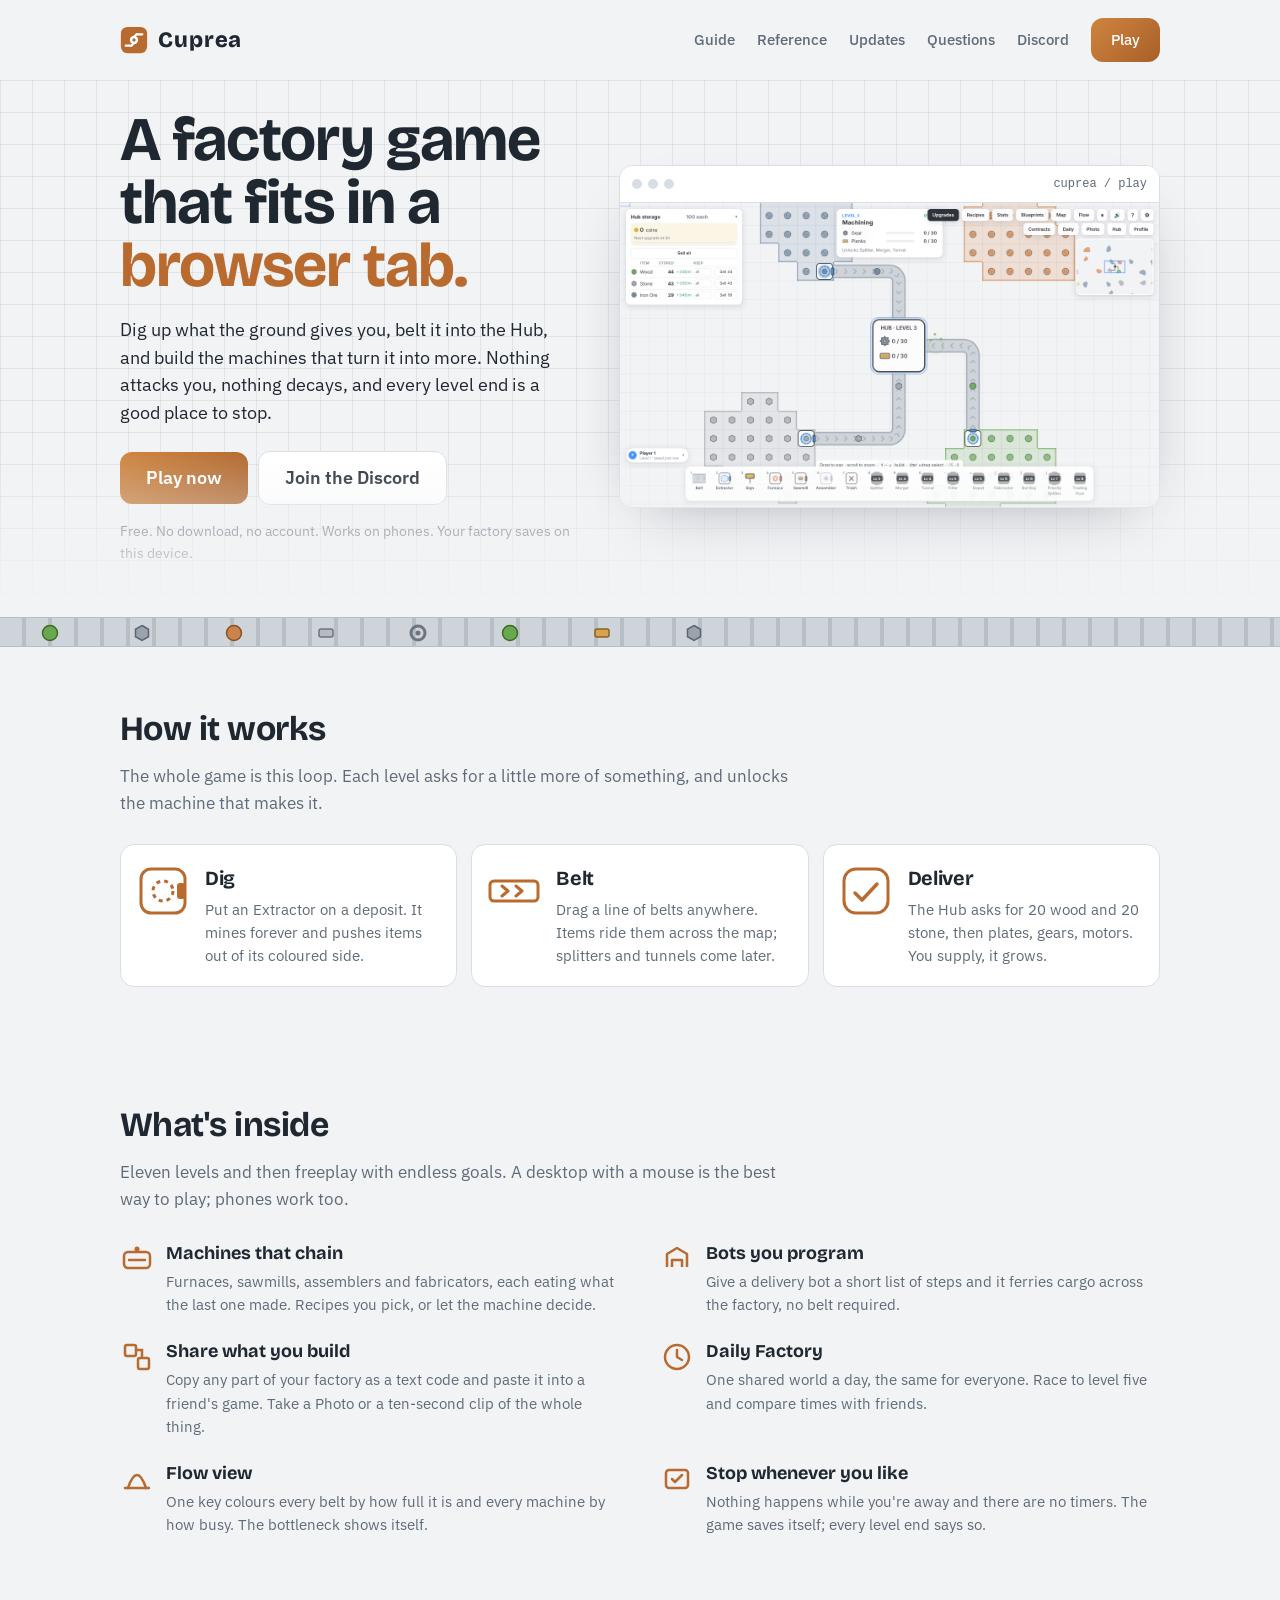
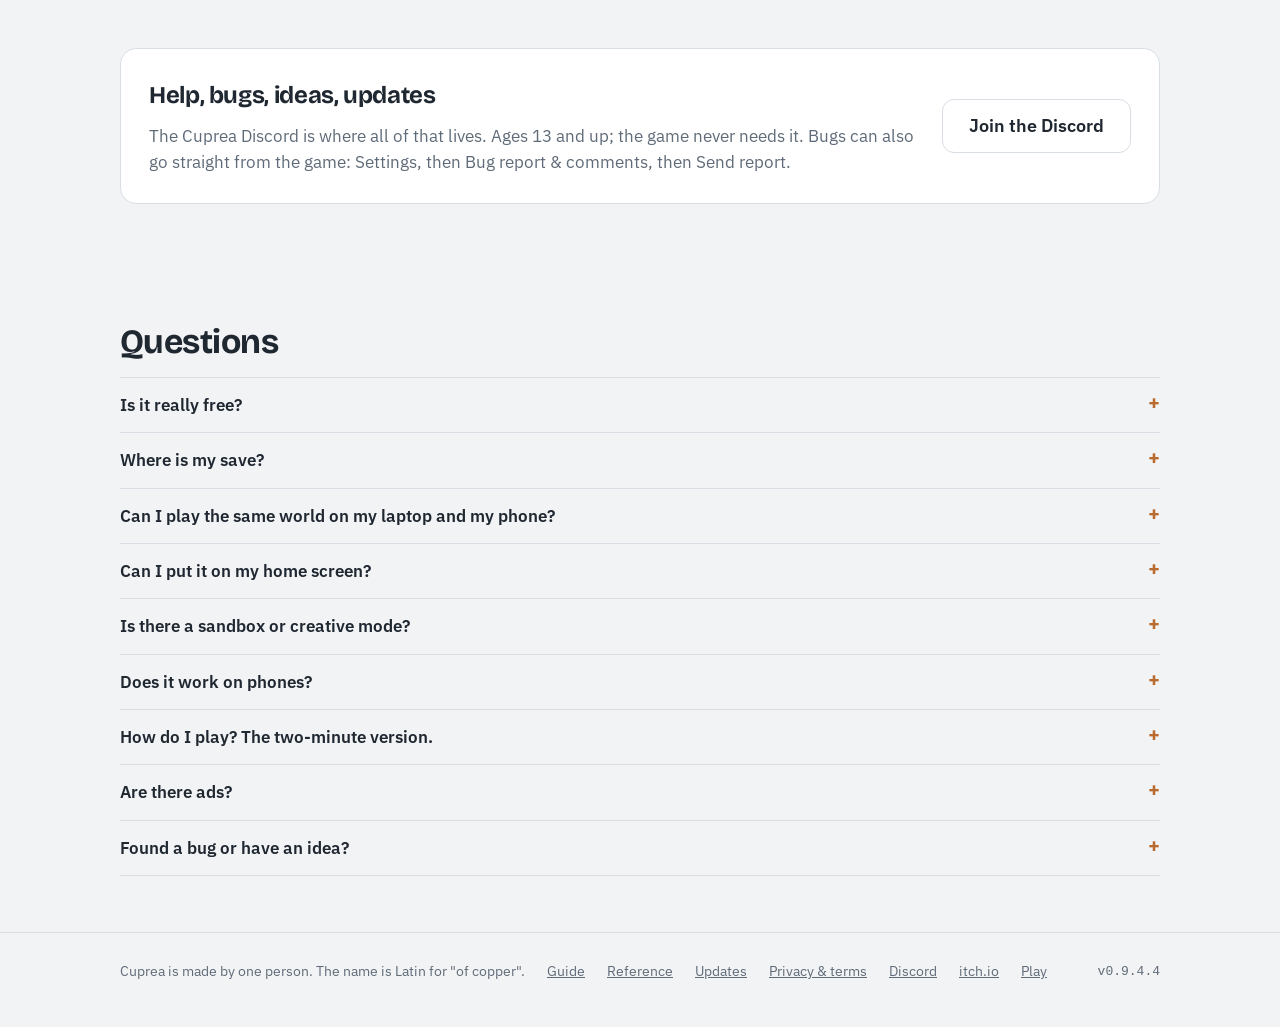
<file: index.html>
<!doctype html> <html lang="en"> <head> <meta charset="utf-8"> <meta name="viewport" content="width=device-width,initial-scale=1"> <title>Cuprea — free factory automation game in your browser</title> <meta name="description" content="Cuprea is a free factory automation game you play in the browser, on a computer or a phone: dig ore, lay belts, build furnaces and assemblers, and program little delivery bots. No download, no account, no ads."> <link rel="canonical" href="https://noice787965-droid.github.io/cuprea/"> <script type="application/ld+json"> {
    "@context": "https://schema.org",
    "@type": "VideoGame",
    "name": "Cuprea",
    "url": "https://noice787965-droid.github.io/cuprea/",
    "description": "A free factory automation game in the browser: dig ore, lay belts, build furnaces and assemblers, and program little delivery bots. Works on computers and phones; no download, no account, no ads.",
    "image": "https://noice787965-droid.github.io/cuprea/screenshot.png",
    "genre": ["Automation", "Factory building", "Puzzle", "Strategy"],
    "gamePlatform": ["Web browser", "Mobile web browser"],
    "applicationCategory": "Game",
    "operatingSystem": "Any (web browser)",
    "isAccessibleForFree": true,
    "inLanguage": "en",
    "offers": { "@type": "Offer", "price": "0", "priceCurrency": "USD" },
    "potentialAction": { "@type": "PlayAction", "target": "https://noice787965-droid.github.io/cuprea/play/" }
  } </script> <meta property="og:title" content="Cuprea — a factory game in your browser"> <meta property="og:description" content="Dig up what the ground gives you, belt it into the Hub, and build the machines that turn it into more. Free, no account, no timers."> <meta property="og:image" content="https://noice787965-droid.github.io/cuprea/screenshot.png"> <meta property="og:url" content="https://noice787965-droid.github.io/cuprea/"> <meta name="theme-color" content="#b96a2e"> <link rel="icon" href="play/favicon.svg" type="image/svg+xml"> <script async src="https://pagead2.googlesyndication.com/pagead/js/adsbygoogle.js?client=ca-pub-7729145317726444" crossorigin="anonymous"></script> <script>(()=>{const t="0d4910d3-9296-45d0-841d-be5cf43dc7ef",a=["noice787965-droid.github.io"];let e=!1;try{e="1"===localStorage.getItem("umami.disabled")}catch{}if(!a.includes(location.hostname)||e||"1"===navigator.doNotTrack||navigator.globalPrivacyControl)return;const o=()=>{try{if(!/[?&]utm_/.test(location.search))return;const t=new URL(location.href);for(const a of[...t.searchParams.keys()])a.startsWith("utm_")&&t.searchParams.delete(a);history.replaceState(history.state,"",t.pathname+(t.search||"")+t.hash)}catch{}},r=document.createElement("script");r.defer=!0,r.src="https://cloud.umami.is/script.js",r.dataset.websiteId=t,r.dataset.domains=a.join(","),r.dataset.doNotTrack="true",r.onload=o,r.onerror=o,document.head.append(r)})()</script> <link rel="preconnect" href="https://fonts.googleapis.com"> <link rel="preconnect" href="https://fonts.gstatic.com" crossorigin> <link rel="stylesheet" href="https://fonts.googleapis.com/css2?family=Bricolage+Grotesque:opsz,wght@12..96,500;12..96,700;12..96,800&family=IBM+Plex+Sans:wght@400;500;600&display=swap"> <style>:root{--paper:#f2f3f5;--panel:#ffffff;--ink:#1f2731;--muted:#5f6b78;--line:#d9dee5;--grid:rgba(40, 50, 60, 0.08);--copper:#b96a2e;--copper-deep:#8f5222;--copper-light:#e0a26f;--belt:#cfd4da;--belt-dark:#b8bec6;--focus:#3c8cff;color-scheme:light}@media (prefers-color-scheme:dark){:root{--paper:#161a20;--panel:#1f252d;--ink:#e6eaef;--muted:#9aa5b2;--line:#2c3540;--grid:rgba(255, 255, 255, 0.06);--copper:#d98a4a;--copper-deep:#b96a2e;--copper-light:#f0c091;--belt:#3a424d;--belt-dark:#2e353f;color-scheme:dark}}*{box-sizing:border-box}html{scroll-behavior:smooth}body{margin:0;font:17px/1.55 "IBM Plex Sans",system-ui,-apple-system,"Segoe UI",Roboto,sans-serif;color:var(--ink);background:var(--paper)}a{color:var(--copper)}a:focus-visible,button:focus-visible{outline:3px solid var(--focus);outline-offset:3px;border-radius:6px}h1,h2,h3{font-family:"Bricolage Grotesque","IBM Plex Sans",system-ui,sans-serif;font-weight:700;letter-spacing:-.015em;text-wrap:balance;margin:0}.wrap{width:min(1040px,100% - 40px);margin-inline:auto}@media (max-width:600px){.wrap{width:min(1040px,100% - 32px)}}.top{display:flex;align-items:center;justify-content:space-between;gap:16px;padding-block:18px}.wordmark{display:inline-flex;align-items:center;gap:10px;text-decoration:none;color:var(--ink);font-family:"Bricolage Grotesque",sans-serif;font-weight:800;font-size:22px;letter-spacing:.04em}.wordmark svg{width:28px;height:28px}.top nav{display:flex;gap:6px 22px;flex-wrap:wrap;align-items:center;font-size:15px}.top nav a{color:var(--muted);text-decoration:none;font-weight:500}.top nav a:hover{color:var(--ink)}@media (max-width:600px){.top nav a:not(.btn){display:none}}.btn{display:inline-flex;align-items:center;justify-content:center;gap:8px;min-height:44px;padding:10px 20px;border-radius:12px;border:1px solid var(--line);background:var(--panel);color:var(--ink);font-weight:600;text-decoration:none}.btn:hover{border-color:var(--copper)}.btn.primary{border:0;background:linear-gradient(135deg,#cf853f,#a85f28);color:#fff}.btn.primary:hover{filter:brightness(1.07)}.btn.big{min-height:52px;padding:12px 26px;font-size:18px}.hero{position:relative;padding-block:28px 44px;background-image:linear-gradient(var(--grid) 1px,transparent 1px),linear-gradient(90deg,var(--grid) 1px,transparent 1px);background-size:32px 32px;-webkit-mask-image:linear-gradient(to bottom,#000 70%,transparent);mask-image:linear-gradient(to bottom,#000 70%,transparent)}.hero .wrap{display:grid;grid-template-columns:minmax(0,5fr) minmax(0,6fr);gap:36px 48px;align-items:center}@media (max-width:860px){.hero .wrap{grid-template-columns:1fr}}.hero h1{font-size:clamp(38px, 5.6vw, 62px);line-height:1.02}.hero h1 .cu{color:var(--copper)}.lede{margin:18px 0 24px;max-width:34em;font-size:18px;color:var(--ink)}.cta{display:flex;flex-wrap:wrap;gap:10px;align-items:center}.fine{flex-basis:100%;margin-top:6px;color:var(--muted);font-size:14px}.shot{display:block;border-radius:14px;overflow:hidden;background:var(--panel);border:1px solid var(--line);box-shadow:0 30px 60px -30px rgba(20,30,45,.45);text-decoration:none}.shot .bar{display:flex;align-items:center;gap:6px;padding:9px 12px;border-bottom:1px solid var(--line);background:var(--panel)}.shot .bar i{width:10px;height:10px;border-radius:50%;background:var(--line)}.shot .bar span{margin-left:auto;font-size:12px;color:var(--muted);font-family:ui-monospace,Menlo,Consolas,monospace}.shot img{display:block;width:100%;height:auto}.conveyor{position:relative;height:30px;margin-block:8px 0;overflow:hidden;background:var(--belt);border-block:1px solid var(--belt-dark)}.conveyor .treads{position:absolute;inset:0;background:repeating-linear-gradient(90deg,transparent 0 22px,var(--belt-dark) 22px 26px);animation:treads .9s linear infinite}.conveyor .cargo{position:absolute;top:5px;left:0;display:flex;gap:72px;padding-left:40px;white-space:nowrap;animation:cargo 26s linear -11s infinite}.conveyor .cargo svg{width:20px;height:20px;display:block}@keyframes treads{to{background-position:26px 0}}@keyframes cargo{from{transform:translateX(-60vw)}to{transform:translateX(100vw)}}@media (prefers-reduced-motion:reduce){.conveyor .cargo,.conveyor .treads{animation:none}html{scroll-behavior:auto}}section{padding-block:56px}section h2{font-size:clamp(26px, 3.2vw, 34px);margin-bottom:8px}.sub{margin:0 0 28px;max-width:40em;color:var(--muted)}.steps{display:grid;grid-template-columns:repeat(3,minmax(0,1fr));gap:14px}@media (max-width:760px){.steps{grid-template-columns:1fr}}.step{display:grid;grid-template-columns:56px 1fr;gap:14px;align-items:start;padding:18px 18px 18px 14px;border-radius:14px;background:var(--panel);border:1px solid var(--line)}.step svg{width:56px;height:56px}.step h3{font-size:20px;margin-bottom:4px}.step p{margin:0;color:var(--muted);font-size:15px}.facts{display:grid;grid-template-columns:repeat(2,minmax(0,1fr));gap:22px 40px}@media (max-width:760px){.facts{grid-template-columns:1fr}}.fact{display:grid;grid-template-columns:34px 1fr;gap:12px;align-items:start}.fact svg{width:34px;height:34px;margin-top:2px}.fact b{display:block;font-family:"Bricolage Grotesque",sans-serif;font-size:18px;font-weight:700}.fact p{margin:2px 0 0;color:var(--muted);font-size:15px}.faq details{border-bottom:1px solid var(--line);padding:14px 0}.faq details:first-of-type{border-top:1px solid var(--line)}.faq summary{cursor:pointer;font-weight:600;font-size:17px;list-style:none;display:flex;justify-content:space-between;gap:16px}.faq summary::-webkit-details-marker{display:none}.faq summary::after{content:"+";color:var(--copper);font-weight:700;font-size:20px;line-height:1}.faq details[open] summary::after{content:"–"}.faq p{margin:10px 0 0;color:var(--muted);max-width:60em}.join{padding:28px;border-radius:16px;background:var(--panel);border:1px solid var(--line);display:grid;grid-template-columns:1fr auto;gap:18px;align-items:center}@media (max-width:760px){.join{grid-template-columns:1fr}}.join h2{font-size:24px}.join p{margin:6px 0 0;color:var(--muted)}footer{padding-block:28px 44px;border-top:1px solid var(--line);color:var(--muted);font-size:14px}footer .wrap{display:flex;flex-wrap:wrap;gap:8px 22px;align-items:center}footer a{color:inherit}footer .ver{margin-left:auto;font-family:ui-monospace,Menlo,Consolas,monospace;font-size:13px}kbd{font:13px ui-monospace,Menlo,Consolas,monospace;padding:1px 6px;border:1px solid var(--line);border-bottom-width:2px;border-radius:5px;background:var(--panel)}</style> </head> <body> <header class="wrap top"> <a class="wordmark" href="./" aria-label="Cuprea home"> <svg viewBox="0 0 64 64" aria-hidden="true"><rect x="2" y="2" width="60" height="60" rx="15" fill="#b96a2e"/><g fill="none" stroke="#fff" stroke-width="5" stroke-linecap="round"><path d="M13 45h13M38 19h13"/><path d="M26 45l6-6M38 19l-6 6"/></g><circle cx="32" cy="32" r="9.5" fill="#fff"/><circle cx="32" cy="32" r="3.8" fill="#b96a2e"/></svg> Cuprea </a> <nav aria-label="Page"> <a href="guide/">Guide</a> <a href="reference/">Reference</a> <a href="updates/">Updates</a> <a href="#faq">Questions</a> <a href="https://discord.gg/RqNg62fHZJ" rel="noopener" data-umami-event="discord-nav">Discord</a> <a class="btn primary" href="play/" data-umami-event="play-nav">Play</a> </nav> </header> <section class="hero" aria-labelledby="h1"> <div class="wrap"> <div> <h1 id="h1">A factory game that fits in a <span class="cu">browser tab.</span></h1> <p class="lede">Dig up what the ground gives you, belt it into the Hub, and build the machines that turn it into more. Nothing attacks you, nothing decays, and every level end is a good place to stop.</p> <div class="cta"> <a class="btn primary big" href="play/" data-umami-event="play-now">Play now</a> <a class="btn big" href="https://discord.gg/RqNg62fHZJ" rel="noopener" data-umami-event="discord-hero">Join the Discord</a> <span class="fine">Free. No download, no account. Works on phones. Your factory saves on this device.</span> </div> </div> <a class="shot" href="play/" aria-label="Open the game" data-umami-event="play-shot"> <div class="bar" aria-hidden="true"><i></i><i></i><i></i><span>cuprea / play</span></div> <img src="screenshot.png" width="1280" height="720" alt="A small Cuprea factory: three extractors on wood, stone and iron deposits feeding belts into the central Hub"> </a> </div> </section> <div class="conveyor" aria-hidden="true"> <div class="treads"></div> <div class="cargo"> <svg viewBox="0 0 20 20"><circle cx="10" cy="10" r="7.5" fill="#6aa84f" stroke="#3d6b2c" stroke-width="1.5"/></svg> <svg viewBox="0 0 20 20"><path d="M10 2.5l6.5 3.75v7.5L10 17.5l-6.5-3.75v-7.5z" fill="#9aa3ad" stroke="#5d6670" stroke-width="1.5"/></svg> <svg viewBox="0 0 20 20"><circle cx="10" cy="10" r="7.5" fill="#c9834b" stroke="#8a5222" stroke-width="1.5"/></svg> <svg viewBox="0 0 20 20"><rect x="3" y="6" width="14" height="8" rx="2" fill="#b7bcc4" stroke="#6d757f" stroke-width="1.5"/></svg> <svg viewBox="0 0 20 20"><circle cx="10" cy="10" r="7" fill="none" stroke="#6d757f" stroke-width="3"/><circle cx="10" cy="10" r="2.5" fill="#6d757f"/></svg> <svg viewBox="0 0 20 20"><circle cx="10" cy="10" r="7.5" fill="#6aa84f" stroke="#3d6b2c" stroke-width="1.5"/></svg> <svg viewBox="0 0 20 20"><rect x="3" y="6" width="14" height="8" rx="2" fill="#d6a34e" stroke="#8a6220" stroke-width="1.5"/></svg> <svg viewBox="0 0 20 20"><path d="M10 2.5l6.5 3.75v7.5L10 17.5l-6.5-3.75v-7.5z" fill="#9aa3ad" stroke="#5d6670" stroke-width="1.5"/></svg> </div> </div> <section id="how" class="wrap" aria-labelledby="how-h"> <h2 id="how-h">How it works</h2> <p class="sub">The whole game is this loop. Each level asks for a little more of something, and unlocks the machine that makes it.</p> <div class="steps"> <div class="step"> <svg viewBox="0 0 56 56" aria-hidden="true"><rect x="6" y="6" width="44" height="44" rx="10" fill="none" stroke="#b96a2e" stroke-width="3"/><circle cx="28" cy="28" r="10" fill="none" stroke="#b96a2e" stroke-width="3" stroke-dasharray="4 4"/><rect x="42" y="20" width="8" height="16" rx="3" fill="#b96a2e"/></svg> <div><h3>Dig</h3><p>Put an Extractor on a deposit. It mines forever and pushes items out of its coloured side.</p></div> </div> <div class="step"> <svg viewBox="0 0 56 56" aria-hidden="true"><rect x="4" y="18" width="48" height="20" rx="4" fill="none" stroke="#b96a2e" stroke-width="3"/><path d="M16 23l6 5-6 5M30 23l6 5-6 5" fill="none" stroke="#b96a2e" stroke-width="3" stroke-linecap="round" stroke-linejoin="round"/></svg> <div><h3>Belt</h3><p>Drag a line of belts anywhere. Items ride them across the map; splitters and tunnels come later.</p></div> </div> <div class="step"> <svg viewBox="0 0 56 56" aria-hidden="true"><rect x="6" y="6" width="44" height="44" rx="12" fill="none" stroke="#b96a2e" stroke-width="3"/><path d="M17 30l7 7 15-16" fill="none" stroke="#b96a2e" stroke-width="3.5" stroke-linecap="round" stroke-linejoin="round"/></svg> <div><h3>Deliver</h3><p>The Hub asks for 20 wood and 20 stone, then plates, gears, motors. You supply, it grows.</p></div> </div> </div> </section> <section id="inside" class="wrap" aria-labelledby="inside-h"> <h2 id="inside-h">What's inside</h2> <p class="sub">Eleven levels and then freeplay with endless goals. A desktop with a mouse is the best way to play; phones work too.</p> <div class="facts"> <div class="fact"> <svg viewBox="0 0 34 34" aria-hidden="true"><rect x="4" y="10" width="26" height="16" rx="4" fill="none" stroke="#b96a2e" stroke-width="2.5"/><path d="M9 18h16" stroke="#b96a2e" stroke-width="2.5" stroke-linecap="round"/><circle cx="17" cy="7" r="2.5" fill="#b96a2e"/></svg> <div><b>Machines that chain</b><p>Furnaces, sawmills, assemblers and fabricators, each eating what the last one made. Recipes you pick, or let the machine decide.</p></div> </div> <div class="fact"> <svg viewBox="0 0 34 34" aria-hidden="true"><path d="M7 25V12l10-6 10 6v13" fill="none" stroke="#b96a2e" stroke-width="2.5" stroke-linejoin="round"/><path d="M12 25v-7h10v7" fill="none" stroke="#b96a2e" stroke-width="2.5" stroke-linejoin="round"/></svg> <div><b>Bots you program</b><p>Give a delivery bot a short list of steps and it ferries cargo across the factory, no belt required.</p></div> </div> <div class="fact"> <svg viewBox="0 0 34 34" aria-hidden="true"><rect x="5" y="5" width="11" height="11" rx="2" fill="none" stroke="#b96a2e" stroke-width="2.5"/><rect x="18" y="18" width="11" height="11" rx="2" fill="none" stroke="#b96a2e" stroke-width="2.5"/><path d="M16 10h6v6" fill="none" stroke="#b96a2e" stroke-width="2.5" stroke-linecap="round"/></svg> <div><b>Share what you build</b><p>Copy any part of your factory as a text code and paste it into a friend's game. Take a Photo or a ten-second clip of the whole thing.</p></div> </div> <div class="fact"> <svg viewBox="0 0 34 34" aria-hidden="true"><circle cx="17" cy="17" r="12" fill="none" stroke="#b96a2e" stroke-width="2.5"/><path d="M17 10v7l5 3" fill="none" stroke="#b96a2e" stroke-width="2.5" stroke-linecap="round" stroke-linejoin="round"/></svg> <div><b>Daily Factory</b><p>One shared world a day, the same for everyone. Race to level five and compare times with friends.</p></div> </div> <div class="fact"> <svg viewBox="0 0 34 34" aria-hidden="true"><path d="M8 26c3-9 6-13 9-13s6 4 9 13" fill="none" stroke="#b96a2e" stroke-width="2.5" stroke-linecap="round"/><path d="M5 26h24" stroke="#b96a2e" stroke-width="2.5" stroke-linecap="round"/></svg> <div><b>Flow view</b><p>One key colours every belt by how full it is and every machine by how busy. The bottleneck shows itself.</p></div> </div> <div class="fact"> <svg viewBox="0 0 34 34" aria-hidden="true"><rect x="6" y="8" width="22" height="18" rx="3" fill="none" stroke="#b96a2e" stroke-width="2.5"/><path d="M12 17l3 3 7-7" fill="none" stroke="#b96a2e" stroke-width="2.5" stroke-linecap="round" stroke-linejoin="round"/></svg> <div><b>Stop whenever you like</b><p>Nothing happens while you're away and there are no timers. The game saves itself; every level end says so.</p></div> </div> </div> </section> <section class="wrap" aria-label="Community"> <div class="join"> <div> <h2>Help, bugs, ideas, updates</h2> <p>The Cuprea Discord is where all of that lives. Ages 13 and up; the game never needs it. Bugs can also go straight from the game: Settings, then Bug report &amp; comments, then Send report.</p> </div> <a class="btn big" href="https://discord.gg/RqNg62fHZJ" rel="noopener" data-umami-event="discord-join">Join the Discord</a> </div> </section> <section id="faq" class="wrap faq" aria-labelledby="faq-h"> <h2 id="faq-h">Questions</h2> <details><summary>Is it really free?</summary><p>Yes. This web version is the full game as it exists today. If it ever comes to Steam, that version will be a paid download with extra content, and the web version stays free.</p></details> <details><summary>Where is my save?</summary><p>In this browser, on this device (browser storage). Clearing site data deletes it, and private windows forget it. Use <b>Settings → Export</b> (or <b>Copy</b>) to back it up, and <b>Import</b> to bring it back on another device. The game also keeps your last three autosaves under <b>Settings → Restore a backup</b>.</p></details> <details><summary>Can I play the same world on my laptop and my phone?</summary><p>Yes. <b>Profiles → Sync</b> gives a profile a secret code and a link. Send the link to yourself and open it on the other device, and the same world appears there (or type the code under <b>Link a synced profile</b>). The game then saves to the cloud while you play and loads the newest copy when you come back. No account, no email, nothing personal: the link is the key, so keep it to yourself. Profiles without Sync never leave your device.</p></details> <details><summary>Can I put it on my home screen?</summary><p>Yes. On an iPhone or iPad: <b>Share → Add to Home Screen</b>. On Android: the browser menu → <b>Install app</b> (or <b>Add to Home screen</b>). On a computer, Chrome and Edge show an install button in the address bar. It then opens like an app, full screen, and works without a connection. One thing to know on iPhone: the Home Screen copy keeps its own save (which Safari doesn't clear), so to bring a factory along, turn on <b>Profiles → Sync</b> in the browser first and use <b>Link a synced profile</b> in the app.</p></details> <details><summary>Is there a sandbox or creative mode?</summary><p>Yes, once one of your factories has finished level 5: <b>Sandbox</b> in the menu opens a world of its own where everything is unlocked and building is free, with an Item Source that makes any item. Blueprints you save there wait in your real factory.</p></details> <details><summary>Does it work on phones?</summary><p>Yes, with touch controls built for fingers: tap a tile to park a see-through ghost, tap it again to build. One finger pans, two fingers zoom. A desktop with a mouse is still the best way to play big factories.</p></details> <details><summary>How do I play? The two-minute version.</summary><p>Press <kbd>2</kbd> for the Extractor and drop it on a coloured deposit; its arrow shows where items come out. Press <kbd>1</kbd> for Belts and drag a line from the extractor into the Hub in the middle; <kbd>R</kbd> rotates. When the level panel fills up, pick the next goal or stop. The game saved already. The <a href="guide/">beginner's guide</a> walks through every level, and the <a href="reference/">reference</a> lists every building and recipe.</p></details> <details><summary>Are there ads?</summary><p>Not in this version. If one small ad ever appears beside the game on wide screens, it will be to help pay for hosting; it would never sit over the game, and the <a href="privacy.html">privacy page</a> says what the ad provider could collect.</p></details> <details><summary>Found a bug or have an idea?</summary><p>Open <b>Settings → Bug report &amp; comments</b> inside the game, write what happened and press <b>Send report</b>; it reaches the developer directly, with optional anonymous play stats. You can also post it in <a href="https://discord.gg/RqNg62fHZJ" rel="noopener" data-umami-event="discord-faq">the Discord</a> (ages 13+).</p></details> </section> <footer> <div class="wrap"> <span>Cuprea is made by one person. The name is Latin for "of copper".</span> <a href="guide/">Guide</a> <a href="reference/">Reference</a> <a href="updates/">Updates</a> <a href="privacy.html">Privacy &amp; terms</a> <a href="https://discord.gg/RqNg62fHZJ" rel="noopener" data-umami-event="discord-footer">Discord</a> <a href="https://noice7879.itch.io/cuprea" rel="noopener" data-umami-event="itch-footer">itch.io</a> <a href="play/" data-umami-event="play-footer">Play</a> <span class="ver">v0.9.4.4</span> </div> </footer> </body> </html>
</file>
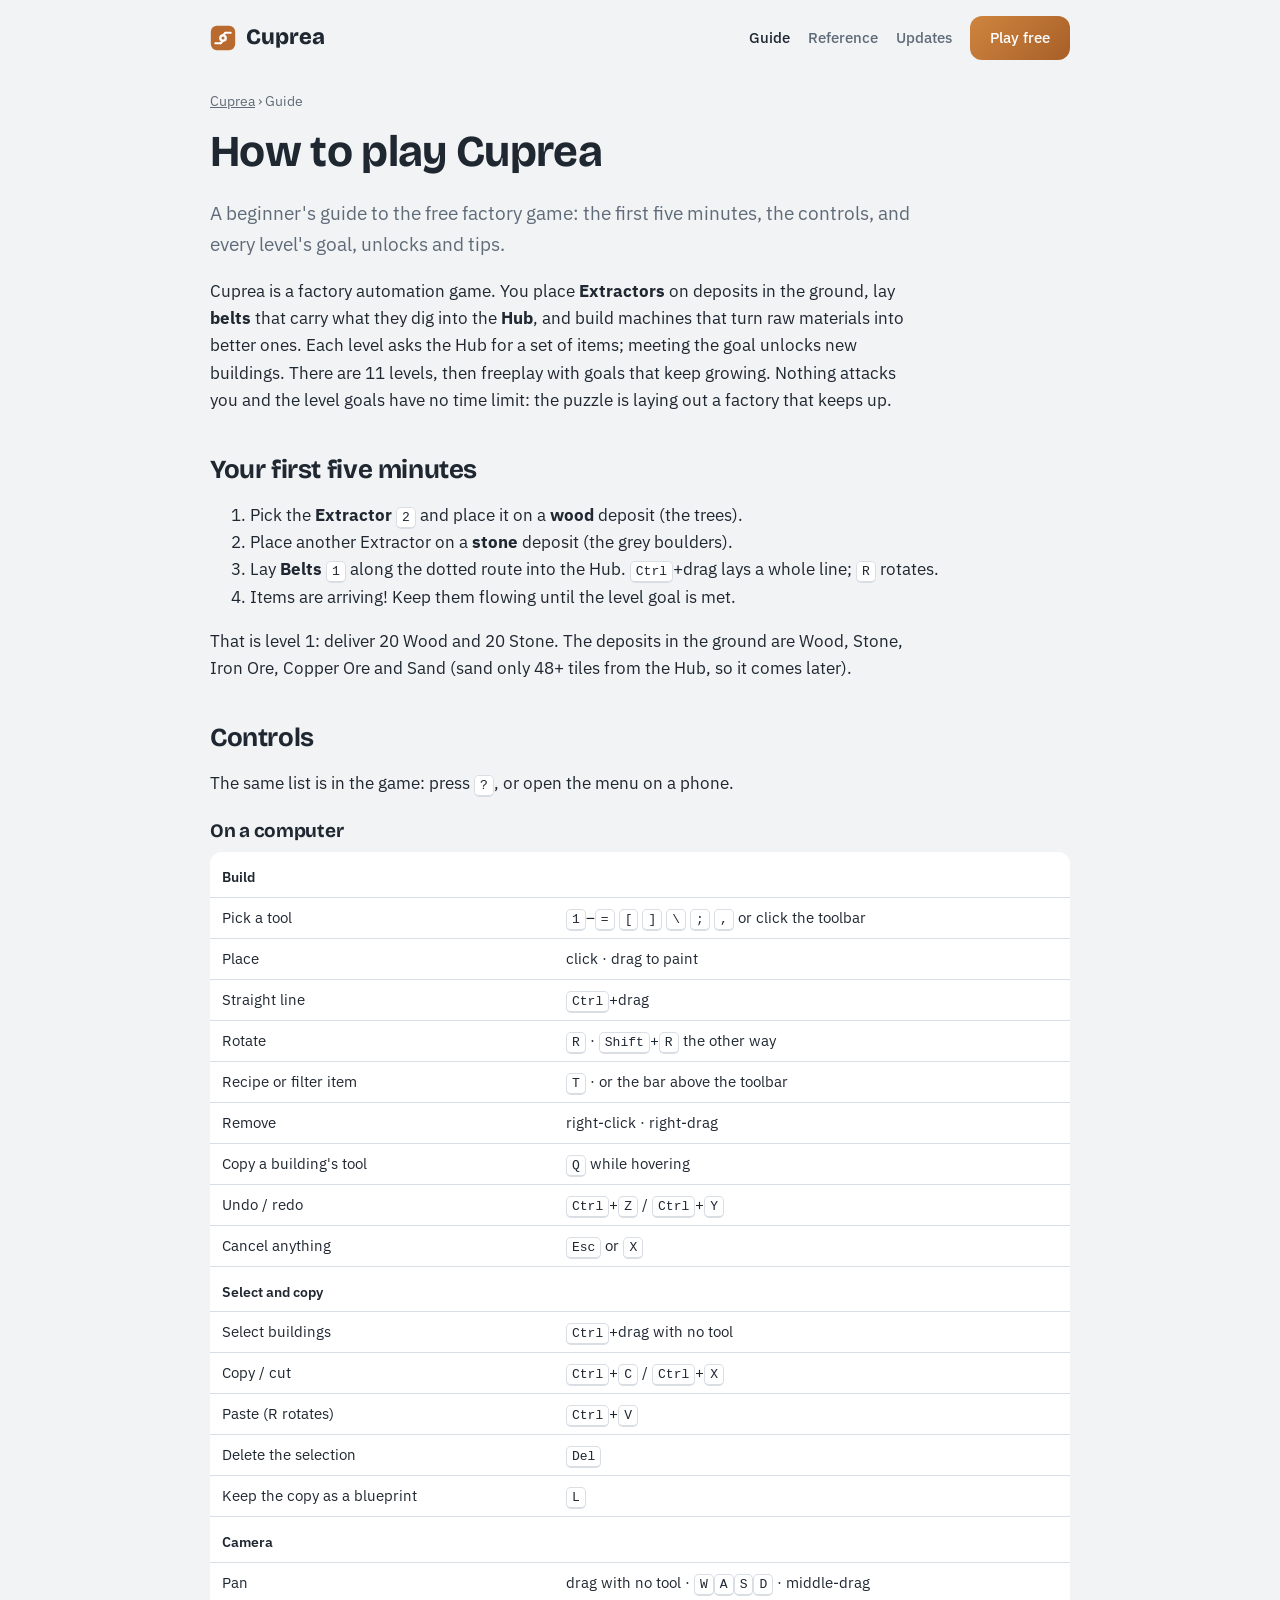
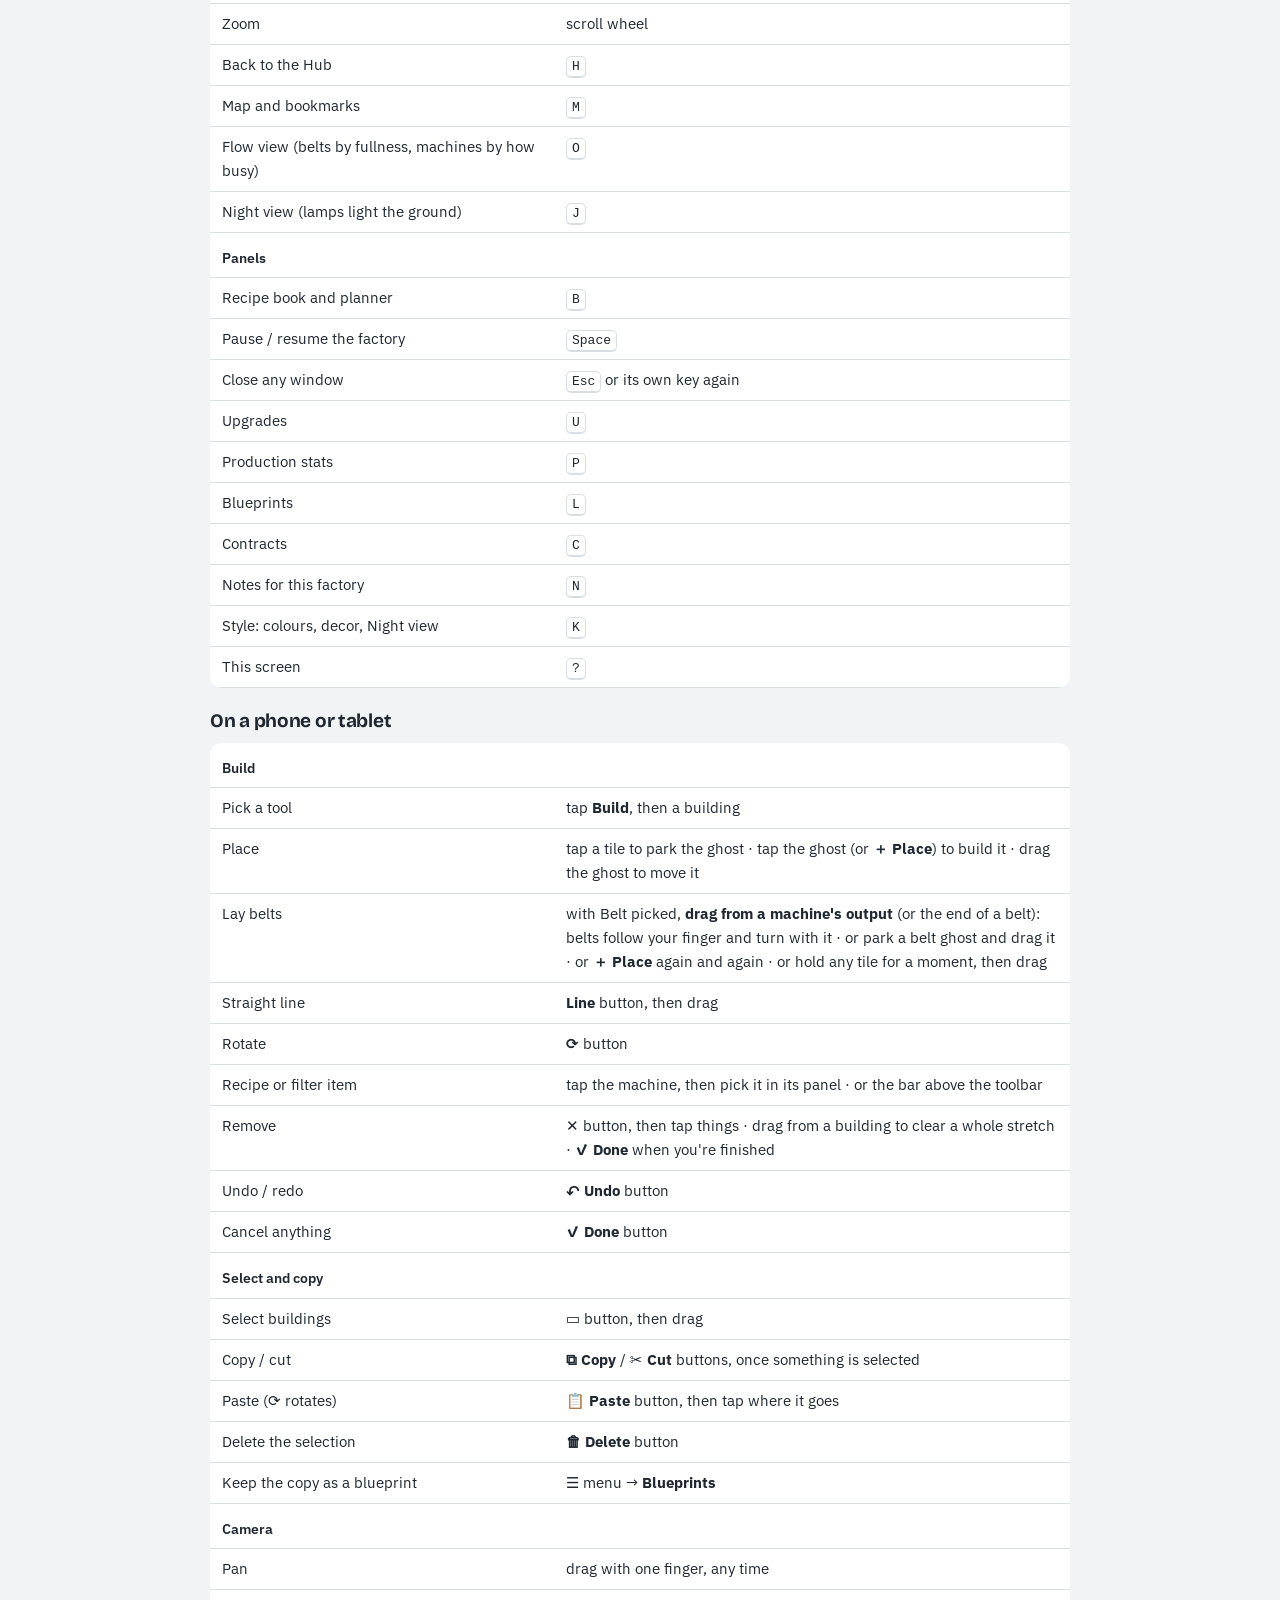
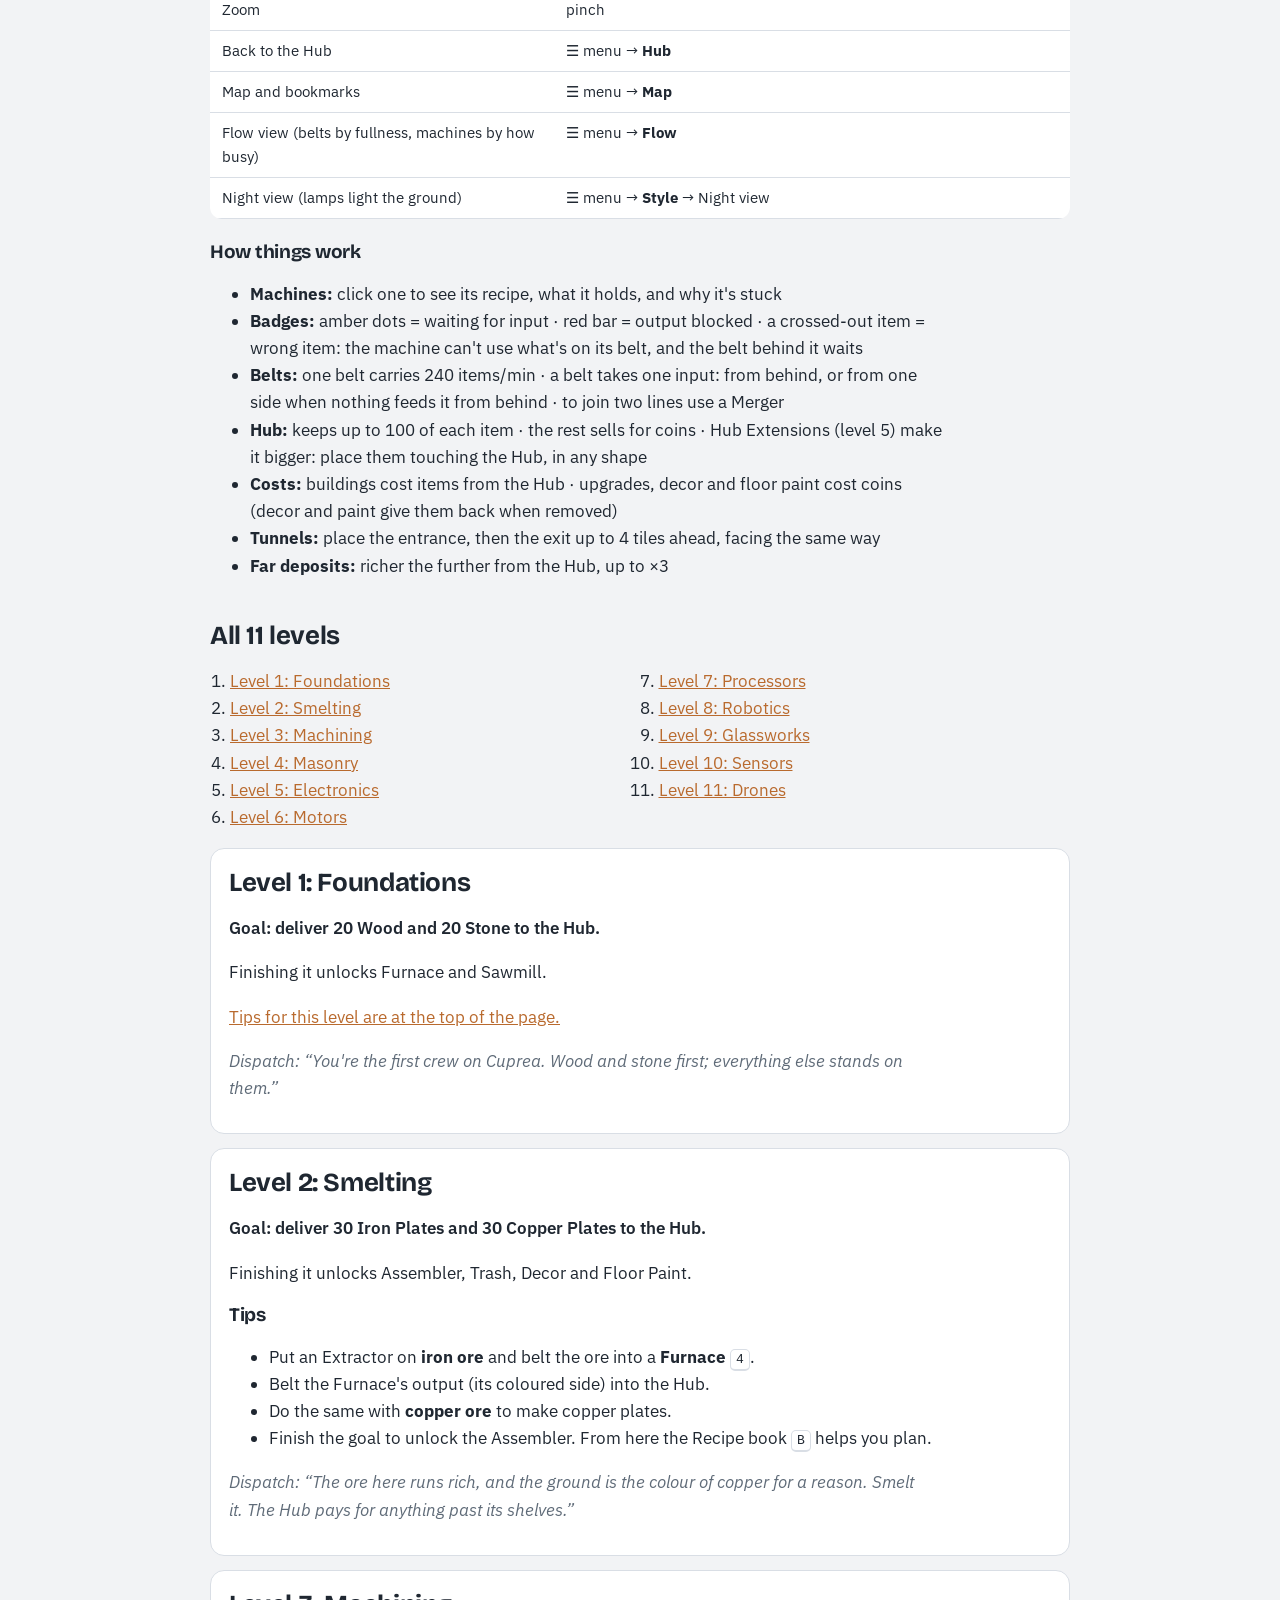
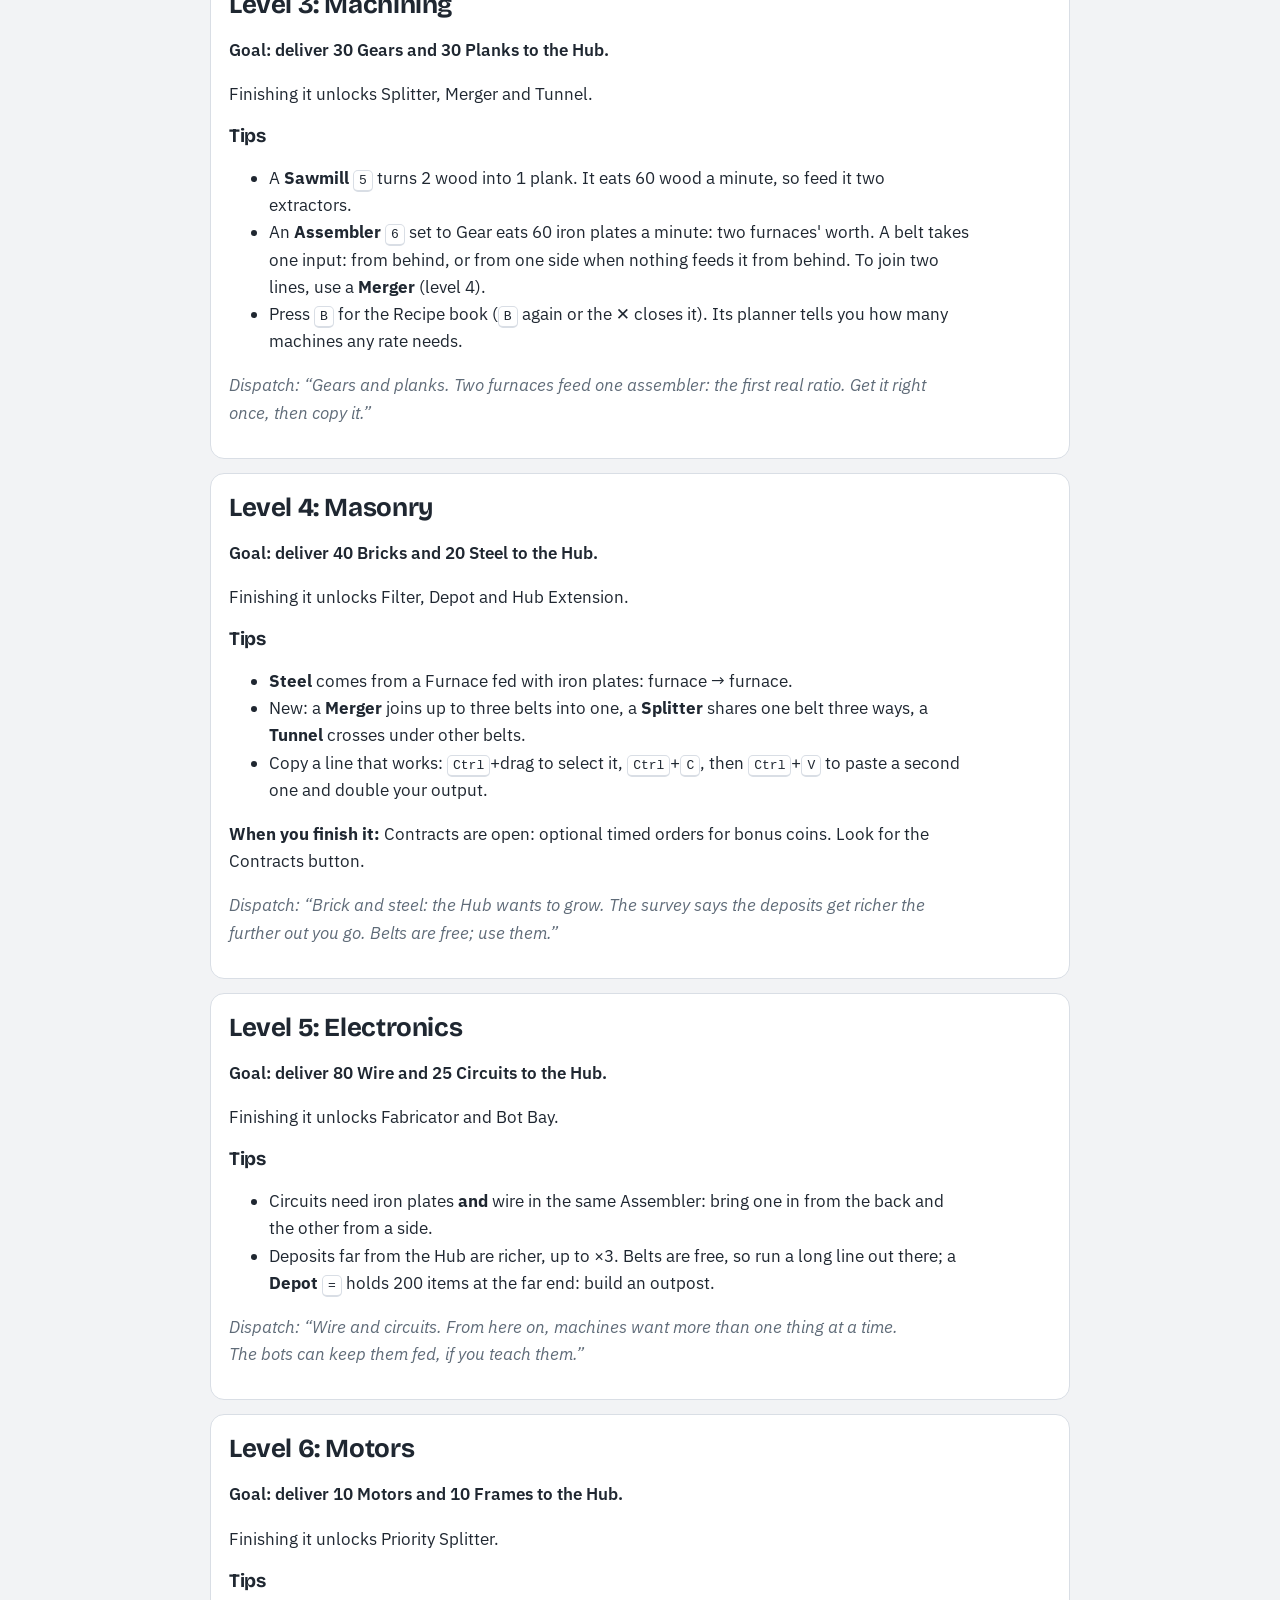
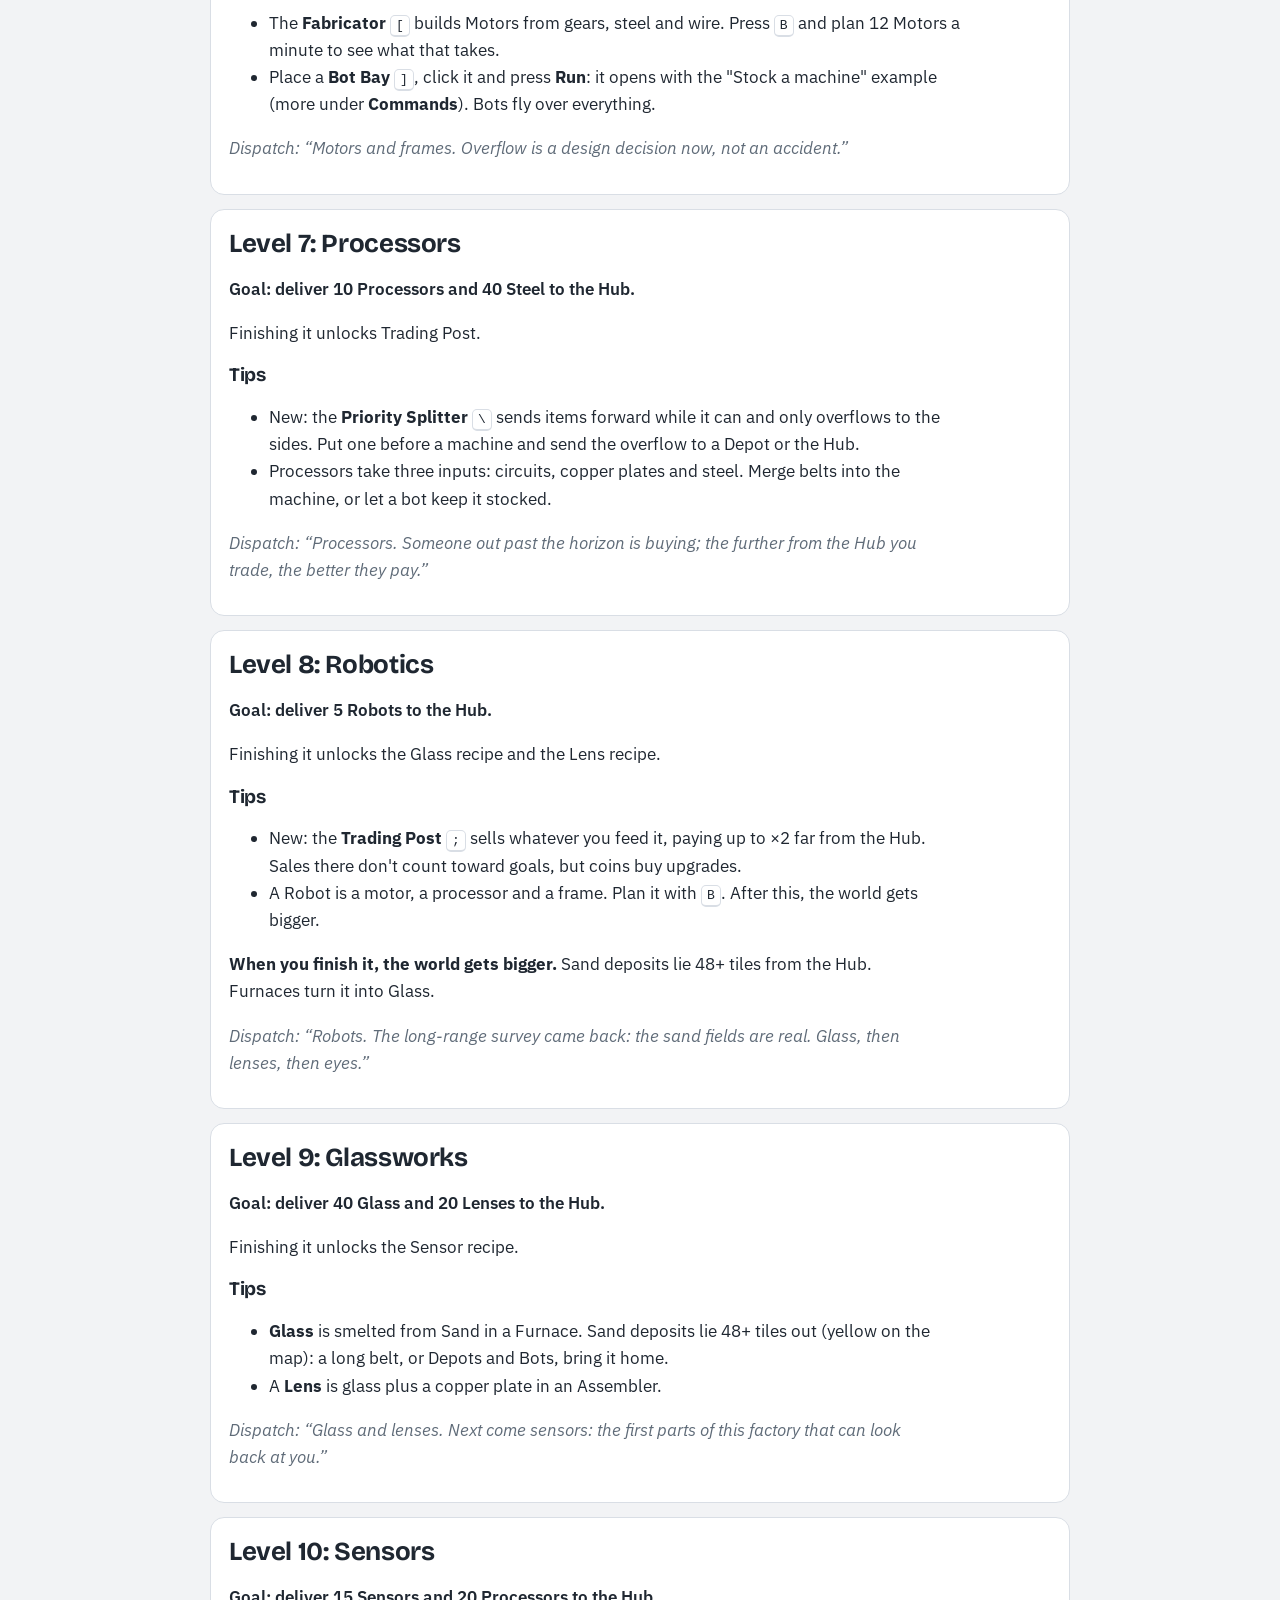
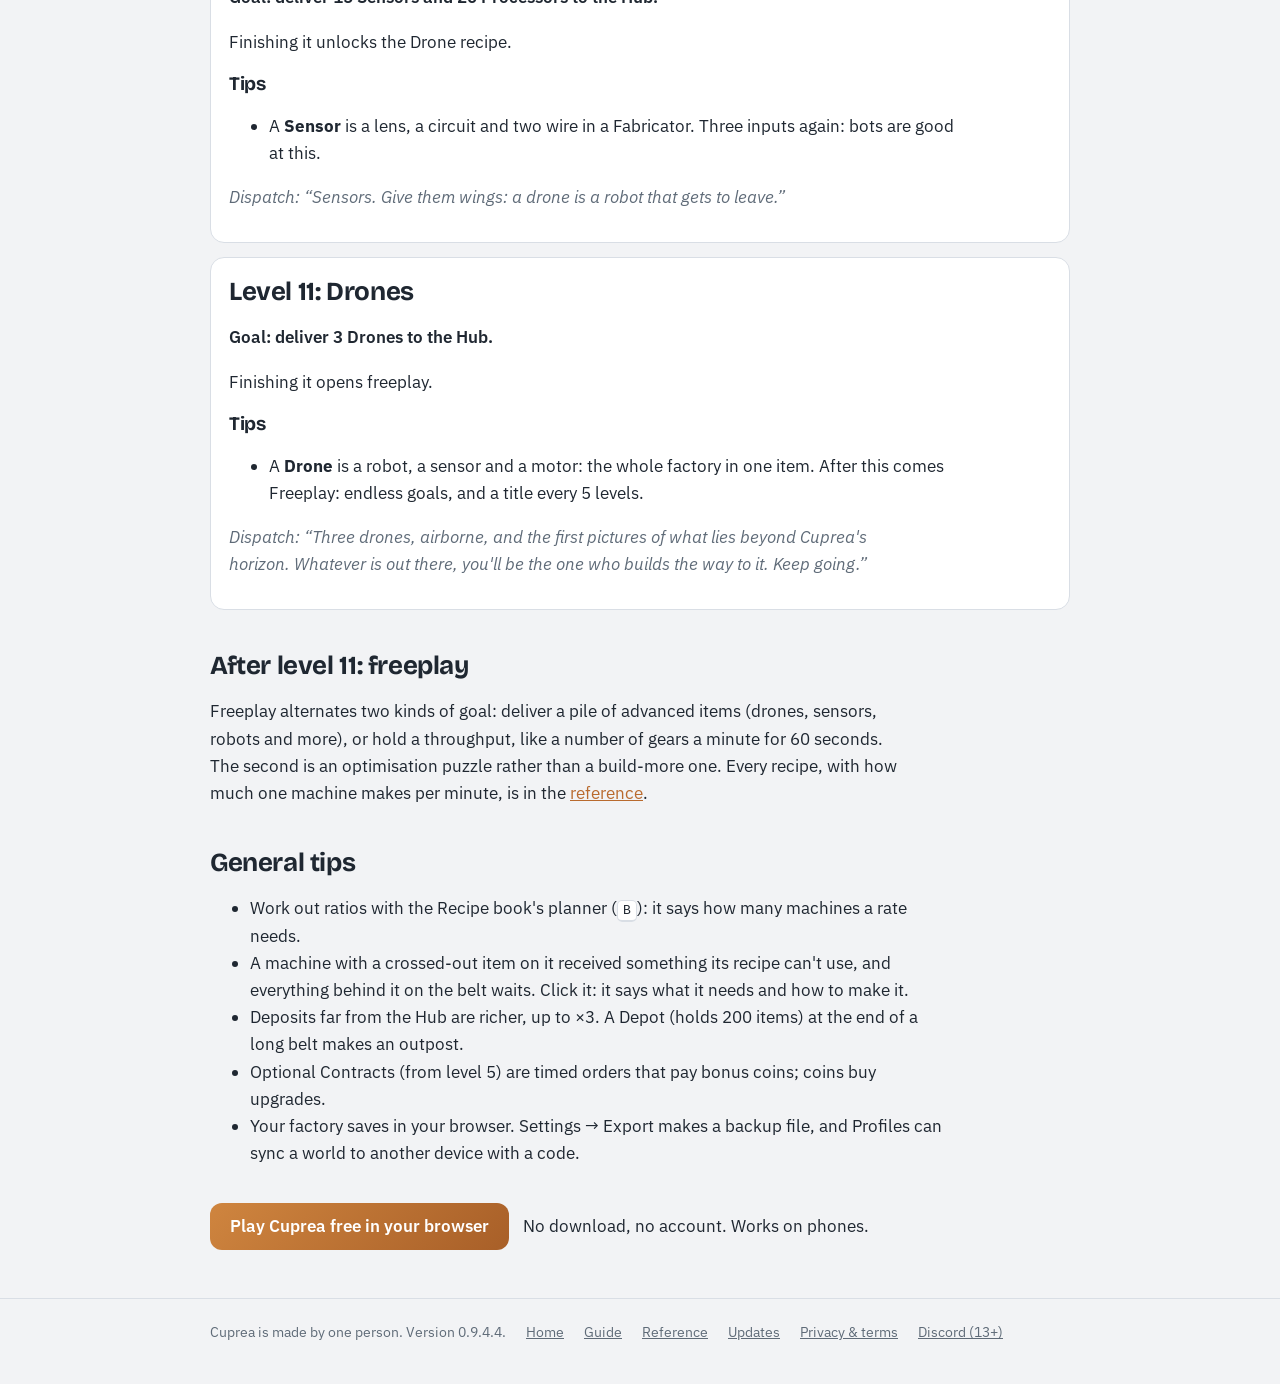
<file: guide/index.html>
<!doctype html>
<html lang="en">
<head>
  <meta charset="utf-8">
  <meta name="viewport" content="width=device-width, initial-scale=1">
  <title>How to play Cuprea: beginner's guide and all levels</title>
  <meta name="description" content="How to play Cuprea, the free browser factory game: your first five minutes, the controls on computer and phone, and the goal, unlocks and tips for all 11 levels.">
  <link rel="canonical" href="https://noice787965-droid.github.io/cuprea/guide/">
  <meta property="og:title" content="How to play Cuprea: beginner's guide and all levels">
  <meta property="og:description" content="How to play Cuprea, the free browser factory game: your first five minutes, the controls on computer and phone, and the goal, unlocks and tips for all 11 levels.">
  <meta property="og:type" content="article">
  <meta property="og:url" content="https://noice787965-droid.github.io/cuprea/guide/">
  <meta property="og:image" content="https://noice787965-droid.github.io/cuprea/screenshot.png">
  <meta name="theme-color" content="#b96a2e">
  <link rel="icon" href="../play/favicon.svg" type="image/svg+xml">
  <link rel="preconnect" href="https://fonts.googleapis.com">
  <link rel="preconnect" href="https://fonts.gstatic.com" crossorigin>
  <link rel="stylesheet" href="https://fonts.googleapis.com/css2?family=Bricolage+Grotesque:opsz,wght@12..96,700;12..96,800&family=IBM+Plex+Sans:wght@400;500;600&display=swap">
  <style>
:root { --paper:#f2f3f5; --panel:#fff; --ink:#1f2731; --muted:#5f6b78; --line:#d9dee5; --copper:#b96a2e; --copper-deep:#8f5222; --focus:#3c8cff; color-scheme: light; }
@media (prefers-color-scheme: dark) { :root { --paper:#161a20; --panel:#1f252d; --ink:#e6eaef; --muted:#9aa5b2; --line:#2c3540; --copper:#d98a4a; --copper-deep:#f0c091; color-scheme: dark; } }
* { box-sizing: border-box; }
body { margin: 0; font: 17px/1.6 "IBM Plex Sans", system-ui, -apple-system, "Segoe UI", Roboto, sans-serif; color: var(--ink); background: var(--paper); }
a { color: var(--copper); }
a:focus-visible { outline: 3px solid var(--focus); outline-offset: 3px; border-radius: 6px; }
h1, h2, h3 { font-family: "Bricolage Grotesque", "IBM Plex Sans", system-ui, sans-serif; letter-spacing: -0.015em; text-wrap: balance; line-height: 1.2; }
h1 { font-size: clamp(30px, 5vw, 44px); margin: 8px 0 12px; }
h2 { font-size: 26px; margin: 40px 0 10px; }
h3 { font-size: 19px; margin: 22px 0 6px; }
.wrap { width: min(860px, 100% - 40px); margin-inline: auto; }
@media (max-width: 600px) { .wrap { width: calc(100% - 32px); } }
.top { display: flex; align-items: center; justify-content: space-between; gap: 12px; padding-block: 16px; flex-wrap: wrap; }
.wordmark { display: inline-flex; align-items: center; gap: 10px; text-decoration: none; color: var(--ink); font-family: "Bricolage Grotesque", sans-serif; font-weight: 800; font-size: 22px; }
.wordmark svg { width: 26px; height: 26px; }
.top nav { display: flex; gap: 6px 18px; flex-wrap: wrap; align-items: center; font-size: 15px; }
.top nav a { color: var(--muted); text-decoration: none; font-weight: 500; }
.top nav a[aria-current] { color: var(--ink); }
.btn { display: inline-flex; align-items: center; justify-content: center; min-height: 44px; padding: 10px 20px; border-radius: 12px; font-weight: 600; text-decoration: none; }
.btn.primary { background: linear-gradient(135deg, #cf853f, #a85f28); color: #fff !important; }
.lede { font-size: 19px; color: var(--muted); max-width: 64ch; }
main p, main li { max-width: 70ch; }
.crumbs { font-size: 14px; color: var(--muted); }
.crumbs a { color: var(--muted); }
.card { background: var(--panel); border: 1px solid var(--line); border-radius: 14px; padding: 14px 18px; margin: 14px 0; }
.card h2, .card h3 { margin-top: 4px; }
.goal { font-weight: 600; }
.story { color: var(--muted); font-style: italic; }
kbd { font: 13px/1 ui-monospace, SFMono-Regular, Menlo, monospace; border: 1px solid var(--line); border-bottom-width: 2px; border-radius: 5px; padding: 2px 5px; background: var(--panel); }
.scroll { overflow-x: auto; margin: 10px 0; }
table { border-collapse: collapse; min-width: 100%; font-size: 15px; background: var(--panel); border-radius: 12px; overflow: hidden; }
th, td { text-align: left; padding: 8px 12px; border-bottom: 1px solid var(--line); vertical-align: top; }
th { font-size: 13px; color: var(--muted); font-weight: 600; }
table.keys th { padding-top: 14px; color: var(--ink); font-size: 14px; }
table.keys td:first-child { width: 40%; }
@media (max-width: 600px) {
  table.stack, table.stack tbody { display: block; min-width: 0; }
  table.stack thead { display: none; }
  table.stack tr { display: block; padding: 10px 14px; border-bottom: 1px solid var(--line); }
  table.stack td { display: block; padding: 2px 0; border: 0; text-align: left; white-space: normal; }
  table.stack td[data-l] { display: inline-block; margin-right: 16px; }
  table.stack td[data-l]::before { content: attr(data-l) ": "; color: var(--muted); font-size: 13px; }
  table.keys td:first-child { width: auto; }
}
td.num, th.num { text-align: right; font-variant-numeric: tabular-nums; white-space: nowrap; }
code, pre { font: 14px/1.5 ui-monospace, SFMono-Regular, Menlo, monospace; }
pre { background: var(--panel); border: 1px solid var(--line); border-radius: 12px; padding: 12px 14px; overflow-x: auto; }
.toc { columns: 2 220px; padding-left: 20px; }
.cta { margin: 36px 0; display: flex; gap: 14px; align-items: center; flex-wrap: wrap; }
footer { border-top: 1px solid var(--line); margin-top: 48px; padding-block: 22px 40px; font-size: 14px; color: var(--muted); }
footer .wrap { display: flex; flex-wrap: wrap; gap: 8px 20px; }
footer a { color: var(--muted); }
</style>
  <script type="application/ld+json">{"@context":"https://schema.org","@graph":[{"@type":"WebPage","@id":"https://noice787965-droid.github.io/cuprea/guide/","url":"https://noice787965-droid.github.io/cuprea/guide/","name":"How to play Cuprea: beginner's guide and all levels","description":"How to play Cuprea, the free browser factory game: your first five minutes, the controls on computer and phone, and the goal, unlocks and tips for all 11 levels.","inLanguage":"en","dateModified":"2026-10-20","about":{"@type":"VideoGame","name":"Cuprea","url":"https://noice787965-droid.github.io/cuprea/"}},{"@type":"BreadcrumbList","itemListElement":[{"@type":"ListItem","position":1,"name":"Cuprea","item":"https://noice787965-droid.github.io/cuprea/"},{"@type":"ListItem","position":2,"name":"Guide","item":"https://noice787965-droid.github.io/cuprea/guide/"}]}]}</script>
</head>
<body>
  <header class="wrap top">
    <a class="wordmark" href="../" aria-label="Cuprea home"><svg viewBox="0 0 64 64" aria-hidden="true"><rect x="2" y="2" width="60" height="60" rx="15" fill="#b96a2e"/><g fill="none" stroke="#fff" stroke-width="5" stroke-linecap="round"><path d="M13 45h13M38 19h13"/><path d="M26 45l6-6M38 19l-6 6"/></g><circle cx="32" cy="32" r="9.5" fill="#fff"/><circle cx="32" cy="32" r="3.8" fill="#b96a2e"/></svg>Cuprea</a>
    <nav aria-label="Site"><a href="../guide/" aria-current="page">Guide</a><a href="../reference/">Reference</a><a href="../updates/">Updates</a><a class="btn primary" href="../play/?utm_source=site&amp;utm_campaign=guide">Play free</a></nav>
  </header>
  <main class="wrap">
    <p class="crumbs"><a href="../">Cuprea</a> › Guide</p>
    <h1>How to play Cuprea</h1>
    <p class="lede">A beginner's guide to the free factory game: the first five minutes, the controls, and every level's goal, unlocks and tips.</p>

    <p>Cuprea is a factory automation game. You place <b>Extractors</b> on deposits in the ground, lay
    <b>belts</b> that carry what they dig into the <b>Hub</b>, and build machines that turn raw materials into
    better ones. Each level asks the Hub for a set of items; meeting the goal unlocks new buildings. There are
    11 levels, then freeplay with goals that keep growing. Nothing attacks you and the level goals have
    no time limit: the puzzle is laying out a factory that keeps up.</p>

    <h2 id="start">Your first five minutes</h2>
    <ol>
      <li>Pick the <b>Extractor</b> <kbd>2</kbd> and place it on a <b>wood</b> deposit (the trees).</li>
      <li>Place another Extractor on a <b>stone</b> deposit (the grey boulders).</li>
      <li>Lay <b>Belts</b> <kbd>1</kbd> along the dotted route into the Hub. <kbd>Ctrl</kbd>+drag lays a whole line; <kbd>R</kbd> rotates.</li>
      <li>Items are arriving! Keep them flowing until the level goal is met.</li>
    </ol>
    <p>That is level 1: deliver 20 Wood and 20 Stone. The deposits in the ground are Wood, Stone, Iron Ore, Copper Ore and Sand
    (sand only 48+ tiles from the Hub, so it comes later).</p>

    <h2 id="controls">Controls</h2>
    <p>The same list is in the game: press <kbd>?</kbd>, or open the menu on a phone.</p>
    <h3>On a computer</h3>
    <div class="scroll"><table class="keys">
      <tr><th colspan="2">Build</th></tr>
      <tr><td>Pick a tool</td><td><kbd>1</kbd>–<kbd>=</kbd> <kbd>[</kbd> <kbd>]</kbd> <kbd>\</kbd> <kbd>;</kbd> <kbd>,</kbd> or click the toolbar</td></tr>
      <tr><td>Place</td><td>click · drag to paint</td></tr>
      <tr><td>Straight line</td><td><kbd>Ctrl</kbd>+drag</td></tr>
      <tr><td>Rotate</td><td><kbd>R</kbd> · <kbd>Shift</kbd>+<kbd>R</kbd> the other way</td></tr>
      <tr><td>Recipe or filter item</td><td><kbd>T</kbd> · or the bar above the toolbar</td></tr>
      <tr><td>Remove</td><td>right-click · right-drag</td></tr>
      <tr><td>Copy a building's tool</td><td><kbd>Q</kbd> while hovering</td></tr>
      <tr><td>Undo / redo</td><td><kbd>Ctrl</kbd>+<kbd>Z</kbd> / <kbd>Ctrl</kbd>+<kbd>Y</kbd></td></tr>
      <tr><td>Cancel anything</td><td><kbd>Esc</kbd> or <kbd>X</kbd></td></tr>
      <tr><th colspan="2">Select and copy</th></tr>
      <tr><td>Select buildings</td><td><kbd>Ctrl</kbd>+drag with no tool</td></tr>
      <tr><td>Copy / cut</td><td><kbd>Ctrl</kbd>+<kbd>C</kbd> / <kbd>Ctrl</kbd>+<kbd>X</kbd></td></tr>
      <tr><td>Paste (R rotates)</td><td><kbd>Ctrl</kbd>+<kbd>V</kbd></td></tr>
      <tr><td>Delete the selection</td><td><kbd>Del</kbd></td></tr>
      <tr><td>Keep the copy as a blueprint</td><td><kbd>L</kbd></td></tr>
      <tr><th colspan="2">Camera</th></tr>
      <tr><td>Pan</td><td>drag with no tool · <kbd>W</kbd><kbd>A</kbd><kbd>S</kbd><kbd>D</kbd> · middle-drag</td></tr>
      <tr><td>Zoom</td><td>scroll wheel</td></tr>
      <tr><td>Back to the Hub</td><td><kbd>H</kbd></td></tr>
      <tr><td>Map and bookmarks</td><td><kbd>M</kbd></td></tr>
      <tr><td>Flow view (belts by fullness, machines by how busy)</td><td><kbd>O</kbd></td></tr>
      <tr><td>Night view (lamps light the ground)</td><td><kbd>J</kbd></td></tr>
      <tr><th colspan="2">Panels</th></tr>
      <tr><td>Recipe book and planner</td><td><kbd>B</kbd></td></tr>
      <tr><td>Pause / resume the factory</td><td><kbd>Space</kbd></td></tr>
      <tr><td>Close any window</td><td><kbd>Esc</kbd> or its own key again</td></tr>
      <tr><td>Upgrades</td><td><kbd>U</kbd></td></tr>
      <tr><td>Production stats</td><td><kbd>P</kbd></td></tr>
      <tr><td>Blueprints</td><td><kbd>L</kbd></td></tr>
      <tr><td>Contracts</td><td><kbd>C</kbd></td></tr>
      <tr><td>Notes for this factory</td><td><kbd>N</kbd></td></tr>
      <tr><td>Style: colours, decor, Night view</td><td><kbd>K</kbd></td></tr>
      <tr><td>This screen</td><td><kbd>?</kbd></td></tr>
    </table></div>
    <h3>On a phone or tablet</h3>
    <div class="scroll"><table class="keys">
      <tr><th colspan="2">Build</th></tr>
      <tr><td>Pick a tool</td><td>tap <b>Build</b>, then a building</td></tr>
      <tr><td>Place</td><td>tap a tile to park the ghost · tap the ghost (or <b>＋ Place</b>) to build it · drag the ghost to move it</td></tr>
      <tr><td>Lay belts</td><td>with Belt picked, <b>drag from a machine's output</b> (or the end of a belt): belts follow your finger and turn with it · or park a belt ghost and drag it · or <b>＋ Place</b> again and again · or hold any tile for a moment, then drag</td></tr>
      <tr><td>Straight line</td><td><b>Line</b> button, then drag</td></tr>
      <tr><td>Rotate</td><td><b>⟳</b> button</td></tr>
      <tr><td>Recipe or filter item</td><td>tap the machine, then pick it in its panel · or the bar above the toolbar</td></tr>
      <tr><td>Remove</td><td><b>✕</b> button, then tap things · drag from a building to clear a whole stretch · <b>✓ Done</b> when you're finished</td></tr>
      <tr><td>Undo / redo</td><td><b>↶ Undo</b> button</td></tr>
      <tr><td>Cancel anything</td><td><b>✓ Done</b> button</td></tr>
      <tr><th colspan="2">Select and copy</th></tr>
      <tr><td>Select buildings</td><td><b>▭</b> button, then drag</td></tr>
      <tr><td>Copy / cut</td><td><b>⧉ Copy</b> / <b>✂ Cut</b> buttons, once something is selected</td></tr>
      <tr><td>Paste (⟳ rotates)</td><td><b>📋 Paste</b> button, then tap where it goes</td></tr>
      <tr><td>Delete the selection</td><td><b>🗑 Delete</b> button</td></tr>
      <tr><td>Keep the copy as a blueprint</td><td>☰ menu → <b>Blueprints</b></td></tr>
      <tr><th colspan="2">Camera</th></tr>
      <tr><td>Pan</td><td>drag with one finger, any time</td></tr>
      <tr><td>Zoom</td><td>pinch</td></tr>
      <tr><td>Back to the Hub</td><td>☰ menu → <b>Hub</b></td></tr>
      <tr><td>Map and bookmarks</td><td>☰ menu → <b>Map</b></td></tr>
      <tr><td>Flow view (belts by fullness, machines by how busy)</td><td>☰ menu → <b>Flow</b></td></tr>
      <tr><td>Night view (lamps light the ground)</td><td>☰ menu → <b>Style</b> → Night view</td></tr>
    </table></div>
    <h3>How things work</h3>
    <ul>
      <li><b>Machines:</b> click one to see its recipe, what it holds, and why it's stuck</li>
      <li><b>Badges:</b> amber dots = waiting for input · red bar = output blocked · a crossed-out item = wrong item: the machine can't use what's on its belt, and the belt behind it waits</li>
      <li><b>Belts:</b> one belt carries 240 items/min · a belt takes one input: from behind, or from one side when nothing feeds it from behind · to join two lines use a Merger</li>
      <li><b>Hub:</b> keeps up to 100 of each item · the rest sells for coins · Hub Extensions (level 5) make it bigger: place them touching the Hub, in any shape</li>
      <li><b>Costs:</b> buildings cost items from the Hub · upgrades, decor and floor paint cost coins (decor and paint give them back when removed)</li>
      <li><b>Tunnels:</b> place the entrance, then the exit up to 4 tiles ahead, facing the same way</li>
      <li><b>Far deposits:</b> richer the further from the Hub, up to ×3</li>
    </ul>

    <h2 id="levels">All 11 levels</h2>
    <ol class="toc">
      <li><a href="#level-1">Level 1: Foundations</a></li>
      <li><a href="#level-2">Level 2: Smelting</a></li>
      <li><a href="#level-3">Level 3: Machining</a></li>
      <li><a href="#level-4">Level 4: Masonry</a></li>
      <li><a href="#level-5">Level 5: Electronics</a></li>
      <li><a href="#level-6">Level 6: Motors</a></li>
      <li><a href="#level-7">Level 7: Processors</a></li>
      <li><a href="#level-8">Level 8: Robotics</a></li>
      <li><a href="#level-9">Level 9: Glassworks</a></li>
      <li><a href="#level-10">Level 10: Sensors</a></li>
      <li><a href="#level-11">Level 11: Drones</a></li>
    </ol>

    <section class="card" id="level-1">
      <h2>Level 1: Foundations</h2>
      <p class="goal">Goal: deliver 20 Wood and 20 Stone to the Hub.</p>
      <p>Finishing it unlocks Furnace and Sawmill.</p>
      <p><a href="#start">Tips for this level are at the top of the page.</a></p>
      
      
      <p class="story">Dispatch: “You're the first crew on Cuprea. Wood and stone first; everything else stands on them.”</p>
    </section>
    <section class="card" id="level-2">
      <h2>Level 2: Smelting</h2>
      <p class="goal">Goal: deliver 30 Iron Plates and 30 Copper Plates to the Hub.</p>
      <p>Finishing it unlocks Assembler, Trash, Decor and Floor Paint.</p>
      <h3>Tips</h3>
      <ul>
        <li>Put an Extractor on <b>iron ore</b> and belt the ore into a <b>Furnace</b> <kbd>4</kbd>.</li>
        <li>Belt the Furnace's output (its coloured side) into the Hub.</li>
        <li>Do the same with <b>copper ore</b> to make copper plates.</li>
        <li>Finish the goal to unlock the Assembler. From here the Recipe book <kbd>B</kbd> helps you plan.</li>
      </ul>
      
      
      <p class="story">Dispatch: “The ore here runs rich, and the ground is the colour of copper for a reason. Smelt it. The Hub pays for anything past its shelves.”</p>
    </section>
    <section class="card" id="level-3">
      <h2>Level 3: Machining</h2>
      <p class="goal">Goal: deliver 30 Gears and 30 Planks to the Hub.</p>
      <p>Finishing it unlocks Splitter, Merger and Tunnel.</p>
      <h3>Tips</h3>
      <ul>
        <li>A <b>Sawmill</b> <kbd>5</kbd> turns 2 wood into 1 plank. It eats 60 wood a minute, so feed it two extractors.</li>
        <li>An <b>Assembler</b> <kbd>6</kbd> set to Gear eats 60 iron plates a minute: two furnaces' worth. A belt takes one input: from behind, or from one side when nothing feeds it from behind. To join two lines, use a <b>Merger</b> (level 4).</li>
        <li>Press <kbd>B</kbd> for the Recipe book (<kbd>B</kbd> again or the ✕ closes it). Its planner tells you how many machines any rate needs.</li>
      </ul>
      
      
      <p class="story">Dispatch: “Gears and planks. Two furnaces feed one assembler: the first real ratio. Get it right once, then copy it.”</p>
    </section>
    <section class="card" id="level-4">
      <h2>Level 4: Masonry</h2>
      <p class="goal">Goal: deliver 40 Bricks and 20 Steel to the Hub.</p>
      <p>Finishing it unlocks Filter, Depot and Hub Extension.</p>
      <h3>Tips</h3>
      <ul>
        <li><b>Steel</b> comes from a Furnace fed with iron plates: furnace → furnace.</li>
        <li>New: a <b>Merger</b> joins up to three belts into one, a <b>Splitter</b> shares one belt three ways, a <b>Tunnel</b> crosses under other belts.</li>
        <li>Copy a line that works: <kbd>Ctrl</kbd>+drag to select it, <kbd>Ctrl</kbd>+<kbd>C</kbd>, then <kbd>Ctrl</kbd>+<kbd>V</kbd> to paste a second one and double your output.</li>
      </ul>
      
      <p><b>When you finish it:</b> Contracts are open: optional timed orders for bonus coins. Look for the Contracts button.</p>
      <p class="story">Dispatch: “Brick and steel: the Hub wants to grow. The survey says the deposits get richer the further out you go. Belts are free; use them.”</p>
    </section>
    <section class="card" id="level-5">
      <h2>Level 5: Electronics</h2>
      <p class="goal">Goal: deliver 80 Wire and 25 Circuits to the Hub.</p>
      <p>Finishing it unlocks Fabricator and Bot Bay.</p>
      <h3>Tips</h3>
      <ul>
        <li>Circuits need iron plates <b>and</b> wire in the same Assembler: bring one in from the back and the other from a side.</li>
        <li>Deposits far from the Hub are richer, up to ×3. Belts are free, so run a long line out there; a <b>Depot</b> <kbd>=</kbd> holds 200 items at the far end: build an outpost.</li>
      </ul>
      
      
      <p class="story">Dispatch: “Wire and circuits. From here on, machines want more than one thing at a time. The bots can keep them fed, if you teach them.”</p>
    </section>
    <section class="card" id="level-6">
      <h2>Level 6: Motors</h2>
      <p class="goal">Goal: deliver 10 Motors and 10 Frames to the Hub.</p>
      <p>Finishing it unlocks Priority Splitter.</p>
      <h3>Tips</h3>
      <ul>
        <li>The <b>Fabricator</b> <kbd>[</kbd> builds Motors from gears, steel and wire. Press <kbd>B</kbd> and plan 12 Motors a minute to see what that takes.</li>
        <li>Place a <b>Bot Bay</b> <kbd>]</kbd>, click it and press <b>Run</b>: it opens with the &quot;Stock a machine&quot; example (more under <b>Commands</b>). Bots fly over everything.</li>
      </ul>
      
      
      <p class="story">Dispatch: “Motors and frames. Overflow is a design decision now, not an accident.”</p>
    </section>
    <section class="card" id="level-7">
      <h2>Level 7: Processors</h2>
      <p class="goal">Goal: deliver 10 Processors and 40 Steel to the Hub.</p>
      <p>Finishing it unlocks Trading Post.</p>
      <h3>Tips</h3>
      <ul>
        <li>New: the <b>Priority Splitter</b> <kbd>\</kbd> sends items forward while it can and only overflows to the sides. Put one before a machine and send the overflow to a Depot or the Hub.</li>
        <li>Processors take three inputs: circuits, copper plates and steel. Merge belts into the machine, or let a bot keep it stocked.</li>
      </ul>
      
      
      <p class="story">Dispatch: “Processors. Someone out past the horizon is buying; the further from the Hub you trade, the better they pay.”</p>
    </section>
    <section class="card" id="level-8">
      <h2>Level 8: Robotics</h2>
      <p class="goal">Goal: deliver 5 Robots to the Hub.</p>
      <p>Finishing it unlocks the Glass recipe and the Lens recipe.</p>
      <h3>Tips</h3>
      <ul>
        <li>New: the <b>Trading Post</b> <kbd>;</kbd> sells whatever you feed it, paying up to ×2 far from the Hub. Sales there don't count toward goals, but coins buy upgrades.</li>
        <li>A Robot is a motor, a processor and a frame. Plan it with <kbd>B</kbd>. After this, the world gets bigger.</li>
      </ul>
      <p><b>When you finish it, the world gets bigger.</b> Sand deposits lie 48+ tiles from the Hub. Furnaces turn it into Glass.</p>
      
      <p class="story">Dispatch: “Robots. The long-range survey came back: the sand fields are real. Glass, then lenses, then eyes.”</p>
    </section>
    <section class="card" id="level-9">
      <h2>Level 9: Glassworks</h2>
      <p class="goal">Goal: deliver 40 Glass and 20 Lenses to the Hub.</p>
      <p>Finishing it unlocks the Sensor recipe.</p>
      <h3>Tips</h3>
      <ul>
        <li><b>Glass</b> is smelted from Sand in a Furnace. Sand deposits lie 48+ tiles out (yellow on the map): a long belt, or Depots and Bots, bring it home.</li>
        <li>A <b>Lens</b> is glass plus a copper plate in an Assembler.</li>
      </ul>
      
      
      <p class="story">Dispatch: “Glass and lenses. Next come sensors: the first parts of this factory that can look back at you.”</p>
    </section>
    <section class="card" id="level-10">
      <h2>Level 10: Sensors</h2>
      <p class="goal">Goal: deliver 15 Sensors and 20 Processors to the Hub.</p>
      <p>Finishing it unlocks the Drone recipe.</p>
      <h3>Tips</h3>
      <ul>
        <li>A <b>Sensor</b> is a lens, a circuit and two wire in a Fabricator. Three inputs again: bots are good at this.</li>
      </ul>
      
      
      <p class="story">Dispatch: “Sensors. Give them wings: a drone is a robot that gets to leave.”</p>
    </section>
    <section class="card" id="level-11">
      <h2>Level 11: Drones</h2>
      <p class="goal">Goal: deliver 3 Drones to the Hub.</p>
      <p>Finishing it opens freeplay.</p>
      <h3>Tips</h3>
      <ul>
        <li>A <b>Drone</b> is a robot, a sensor and a motor: the whole factory in one item. After this comes Freeplay: endless goals, and a title every 5 levels.</li>
      </ul>
      
      
      <p class="story">Dispatch: “Three drones, airborne, and the first pictures of what lies beyond Cuprea's horizon. Whatever is out there, you'll be the one who builds the way to it. Keep going.”</p>
    </section>

    <h2 id="freeplay">After level 11: freeplay</h2>
    <p>Freeplay alternates two kinds of goal: deliver a pile of advanced items (drones, sensors, robots and more),
    or hold a throughput, like a number of gears a minute for 60 seconds. The second is an optimisation puzzle
    rather than a build-more one. Every recipe, with how much one machine makes per minute, is in the
    <a href="../reference/#recipes">reference</a>.</p>

    <h2 id="tips">General tips</h2>
    <ul>
      <li>Work out ratios with the Recipe book's planner (<kbd>B</kbd>): it says how many machines a rate needs.</li>
      <li>A machine with a crossed-out item on it received something its recipe can't use, and everything behind it on
      the belt waits. Click it: it says what it needs and how to make it.</li>
      <li>Deposits far from the Hub are richer, up to ×3. A Depot (holds 200 items) at the end of a long belt makes an outpost.</li>
      <li>Optional Contracts (from level 5) are timed orders that pay bonus coins; coins buy upgrades.</li>
      <li>Your factory saves in your browser. Settings → Export makes a backup file, and Profiles can sync a world to another device with a code.</li>
    </ul>

    <div class="cta"><a class="btn primary" href="../play/?utm_source=site&amp;utm_campaign=guide">Play Cuprea free in your browser</a><span>No download, no account. Works on phones.</span></div>
  </main>
  <footer>
    <div class="wrap">
      <span>Cuprea is made by one person. Version 0.9.4.4.</span>
      <a href="../">Home</a><a href="../guide/">Guide</a><a href="../reference/">Reference</a><a href="../updates/">Updates</a>
      <a href="../privacy.html">Privacy &amp; terms</a><a href="https://discord.gg/RqNg62fHZJ" rel="noopener">Discord (13+)</a>
    </div>
  </footer>
</body>
</html>
</file>
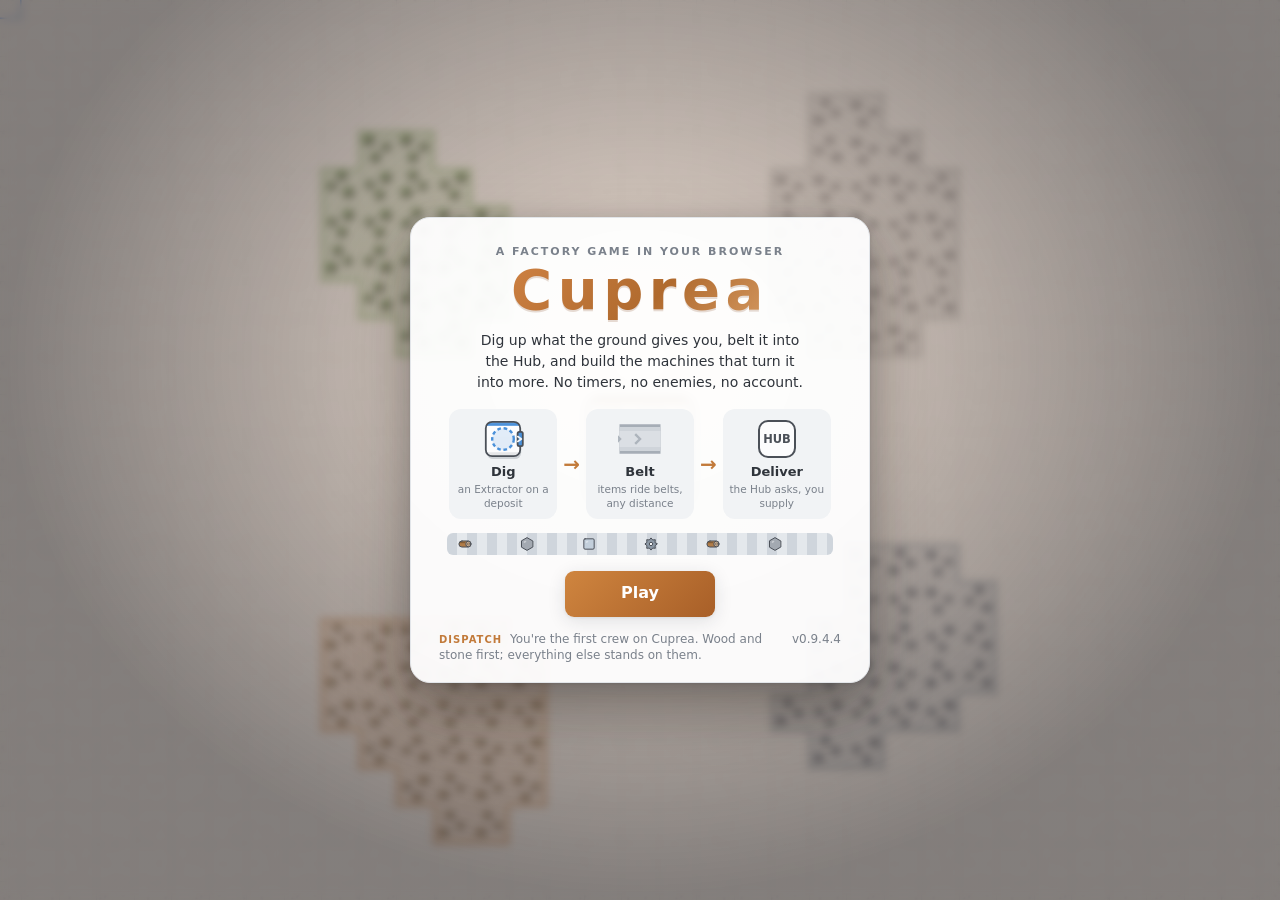
<file: play/index.html>
<!doctype html> <html lang="en"> <head> <meta charset="utf-8"> <meta name="viewport" content="width=device-width,initial-scale=1,maximum-scale=1,user-scalable=no,viewport-fit=cover"> <title>Cuprea — play the factory game</title> <meta name="description" content="Cuprea: a free factory automation game with belts, machines and programmable delivery bots. Plays in your browser on a computer or a phone; no download, no account."> <meta property="og:title" content="Cuprea — a Zen factory game in your browser"> <meta property="og:description" content="Belts, machines, and little bots you program yourself. Free, no account, saves on your device."> <meta property="og:type" content="website"> <meta property="og:image" content="https://noice787965-droid.github.io/cuprea/screenshot.png"> <meta property="og:url" content="https://noice787965-droid.github.io/cuprea/play/"> <meta name="twitter:card" content="summary_large_image"> <link rel="icon" href="favicon.svg" type="image/svg+xml"> <link rel="manifest" href="manifest.webmanifest"> <link rel="apple-touch-icon" href="icon-180.png"> <meta name="theme-color" content="#f2f3f5"> <meta name="apple-mobile-web-app-title" content="Cuprea"> <meta name="mobile-web-app-capable" content="yes"> <meta name="apple-mobile-web-app-capable" content="yes"> <link rel="stylesheet" href="main.css"> </head> <body> <canvas id="game"></canvas> <div id="title" class="title-card" hidden> <div class="title-box" role="dialog" aria-label="Cuprea"> <div class="title-kicker">A factory game in your browser</div> <div class="title-name">Cuprea</div> <div class="title-pitch">Dig up what the ground gives you, belt it into the Hub, and build the machines that turn it into more. No timers, no enemies, no account.</div> <div id="title-how" class="title-how" aria-label="How it works"></div> <div class="title-belt" aria-hidden="true"><span id="title-belt-items"></span></div> <div class="title-actions"> <button id="title-continue" class="btn title-play">Play</button> <button id="title-new" class="btn ghost">New factory</button> </div> <div class="title-foot"><span id="title-status"></span><span id="title-version" class="muted"></span></div> </div> </div> <div id="storage-warning" class="storage-warning" hidden></div> <div id="paused" class="paused-badge" hidden>Paused · press <kbd>Space</kbd> or ▶ to resume</div> <div id="crash" class="crash-bar" hidden></div> <div id="rec-badge" class="rec-badge" hidden>● REC <span id="rec-left">10</span> s</div> <aside id="rail" class="rail" hidden> <div class="rail-head"><button id="btn-rail-hide" class="btn ghost small" title="Hide this panel. Settings → Show the side panel brings it back.">Hide ›</button></div> <div id="rail-ad" class="rail-ad" hidden></div> <div id="rail-support" class="rail-card" hidden></div> <div class="rail-foot"> <button id="btn-about-rail" class="link-btn">About, privacy &amp; terms</button> <span id="rail-version" class="muted"></span> </div> </aside> <button id="rail-tab" class="rail-tab" hidden title="Show the side panel">‹</button> <aside id="storage" class="panel"></aside> <aside id="map-panel" class="panel" hidden></aside> <section id="level" class="panel"></section> <div id="tip-float" class="panel tip-float" hidden></div> <div id="menu"> <button id="menu-toggle" class="btn ghost icon menu-toggle" aria-label="Menu" title="Menu">☰</button> <div class="buttons"> <div class="menu-head" aria-hidden="true">Your factory</div> <div class="menu-head menu-head-game" aria-hidden="true">Game</div> <div class="row"> <button id="btn-upgrades" class="btn" title="Upgrades (U)">Upgrades</button> <button id="btn-recipes" class="btn ghost" title="Recipe book (B)">Recipes</button> <button id="btn-stats" class="btn ghost" title="Production stats and achievements (P)">Stats</button> <button id="btn-blueprints" class="btn ghost" title="Blueprints (L)">Blueprints</button> <button id="btn-map" class="btn ghost" title="Map and bookmarks (M)">Map</button> <button id="btn-flow" class="btn ghost" title="Flow view: belts by fullness, machines by how busy (O)" aria-pressed="false">Flow</button> <button id="btn-pause" class="btn ghost icon" title="Pause the factory (Space)" aria-label="Pause" aria-pressed="false">⏸</button> <button id="btn-mute" class="btn ghost icon" title="Mute sounds" aria-label="Mute sounds" aria-pressed="false">🔊</button> <button id="btn-help" class="btn ghost icon" title="Controls and help (?)" aria-label="Controls and help">?</button> <button id="btn-settings" class="btn ghost icon" title="Settings" aria-label="Settings">⚙</button> </div> <div class="row"> <button id="btn-contracts" class="btn ghost" title="Contracts: optional timed orders for bonus coins (C)">Contracts</button> <button id="btn-daily" class="btn ghost" title="Daily Factory: the same world for everyone, race to level 5">Daily</button> <button id="btn-sandbox" class="btn ghost" title="Sandbox: everything unlocked, free building, a world of its own for trying designs" hidden>Sandbox</button> <button id="btn-notes" class="btn ghost" title="Notes: a notepad for this factory (N)">Notes</button> <button id="btn-style" class="btn ghost" title="Style: belt, Hub and bot colours you've earned, decor, and Night view (K)">Style</button> <button id="btn-photo" class="btn ghost" title="Take a picture of your whole factory">Photo</button> <button id="btn-home" class="btn ghost" title="Back to the Hub (H)">Hub</button> <button id="btn-profile" class="btn ghost" title="Profiles: switch player, rename, export or import a save">Profile</button> </div> </div> <canvas id="minimap" title="Click to move the camera"></canvas> </div> <button id="profile-chip" class="profile-chip" title="Profiles"></button> <div id="toasts"></div> <aside id="inspector" class="panel" hidden></aside> <div id="status"></div> <div id="controls" class="controls-strip" hidden></div> <div id="tool-options" hidden></div> <div id="touch-bar"></div> <button id="build-toggle" class="build-toggle"></button> <nav id="toolbar"></nav> <dialog id="upgrades" class="panel"> <div class="panel-head"> <span>Upgrades</span> <button id="btn-close-upgrades" class="icon-btn">×</button> </div> <p class="muted">Sell surplus from the Hub to earn coins. Anything delivered past capacity sells automatically.</p> <div id="upgrade-list"></div> </dialog> <dialog id="recipes" class="panel"> <div class="panel-head"> <span>Recipe book</span> <button id="btn-close-recipes" class="icon-btn">×</button> </div> <section class="road"> <h4>Road ahead <span class="muted">· what each level unlocks</span></h4> <div id="road-list"></div> </section> <section class="planner"> <h4>Planner</h4> <div class="plan-controls"> Make <select id="plan-item"></select> at <input id="plan-rate" type="number" min="1" max="9999" value="30"> per minute </div> <div id="plan-out"></div> </section> <h4>All recipes <span class="muted">· click one to plan it</span></h4> <div id="recipe-list"></div> </dialog> <dialog id="stats" class="panel wide-dialog"> <div class="panel-head"> <span>Production</span> <button id="btn-close-stats" class="icon-btn">×</button> </div> <p class="muted">Last 10 minutes, sampled every 10 seconds. Pick which items to chart.</p> <div id="stats-filters" class="chips-row"></div> <div class="chart-wrap"> <h4>Items delivered to the Hub <span class="muted">· per minute</span></h4> <canvas id="chart-items" class="chart" data-height="220"></canvas> </div> <div class="chart-wrap"> <h4>Coins earned <span class="muted">· per minute</span></h4> <canvas id="chart-coins" class="chart" data-height="130"></canvas> </div> <h4>This session</h4> <table id="stats-table" class="plan"></table> <h4>Your journey <span class="muted">· this world</span></h4> <div id="journey"></div> <div class="journey-actions"> <button id="btn-diagnostics" class="btn ghost small" title="Copies your play statistics as text, with no personal information, so you can send them to the developer">Copy play stats</button> <button id="btn-send-stats" class="btn ghost small" hidden title="Sends the same anonymous summary to the developer's server. Nothing identifies you.">Send play stats</button> </div> <h4>Achievements <span id="ach-count" class="muted"></span></h4> <div id="ach-grid" class="ach-grid"></div> <div id="chart-tip" class="chart-tip" hidden></div> </dialog> <dialog id="blueprints" class="panel wide-dialog"> <div class="panel-head"> <span>Blueprints</span> <button id="btn-close-blueprints" class="icon-btn">×</button> </div> <p class="muted">Select buildings with <kbd>Ctrl</kbd>+drag, copy with <kbd>Ctrl</kbd>+<kbd>C</kbd>, then save them here. Blueprints are kept across worlds.</p> <div class="bp-save"> <input id="bp-name" type="text" maxlength="40" placeholder="Name for the current copy"> <button id="btn-bp-save" class="btn small">Save current copy</button> <button id="btn-bp-copy-current" class="btn ghost small" title="Copy the current copy as a code you can share anywhere">Copy as code</button> </div> <div class="bp-code"> <input id="bp-code" type="text" placeholder="Paste a blueprint code from a friend here" autocomplete="off" spellcheck="false"> <button id="btn-bp-load" class="btn small">Load code</button> </div> <div id="bp-list"></div> </dialog> <dialog id="profiles" class="panel"> <div class="panel-head"> <span>Profiles</span> <button id="btn-close-profiles" class="icon-btn">×</button> </div> <p id="profiles-intro" class="muted"></p> <div id="profile-list"></div> <div id="profile-tools" class="profile-tools"></div> <form id="profile-form" class="profile-form"> <h4>New profile</h4> <div class="profile-new"> <input id="profile-name" type="text" maxlength="24" placeholder="Name" autocomplete="off"> <button class="btn small" type="submit">Create</button> </div> <div id="profile-colors" class="color-row"></div> </form> </dialog> <dialog id="settings" class="panel"> <div class="panel-head"> <span>Settings</span> <button id="btn-close-settings" class="icon-btn">×</button> </div> <div class="setting"><span>Theme</span> <select id="set-theme"><option value="light">Light</option><option value="dark">Dark</option><option value="contrast">High contrast</option></select></div> <label class="setting"><span>Show grid</span><input id="set-grid" type="checkbox"></label> <label class="setting"><span>Mark stuck machines</span><input id="set-bottlenecks" type="checkbox"></label> <label class="setting"><span>Show tips</span><input id="set-tips" type="checkbox"></label> <div class="setting"><span>Autosave</span> <select id="set-autosave"> <option value="0">Off</option><option value="10">Every 10 seconds</option> <option value="30">Every 30 seconds</option><option value="60">Every minute</option> </select></div> <div class="setting"><span>Sound effects</span><input id="set-volume" type="range" min="0" max="100" step="5"></div> <div class="setting"><span>Music</span><input id="set-music" type="range" min="0" max="100" step="5" title="A quiet generated soundtrack that grows with your factory. 0 turns it off."></div> <label class="setting"><span>Reduce motion</span><input id="set-motion" type="checkbox" title="No confetti, pulses or glow; belt arrows hold still. Follows your system setting by default."></label> <label class="setting" id="set-rail-row" hidden><span>Show the side panel on wide screens</span><input id="set-rail" type="checkbox" title="The column to the right of the game with the Discord and About links. Hiding it gives the map the full window."></label> <label class="setting" hidden><span>Share anonymous usage counts</span><input id="set-usage" type="checkbox" title="A cookie-free counter tallies page views and a few milestones (level reached, buttons used). No name, account, device ID or IP address is kept. Off = nothing is counted."></label> <div class="setting"><span>Interface size</span> <select id="set-ui"> <option value="auto">Fit to screen</option><option value="small">Small</option><option value="normal">Normal</option> <option value="large">Large</option><option value="xlarge">Extra large</option> </select></div> <div class="setting"><span>Break reminder</span> <select id="set-break" title="A single gentle note after this much play in one sitting. Nothing else changes."> <option value="0">Off</option><option value="60">After 1 hour</option> <option value="90">After 1½ hours</option><option value="120">After 2 hours</option> </select></div> <div class="setting"><span>Note for next time</span> <input id="set-note" type="text" maxlength="80" placeholder="e.g. fix the gear line" title="Shown when you come back, so you know where you left off"></div> <div class="setting"><span>World seed</span> <span class="save-buttons"> <code id="seed-text" class="seed"></code> <button id="btn-seed-copy" class="btn ghost small" title="Copy this world's seed">Copy</button> <button id="btn-seed-new" class="btn ghost small" title="Start a new world from a seed">From seed</button> </span></div> <div class="setting"><span>Save file</span> <span class="save-buttons"> <button id="btn-export" class="btn ghost small" title="Download this world as a .json file">Export</button> <button id="btn-copy-save" class="btn ghost small" title="Copy this world as text to the clipboard (works where downloads are blocked)">Copy</button> <button id="btn-import" class="btn ghost small" title="Load a world from a .json file">Import</button> <input id="import-file" type="file" accept=".json,application/json" hidden> </span></div> <div class="setting"><span>Backups</span> <span class="save-buttons"> <button id="btn-backups" class="btn ghost small" title="The last three autosaves of this world, kept in case something goes wrong">Restore a backup…</button> </span></div> <div class="setting-actions"> <button id="btn-save-now" class="btn ghost small">Save now</button> <button id="btn-new" class="btn small danger">New world</button> </div> <div class="setting"><span>About</span> <span class="save-buttons"> <button id="btn-whatsnew" class="btn ghost small" title="What changed in recent versions">What's new</button> <button id="btn-about" class="btn ghost small" title="Version, privacy notice and terms">About, privacy &amp; terms</button> </span></div> <section class="feedback"> <h4>Bug report &amp; comments</h4> <p class="muted" id="feedback-intro">Found a bug, or have an idea? Write it here. The report is plain text you can send to the developer; nothing is sent automatically.</p> <div class="feedback-row"> <select id="fb-type" title="What kind of note is this?"> <option value="Bug">Bug</option> <option value="Idea">Idea</option> <option value="Comment">Comment</option> </select> <label class="fb-check" title="Level, play time, screen size and browser. No names or personal information."><input id="fb-stats" type="checkbox" checked="checked"> play stats</label> <label class="fb-check" title="Adds your whole world as text so the bug can be reproduced. Can be long."><input id="fb-world" type="checkbox"> world save</label> </div> <textarea id="fb-text" rows="4" maxlength="4000" placeholder="What happened, what you expected, or what you'd change..."></textarea> <div class="feedback-actions"> <button id="btn-fb-send" class="btn small" hidden title="Sends this report straight to the developer">Send report</button> <button id="btn-fb-copy" class="btn small">Copy report</button> <button id="btn-fb-save" class="btn ghost small" title="Download the report as a .txt file">Save .txt</button> <button id="btn-fb-email" class="btn ghost small" hidden>Email it</button> <button id="btn-fb-open" class="btn ghost small" hidden>Open feedback page</button> </div> <details id="fb-log" class="fb-log"> <summary>Your notes <span id="fb-count" class="muted"></span></summary> <div id="fb-list"></div> <div class="feedback-actions"> <button id="btn-fb-copy-all" class="btn ghost small">Copy all notes</button> <button id="btn-fb-clear" class="btn ghost small">Clear notes</button> </div> </details> </section> </dialog> <dialog id="levelup" class="panel levelup"> <div class="panel-head"> <span id="levelup-title">Level complete</span> <button id="btn-close-levelup" class="icon-btn">×</button> </div> <div id="levelup-body"></div> </dialog> <dialog id="stuckhelp" class="panel stuckhelp"> <div class="panel-head"> <span>Stuck?</span> <button id="btn-close-stuckhelp" class="icon-btn">×</button> </div> <div id="stuckhelp-body"></div> </dialog> <dialog id="photo" class="panel wide-dialog photo"> <div class="panel-head"> <span>Factory photo</span> <button id="btn-close-photo" class="icon-btn">×</button> </div> <img id="photo-img" alt="A picture of your factory"> <video id="clip-video" controls playsinline hidden></video> <div class="photo-actions"> <button id="btn-photo-download" class="btn small">Download PNG</button> <button id="btn-photo-copy" class="btn ghost small">Copy image</button> <button id="btn-clip" class="btn ghost small" title="Record 10 seconds of the screen as a video clip you can post">● Record 10 s</button> <button id="btn-clip-download" class="btn small" hidden>Download clip</button> <span class="muted">Right-click or long-press the picture to save it where downloads are blocked.</span> </div> </dialog> <dialog id="contracts" class="panel daily contracts"> <div class="panel-head"> <span>Contracts</span> <button id="btn-close-contracts" class="icon-btn">×</button> </div> <div id="contracts-body"></div> </dialog> <dialog id="daily" class="panel daily"> <div class="panel-head"> <span>Daily Factory</span> <button id="btn-close-daily" class="icon-btn">×</button> </div> <div id="daily-body"></div> </dialog> <dialog id="sandbox" class="panel daily sandbox"> <div class="panel-head"> <span>Sandbox</span> <button id="btn-close-sandbox" class="icon-btn">×</button> </div> <div id="sandbox-body"></div> </dialog> <dialog id="style" class="panel style"> <div class="panel-head"> <span>Style</span> <button id="btn-close-style" class="icon-btn">×</button> </div> <p class="muted">Make the factory yours. Colours are earned by finishing levels and achievements; decor and floor paint are bought with coins and give every coin back when removed. None of it changes how anything runs.</p> <div id="style-body"></div> </dialog> <dialog id="notes" class="panel notes"> <div class="panel-head"> <span>Notes</span> <button id="btn-close-notes" class="icon-btn">×</button> </div> <p class="muted">A notepad for this factory: plans, ratios, where the sand is, what to fix next. It's kept with this world, so Export, backups and Sync carry it too.</p> <textarea id="notes-text" rows="12" maxlength="5000" placeholder="e.g.&#10;gear line: needs a 3rd furnace&#10;sand field at 60, -20&#10;copy the circuit cell twice"></textarea> <div class="notes-foot"><span id="notes-count" class="muted"></span></div> </dialog> <dialog id="about" class="panel about"> <div class="panel-head"> <span>About Cuprea</span> <button id="btn-close-about" class="icon-btn">×</button> </div> <div id="about-body"></div> </dialog> <dialog id="backups" class="panel backups"> <div class="panel-head"> <span>Backups</span> <button id="btn-close-backups" class="icon-btn">×</button> </div> <p class="muted">The game keeps the last three autosaves of this world (one every few minutes, plus one at every level). Restoring replaces the current factory, so the current state is backed up first.</p> <div id="backups-list"></div> </dialog> <dialog id="whatsnew" class="panel whatsnew"> <div class="panel-head"> <span>What's new</span> <button id="btn-close-whatsnew" class="icon-btn">×</button> </div> <div id="whatsnew-body"></div> </dialog> <dialog id="help" class="panel wide-dialog"> <div class="panel-head"> <span>Controls and help</span> <button id="btn-close-help" class="icon-btn">×</button> </div> <div id="help-body"></div> </dialog> <dialog id="ask" class="panel ask"> <form id="ask-form"> <p id="ask-text"></p> <input id="ask-input" type="text" maxlength="40" autocomplete="off" hidden> <div class="ask-actions"> <button id="ask-cancel" class="btn ghost small" type="button">Cancel</button> <button id="ask-ok" class="btn small" type="submit">OK</button> </div> </form> </dialog> <script src="main.js"></script> </body> </html>
</file>
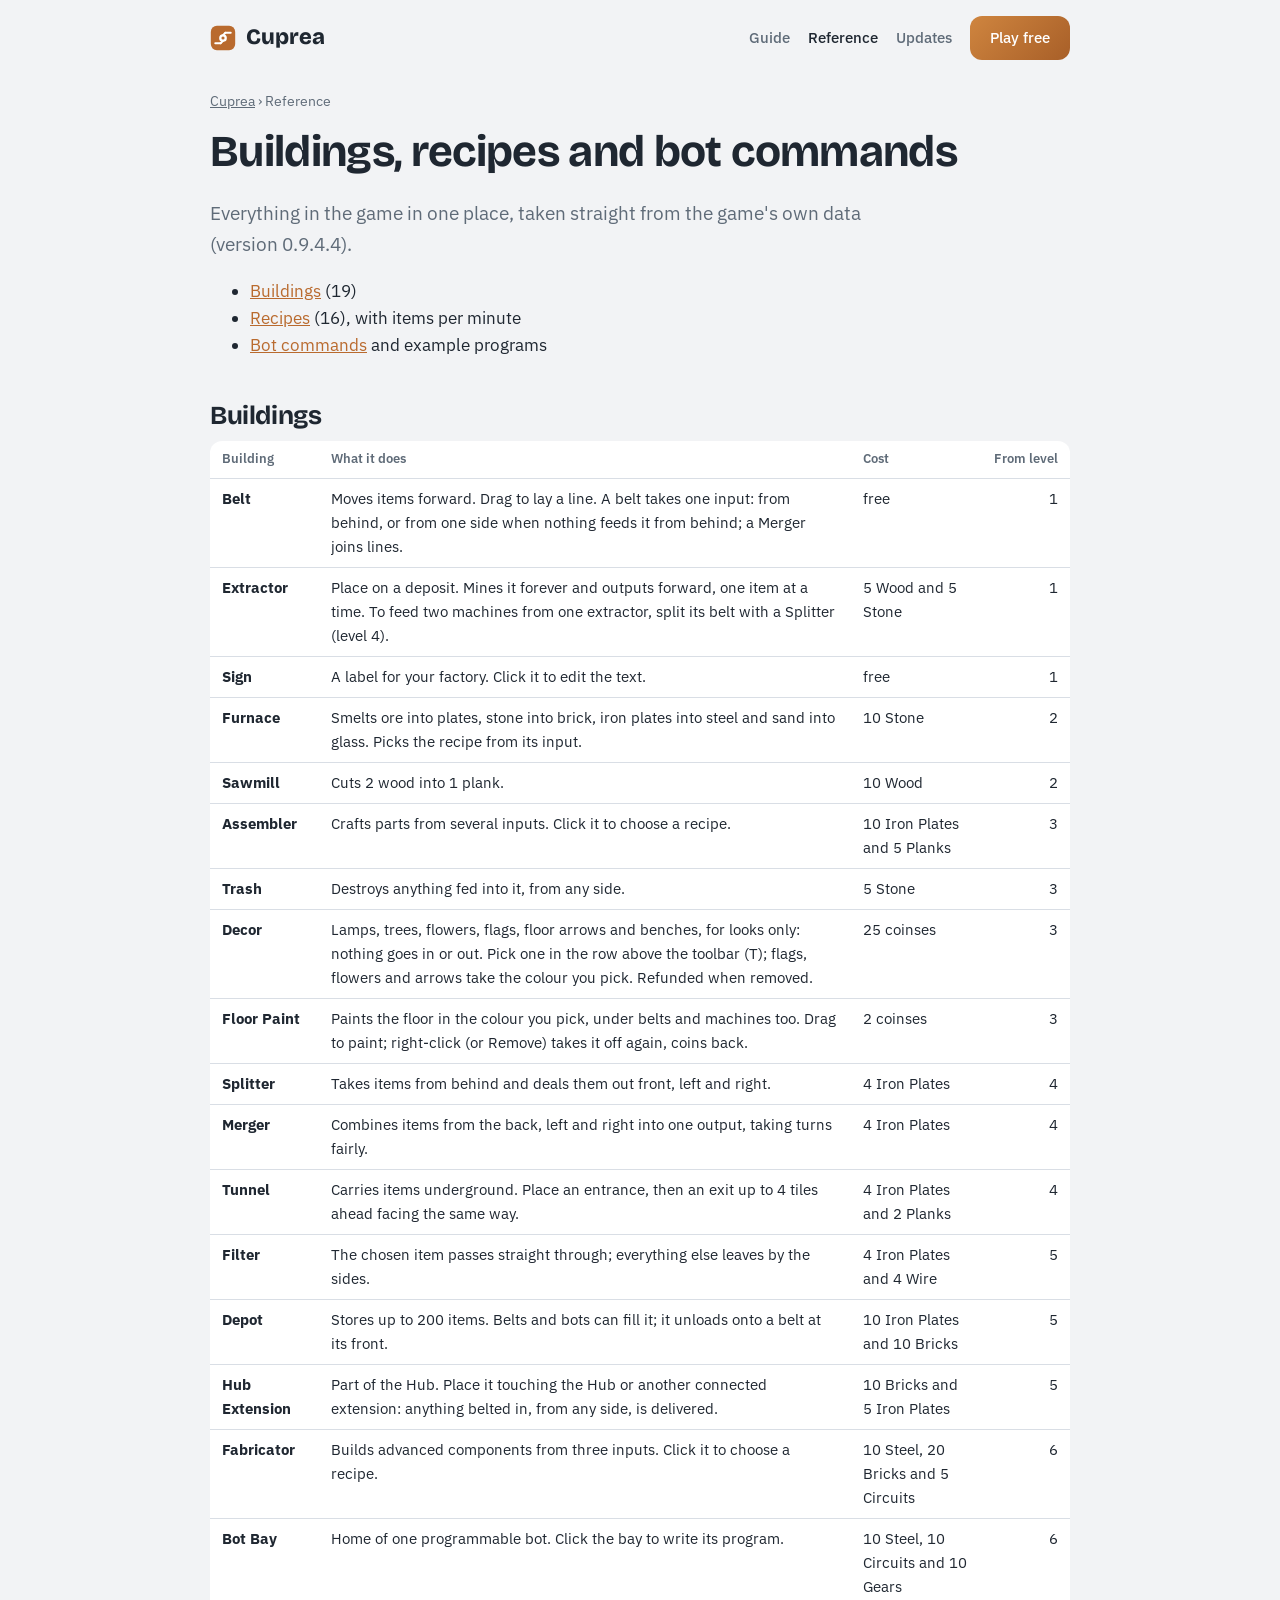
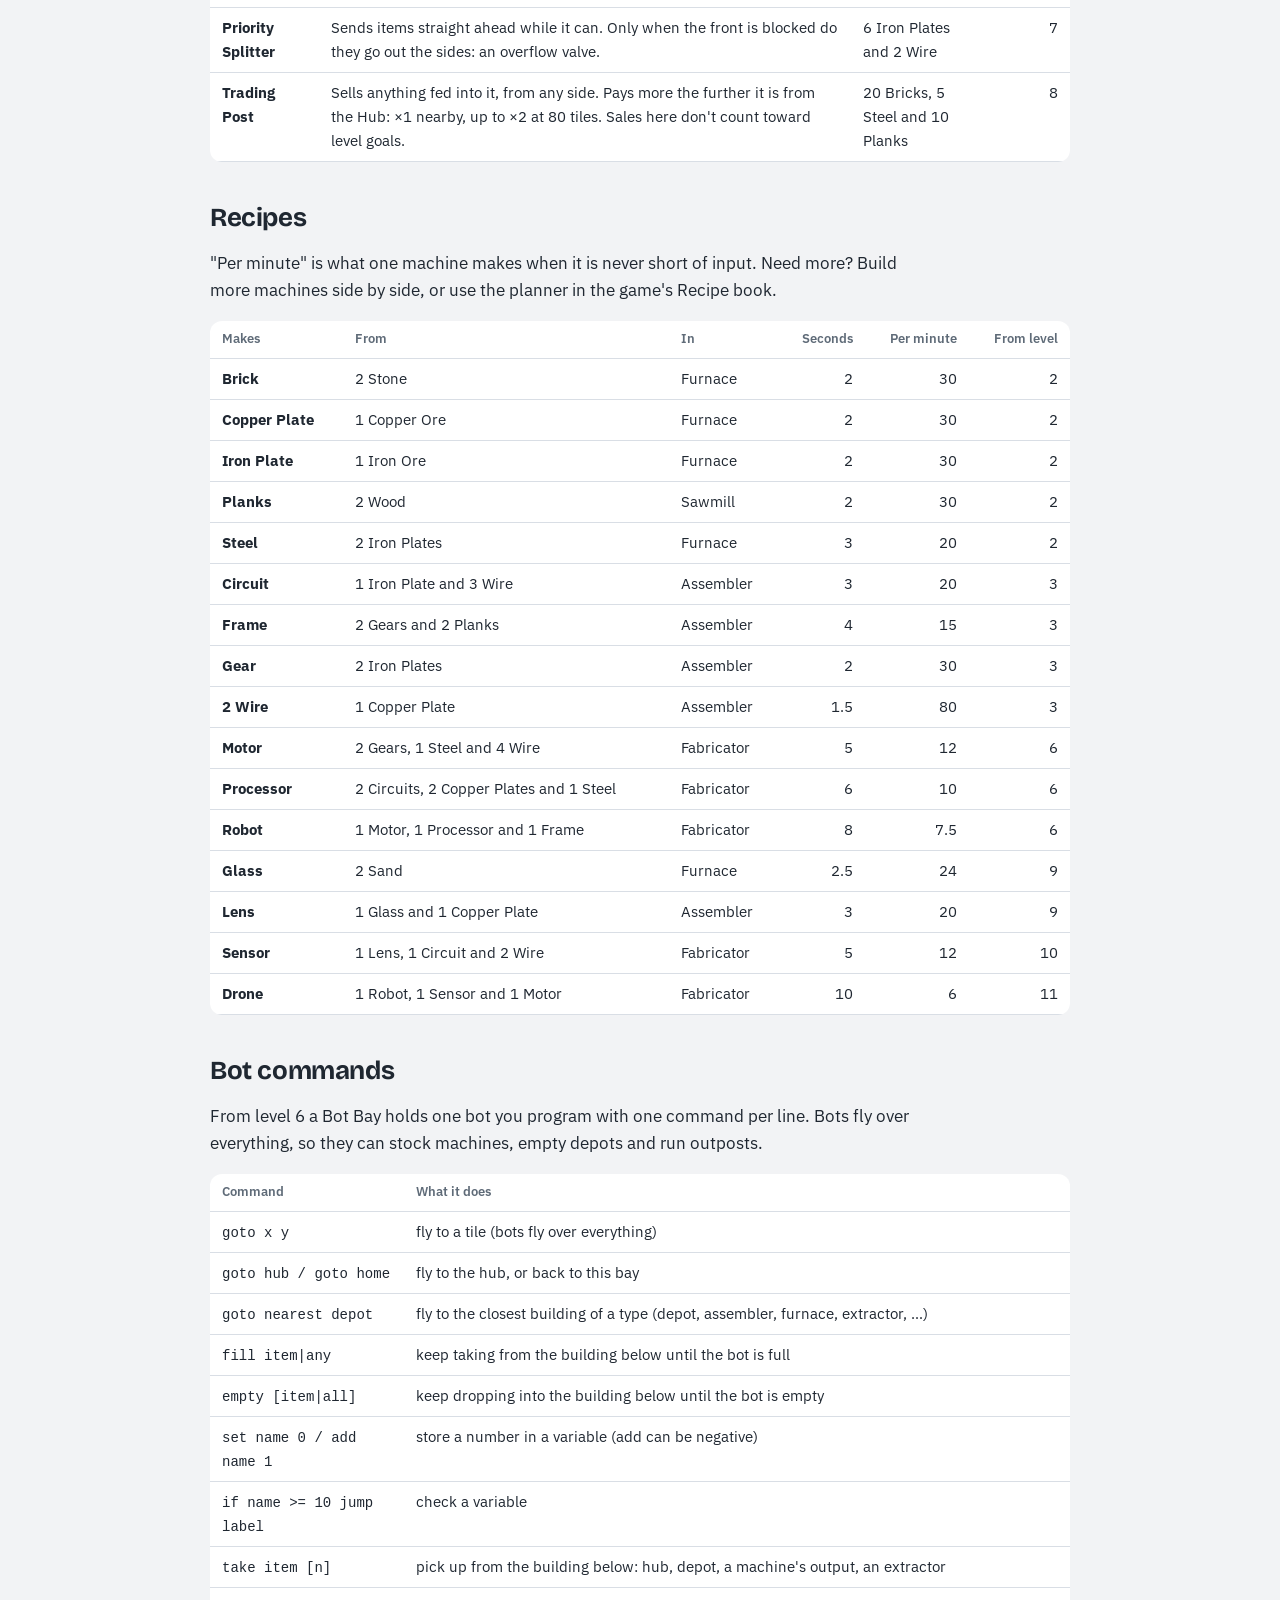
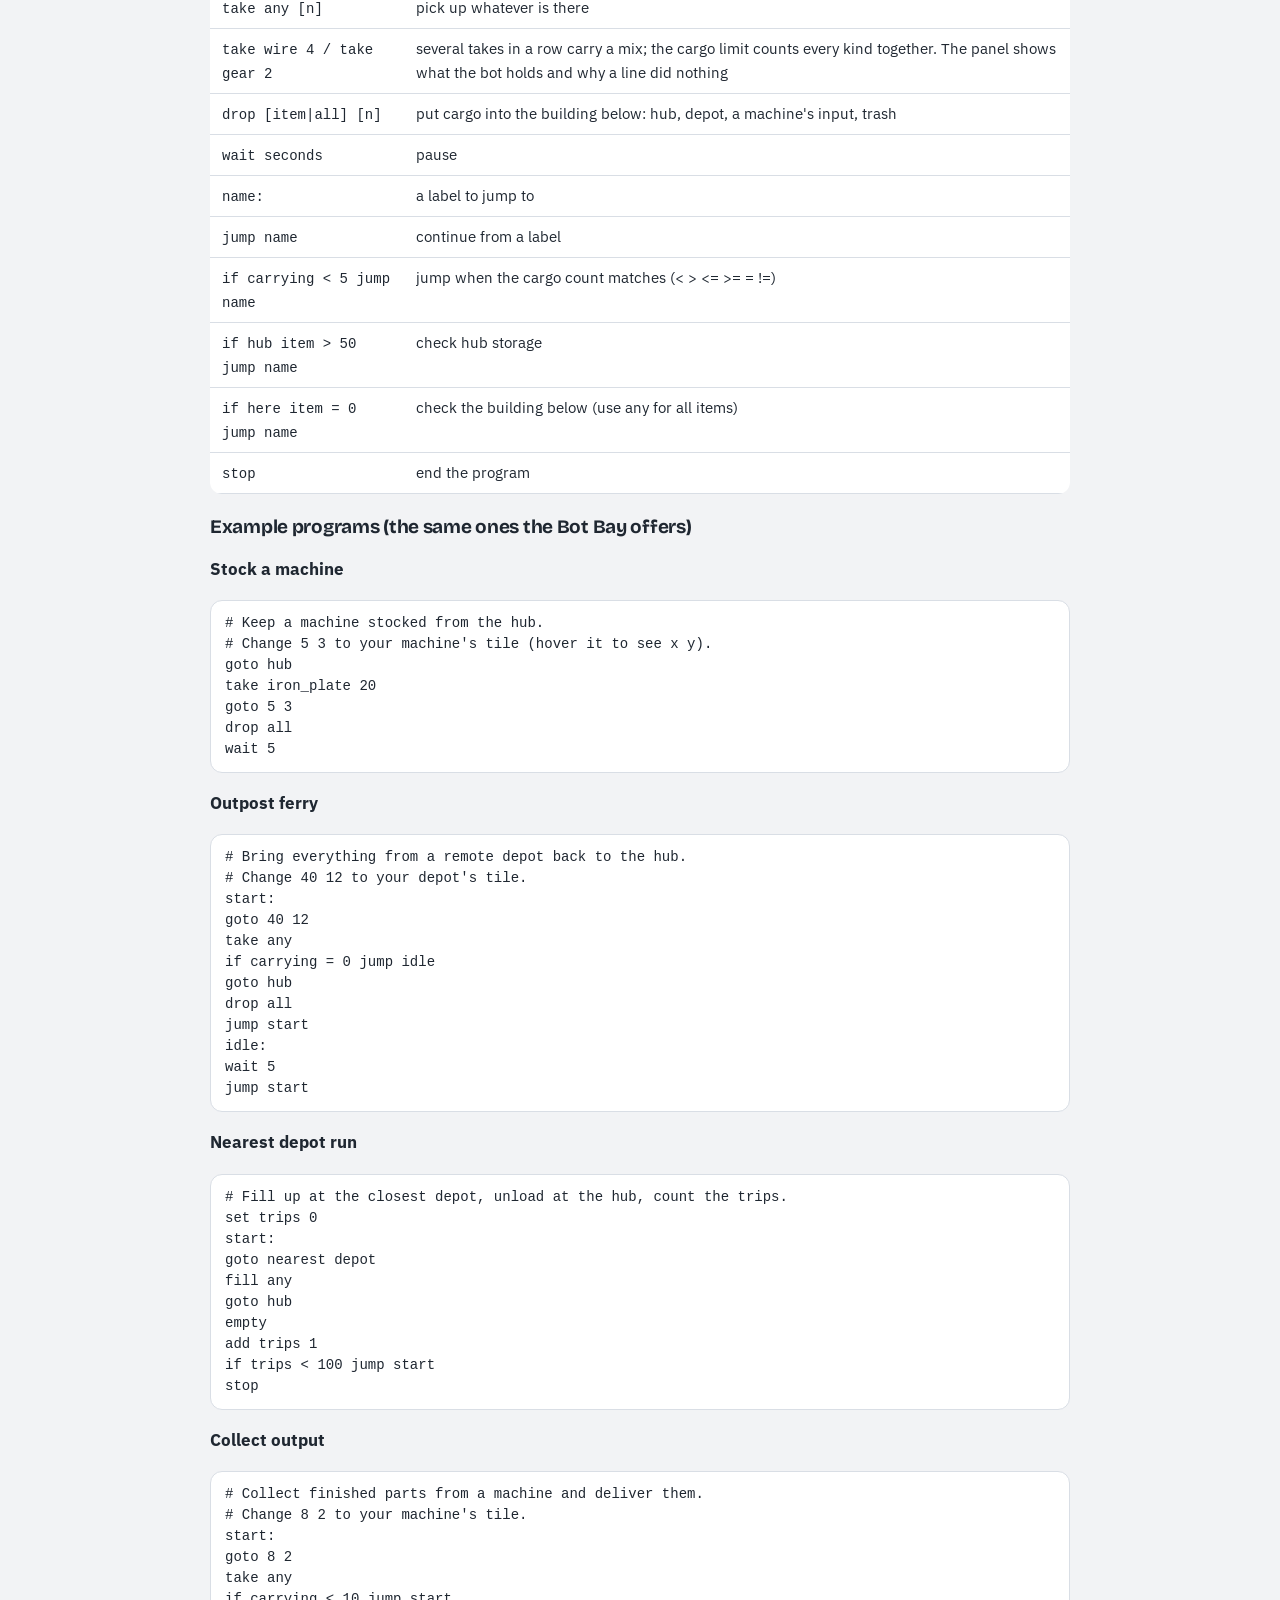
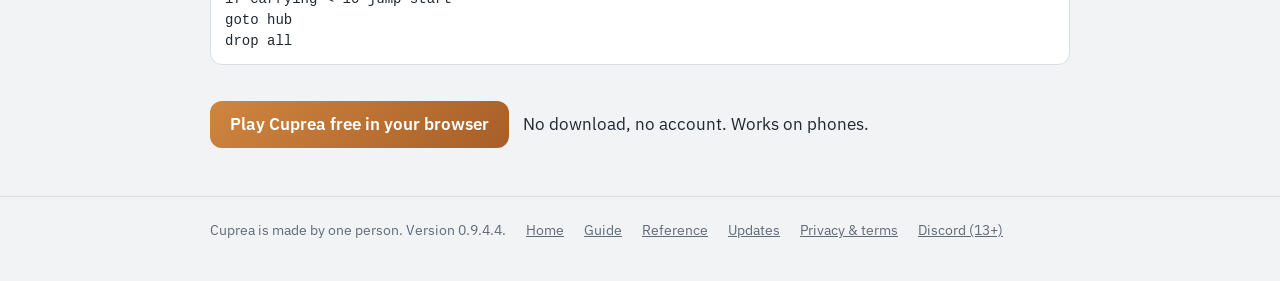
<file: reference/index.html>
<!doctype html>
<html lang="en">
<head>
  <meta charset="utf-8">
  <meta name="viewport" content="width=device-width, initial-scale=1">
  <title>Cuprea reference: buildings, recipes and bot commands</title>
  <meta name="description" content="Every building, recipe and bot command in Cuprea: what each machine does and costs, what each recipe makes per minute, and the bot language with examples.">
  <link rel="canonical" href="https://noice787965-droid.github.io/cuprea/reference/">
  <meta property="og:title" content="Cuprea reference: buildings, recipes and bot commands">
  <meta property="og:description" content="Every building, recipe and bot command in Cuprea: what each machine does and costs, what each recipe makes per minute, and the bot language with examples.">
  <meta property="og:type" content="article">
  <meta property="og:url" content="https://noice787965-droid.github.io/cuprea/reference/">
  <meta property="og:image" content="https://noice787965-droid.github.io/cuprea/screenshot.png">
  <meta name="theme-color" content="#b96a2e">
  <link rel="icon" href="../play/favicon.svg" type="image/svg+xml">
  <link rel="preconnect" href="https://fonts.googleapis.com">
  <link rel="preconnect" href="https://fonts.gstatic.com" crossorigin>
  <link rel="stylesheet" href="https://fonts.googleapis.com/css2?family=Bricolage+Grotesque:opsz,wght@12..96,700;12..96,800&family=IBM+Plex+Sans:wght@400;500;600&display=swap">
  <style>
:root { --paper:#f2f3f5; --panel:#fff; --ink:#1f2731; --muted:#5f6b78; --line:#d9dee5; --copper:#b96a2e; --copper-deep:#8f5222; --focus:#3c8cff; color-scheme: light; }
@media (prefers-color-scheme: dark) { :root { --paper:#161a20; --panel:#1f252d; --ink:#e6eaef; --muted:#9aa5b2; --line:#2c3540; --copper:#d98a4a; --copper-deep:#f0c091; color-scheme: dark; } }
* { box-sizing: border-box; }
body { margin: 0; font: 17px/1.6 "IBM Plex Sans", system-ui, -apple-system, "Segoe UI", Roboto, sans-serif; color: var(--ink); background: var(--paper); }
a { color: var(--copper); }
a:focus-visible { outline: 3px solid var(--focus); outline-offset: 3px; border-radius: 6px; }
h1, h2, h3 { font-family: "Bricolage Grotesque", "IBM Plex Sans", system-ui, sans-serif; letter-spacing: -0.015em; text-wrap: balance; line-height: 1.2; }
h1 { font-size: clamp(30px, 5vw, 44px); margin: 8px 0 12px; }
h2 { font-size: 26px; margin: 40px 0 10px; }
h3 { font-size: 19px; margin: 22px 0 6px; }
.wrap { width: min(860px, 100% - 40px); margin-inline: auto; }
@media (max-width: 600px) { .wrap { width: calc(100% - 32px); } }
.top { display: flex; align-items: center; justify-content: space-between; gap: 12px; padding-block: 16px; flex-wrap: wrap; }
.wordmark { display: inline-flex; align-items: center; gap: 10px; text-decoration: none; color: var(--ink); font-family: "Bricolage Grotesque", sans-serif; font-weight: 800; font-size: 22px; }
.wordmark svg { width: 26px; height: 26px; }
.top nav { display: flex; gap: 6px 18px; flex-wrap: wrap; align-items: center; font-size: 15px; }
.top nav a { color: var(--muted); text-decoration: none; font-weight: 500; }
.top nav a[aria-current] { color: var(--ink); }
.btn { display: inline-flex; align-items: center; justify-content: center; min-height: 44px; padding: 10px 20px; border-radius: 12px; font-weight: 600; text-decoration: none; }
.btn.primary { background: linear-gradient(135deg, #cf853f, #a85f28); color: #fff !important; }
.lede { font-size: 19px; color: var(--muted); max-width: 64ch; }
main p, main li { max-width: 70ch; }
.crumbs { font-size: 14px; color: var(--muted); }
.crumbs a { color: var(--muted); }
.card { background: var(--panel); border: 1px solid var(--line); border-radius: 14px; padding: 14px 18px; margin: 14px 0; }
.card h2, .card h3 { margin-top: 4px; }
.goal { font-weight: 600; }
.story { color: var(--muted); font-style: italic; }
kbd { font: 13px/1 ui-monospace, SFMono-Regular, Menlo, monospace; border: 1px solid var(--line); border-bottom-width: 2px; border-radius: 5px; padding: 2px 5px; background: var(--panel); }
.scroll { overflow-x: auto; margin: 10px 0; }
table { border-collapse: collapse; min-width: 100%; font-size: 15px; background: var(--panel); border-radius: 12px; overflow: hidden; }
th, td { text-align: left; padding: 8px 12px; border-bottom: 1px solid var(--line); vertical-align: top; }
th { font-size: 13px; color: var(--muted); font-weight: 600; }
table.keys th { padding-top: 14px; color: var(--ink); font-size: 14px; }
table.keys td:first-child { width: 40%; }
@media (max-width: 600px) {
  table.stack, table.stack tbody { display: block; min-width: 0; }
  table.stack thead { display: none; }
  table.stack tr { display: block; padding: 10px 14px; border-bottom: 1px solid var(--line); }
  table.stack td { display: block; padding: 2px 0; border: 0; text-align: left; white-space: normal; }
  table.stack td[data-l] { display: inline-block; margin-right: 16px; }
  table.stack td[data-l]::before { content: attr(data-l) ": "; color: var(--muted); font-size: 13px; }
  table.keys td:first-child { width: auto; }
}
td.num, th.num { text-align: right; font-variant-numeric: tabular-nums; white-space: nowrap; }
code, pre { font: 14px/1.5 ui-monospace, SFMono-Regular, Menlo, monospace; }
pre { background: var(--panel); border: 1px solid var(--line); border-radius: 12px; padding: 12px 14px; overflow-x: auto; }
.toc { columns: 2 220px; padding-left: 20px; }
.cta { margin: 36px 0; display: flex; gap: 14px; align-items: center; flex-wrap: wrap; }
footer { border-top: 1px solid var(--line); margin-top: 48px; padding-block: 22px 40px; font-size: 14px; color: var(--muted); }
footer .wrap { display: flex; flex-wrap: wrap; gap: 8px 20px; }
footer a { color: var(--muted); }
</style>
  <script type="application/ld+json">{"@context":"https://schema.org","@graph":[{"@type":"WebPage","@id":"https://noice787965-droid.github.io/cuprea/reference/","url":"https://noice787965-droid.github.io/cuprea/reference/","name":"Cuprea reference: buildings, recipes and bot commands","description":"Every building, recipe and bot command in Cuprea: what each machine does and costs, what each recipe makes per minute, and the bot language with examples.","inLanguage":"en","dateModified":"2026-10-20","about":{"@type":"VideoGame","name":"Cuprea","url":"https://noice787965-droid.github.io/cuprea/"}},{"@type":"BreadcrumbList","itemListElement":[{"@type":"ListItem","position":1,"name":"Cuprea","item":"https://noice787965-droid.github.io/cuprea/"},{"@type":"ListItem","position":2,"name":"Reference","item":"https://noice787965-droid.github.io/cuprea/reference/"}]}]}</script>
</head>
<body>
  <header class="wrap top">
    <a class="wordmark" href="../" aria-label="Cuprea home"><svg viewBox="0 0 64 64" aria-hidden="true"><rect x="2" y="2" width="60" height="60" rx="15" fill="#b96a2e"/><g fill="none" stroke="#fff" stroke-width="5" stroke-linecap="round"><path d="M13 45h13M38 19h13"/><path d="M26 45l6-6M38 19l-6 6"/></g><circle cx="32" cy="32" r="9.5" fill="#fff"/><circle cx="32" cy="32" r="3.8" fill="#b96a2e"/></svg>Cuprea</a>
    <nav aria-label="Site"><a href="../guide/">Guide</a><a href="../reference/" aria-current="page">Reference</a><a href="../updates/">Updates</a><a class="btn primary" href="../play/?utm_source=site&amp;utm_campaign=reference">Play free</a></nav>
  </header>
  <main class="wrap">
    <p class="crumbs"><a href="../">Cuprea</a> › Reference</p>
    <h1>Buildings, recipes and bot commands</h1>
    <p class="lede">Everything in the game in one place, taken straight from the game's own data (version 0.9.4.4).</p>

    <ul>
      <li><a href="#buildings">Buildings</a> (19)</li>
      <li><a href="#recipes">Recipes</a> (16), with items per minute</li>
      <li><a href="#bots">Bot commands</a> and example programs</li>
    </ul>

    <h2 id="buildings">Buildings</h2>
    <div class="scroll"><table class="stack">
      <thead><tr><th>Building</th><th>What it does</th><th>Cost</th><th class="num">From level</th></tr></thead>
      <tbody>
        <tr id="b-belt"><td><b>Belt</b></td><td>Moves items forward. Drag to lay a line. A belt takes one input: from behind, or from one side when nothing feeds it from behind; a Merger joins lines.</td><td data-l="Cost">free</td><td class="num" data-l="From level">1</td></tr>
        <tr id="b-extractor"><td><b>Extractor</b></td><td>Place on a deposit. Mines it forever and outputs forward, one item at a time. To feed two machines from one extractor, split its belt with a Splitter (level 4).</td><td data-l="Cost">5 Wood and 5 Stone</td><td class="num" data-l="From level">1</td></tr>
        <tr id="b-sign"><td><b>Sign</b></td><td>A label for your factory. Click it to edit the text.</td><td data-l="Cost">free</td><td class="num" data-l="From level">1</td></tr>
        <tr id="b-furnace"><td><b>Furnace</b></td><td>Smelts ore into plates, stone into brick, iron plates into steel and sand into glass. Picks the recipe from its input.</td><td data-l="Cost">10 Stone</td><td class="num" data-l="From level">2</td></tr>
        <tr id="b-sawmill"><td><b>Sawmill</b></td><td>Cuts 2 wood into 1 plank.</td><td data-l="Cost">10 Wood</td><td class="num" data-l="From level">2</td></tr>
        <tr id="b-assembler"><td><b>Assembler</b></td><td>Crafts parts from several inputs. Click it to choose a recipe.</td><td data-l="Cost">10 Iron Plates and 5 Planks</td><td class="num" data-l="From level">3</td></tr>
        <tr id="b-trash"><td><b>Trash</b></td><td>Destroys anything fed into it, from any side.</td><td data-l="Cost">5 Stone</td><td class="num" data-l="From level">3</td></tr>
        <tr id="b-decor"><td><b>Decor</b></td><td>Lamps, trees, flowers, flags, floor arrows and benches, for looks only: nothing goes in or out. Pick one in the row above the toolbar (T); flags, flowers and arrows take the colour you pick. Refunded when removed.</td><td data-l="Cost">25 coinses</td><td class="num" data-l="From level">3</td></tr>
        <tr id="b-paint"><td><b>Floor Paint</b></td><td>Paints the floor in the colour you pick, under belts and machines too. Drag to paint; right-click (or Remove) takes it off again, coins back.</td><td data-l="Cost">2 coinses</td><td class="num" data-l="From level">3</td></tr>
        <tr id="b-splitter"><td><b>Splitter</b></td><td>Takes items from behind and deals them out front, left and right.</td><td data-l="Cost">4 Iron Plates</td><td class="num" data-l="From level">4</td></tr>
        <tr id="b-merger"><td><b>Merger</b></td><td>Combines items from the back, left and right into one output, taking turns fairly.</td><td data-l="Cost">4 Iron Plates</td><td class="num" data-l="From level">4</td></tr>
        <tr id="b-tunnel"><td><b>Tunnel</b></td><td>Carries items underground. Place an entrance, then an exit up to 4 tiles ahead facing the same way.</td><td data-l="Cost">4 Iron Plates and 2 Planks</td><td class="num" data-l="From level">4</td></tr>
        <tr id="b-filter"><td><b>Filter</b></td><td>The chosen item passes straight through; everything else leaves by the sides.</td><td data-l="Cost">4 Iron Plates and 4 Wire</td><td class="num" data-l="From level">5</td></tr>
        <tr id="b-depot"><td><b>Depot</b></td><td>Stores up to 200 items. Belts and bots can fill it; it unloads onto a belt at its front.</td><td data-l="Cost">10 Iron Plates and 10 Bricks</td><td class="num" data-l="From level">5</td></tr>
        <tr id="b-hubext"><td><b>Hub Extension</b></td><td>Part of the Hub. Place it touching the Hub or another connected extension: anything belted in, from any side, is delivered.</td><td data-l="Cost">10 Bricks and 5 Iron Plates</td><td class="num" data-l="From level">5</td></tr>
        <tr id="b-fabricator"><td><b>Fabricator</b></td><td>Builds advanced components from three inputs. Click it to choose a recipe.</td><td data-l="Cost">10 Steel, 20 Bricks and 5 Circuits</td><td class="num" data-l="From level">6</td></tr>
        <tr id="b-botbay"><td><b>Bot Bay</b></td><td>Home of one programmable bot. Click the bay to write its program.</td><td data-l="Cost">10 Steel, 10 Circuits and 10 Gears</td><td class="num" data-l="From level">6</td></tr>
        <tr id="b-priority"><td><b>Priority Splitter</b></td><td>Sends items straight ahead while it can. Only when the front is blocked do they go out the sides: an overflow valve.</td><td data-l="Cost">6 Iron Plates and 2 Wire</td><td class="num" data-l="From level">7</td></tr>
        <tr id="b-post"><td><b>Trading Post</b></td><td>Sells anything fed into it, from any side. Pays more the further it is from the Hub: ×1 nearby, up to ×2 at 80 tiles. Sales here don't count toward level goals.</td><td data-l="Cost">20 Bricks, 5 Steel and 10 Planks</td><td class="num" data-l="From level">8</td></tr>
      </tbody>
    </table></div>

    <h2 id="recipes">Recipes</h2>
    <p>"Per minute" is what one machine makes when it is never short of input. Need more? Build more machines
    side by side, or use the planner in the game's Recipe book.</p>
    <div class="scroll"><table class="stack">
      <thead><tr><th>Makes</th><th>From</th><th>In</th><th class="num">Seconds</th><th class="num">Per minute</th><th class="num">From level</th></tr></thead>
      <tbody>
        <tr id="r-brick"><td><b>Brick</b></td><td data-l="From">2 Stone</td><td data-l="In">Furnace</td><td class="num" data-l="Seconds">2</td><td class="num" data-l="Per minute">30</td><td class="num" data-l="From level">2</td></tr>
        <tr id="r-copper_plate"><td><b>Copper Plate</b></td><td data-l="From">1 Copper Ore</td><td data-l="In">Furnace</td><td class="num" data-l="Seconds">2</td><td class="num" data-l="Per minute">30</td><td class="num" data-l="From level">2</td></tr>
        <tr id="r-iron_plate"><td><b>Iron Plate</b></td><td data-l="From">1 Iron Ore</td><td data-l="In">Furnace</td><td class="num" data-l="Seconds">2</td><td class="num" data-l="Per minute">30</td><td class="num" data-l="From level">2</td></tr>
        <tr id="r-planks"><td><b>Planks</b></td><td data-l="From">2 Wood</td><td data-l="In">Sawmill</td><td class="num" data-l="Seconds">2</td><td class="num" data-l="Per minute">30</td><td class="num" data-l="From level">2</td></tr>
        <tr id="r-steel"><td><b>Steel</b></td><td data-l="From">2 Iron Plates</td><td data-l="In">Furnace</td><td class="num" data-l="Seconds">3</td><td class="num" data-l="Per minute">20</td><td class="num" data-l="From level">2</td></tr>
        <tr id="r-circuit"><td><b>Circuit</b></td><td data-l="From">1 Iron Plate and 3 Wire</td><td data-l="In">Assembler</td><td class="num" data-l="Seconds">3</td><td class="num" data-l="Per minute">20</td><td class="num" data-l="From level">3</td></tr>
        <tr id="r-frame"><td><b>Frame</b></td><td data-l="From">2 Gears and 2 Planks</td><td data-l="In">Assembler</td><td class="num" data-l="Seconds">4</td><td class="num" data-l="Per minute">15</td><td class="num" data-l="From level">3</td></tr>
        <tr id="r-gear"><td><b>Gear</b></td><td data-l="From">2 Iron Plates</td><td data-l="In">Assembler</td><td class="num" data-l="Seconds">2</td><td class="num" data-l="Per minute">30</td><td class="num" data-l="From level">3</td></tr>
        <tr id="r-wire"><td><b>2 Wire</b></td><td data-l="From">1 Copper Plate</td><td data-l="In">Assembler</td><td class="num" data-l="Seconds">1.5</td><td class="num" data-l="Per minute">80</td><td class="num" data-l="From level">3</td></tr>
        <tr id="r-motor"><td><b>Motor</b></td><td data-l="From">2 Gears, 1 Steel and 4 Wire</td><td data-l="In">Fabricator</td><td class="num" data-l="Seconds">5</td><td class="num" data-l="Per minute">12</td><td class="num" data-l="From level">6</td></tr>
        <tr id="r-processor"><td><b>Processor</b></td><td data-l="From">2 Circuits, 2 Copper Plates and 1 Steel</td><td data-l="In">Fabricator</td><td class="num" data-l="Seconds">6</td><td class="num" data-l="Per minute">10</td><td class="num" data-l="From level">6</td></tr>
        <tr id="r-robot"><td><b>Robot</b></td><td data-l="From">1 Motor, 1 Processor and 1 Frame</td><td data-l="In">Fabricator</td><td class="num" data-l="Seconds">8</td><td class="num" data-l="Per minute">7.5</td><td class="num" data-l="From level">6</td></tr>
        <tr id="r-glass"><td><b>Glass</b></td><td data-l="From">2 Sand</td><td data-l="In">Furnace</td><td class="num" data-l="Seconds">2.5</td><td class="num" data-l="Per minute">24</td><td class="num" data-l="From level">9</td></tr>
        <tr id="r-lens"><td><b>Lens</b></td><td data-l="From">1 Glass and 1 Copper Plate</td><td data-l="In">Assembler</td><td class="num" data-l="Seconds">3</td><td class="num" data-l="Per minute">20</td><td class="num" data-l="From level">9</td></tr>
        <tr id="r-sensor"><td><b>Sensor</b></td><td data-l="From">1 Lens, 1 Circuit and 2 Wire</td><td data-l="In">Fabricator</td><td class="num" data-l="Seconds">5</td><td class="num" data-l="Per minute">12</td><td class="num" data-l="From level">10</td></tr>
        <tr id="r-drone"><td><b>Drone</b></td><td data-l="From">1 Robot, 1 Sensor and 1 Motor</td><td data-l="In">Fabricator</td><td class="num" data-l="Seconds">10</td><td class="num" data-l="Per minute">6</td><td class="num" data-l="From level">11</td></tr>
      </tbody>
    </table></div>

    <h2 id="bots">Bot commands</h2>
    <p>From level 6 a Bot Bay holds one bot you program with
    one command per line. Bots fly over everything, so they can stock machines, empty depots and run outposts.</p>
    <div class="scroll"><table class="stack">
      <thead><tr><th>Command</th><th>What it does</th></tr></thead>
      <tbody>
        <tr><td><code>goto x y</code></td><td>fly to a tile (bots fly over everything)</td></tr>
        <tr><td><code>goto hub / goto home</code></td><td>fly to the hub, or back to this bay</td></tr>
        <tr><td><code>goto nearest depot</code></td><td>fly to the closest building of a type (depot, assembler, furnace, extractor, …)</td></tr>
        <tr><td><code>fill item|any</code></td><td>keep taking from the building below until the bot is full</td></tr>
        <tr><td><code>empty [item|all]</code></td><td>keep dropping into the building below until the bot is empty</td></tr>
        <tr><td><code>set name 0 / add name 1</code></td><td>store a number in a variable (add can be negative)</td></tr>
        <tr><td><code>if name &gt;= 10 jump label</code></td><td>check a variable</td></tr>
        <tr><td><code>take item [n]</code></td><td>pick up from the building below: hub, depot, a machine's output, an extractor</td></tr>
        <tr><td><code>take any [n]</code></td><td>pick up whatever is there</td></tr>
        <tr><td><code>take wire 4 / take gear 2</code></td><td>several takes in a row carry a mix; the cargo limit counts every kind together. The panel shows what the bot holds and why a line did nothing</td></tr>
        <tr><td><code>drop [item|all] [n]</code></td><td>put cargo into the building below: hub, depot, a machine's input, trash</td></tr>
        <tr><td><code>wait seconds</code></td><td>pause</td></tr>
        <tr><td><code>name:</code></td><td>a label to jump to</td></tr>
        <tr><td><code>jump name</code></td><td>continue from a label</td></tr>
        <tr><td><code>if carrying &lt; 5 jump name</code></td><td>jump when the cargo count matches (&lt; &gt; &lt;= &gt;= = !=)</td></tr>
        <tr><td><code>if hub item &gt; 50 jump name</code></td><td>check hub storage</td></tr>
        <tr><td><code>if here item = 0 jump name</code></td><td>check the building below (use any for all items)</td></tr>
        <tr><td><code>stop</code></td><td>end the program</td></tr>
      </tbody>
    </table></div>
    <h3>Example programs (the same ones the Bot Bay offers)</h3>
    <p><b>Stock a machine</b></p>
    <pre><code># Keep a machine stocked from the hub.
# Change 5 3 to your machine's tile (hover it to see x y).
goto hub
take iron_plate 20
goto 5 3
drop all
wait 5</code></pre>
    <p><b>Outpost ferry</b></p>
    <pre><code># Bring everything from a remote depot back to the hub.
# Change 40 12 to your depot's tile.
start:
goto 40 12
take any
if carrying = 0 jump idle
goto hub
drop all
jump start
idle:
wait 5
jump start</code></pre>
    <p><b>Nearest depot run</b></p>
    <pre><code># Fill up at the closest depot, unload at the hub, count the trips.
set trips 0
start:
goto nearest depot
fill any
goto hub
empty
add trips 1
if trips &lt; 100 jump start
stop</code></pre>
    <p><b>Collect output</b></p>
    <pre><code># Collect finished parts from a machine and deliver them.
# Change 8 2 to your machine's tile.
start:
goto 8 2
take any
if carrying &lt; 10 jump start
goto hub
drop all</code></pre>

    <div class="cta"><a class="btn primary" href="../play/?utm_source=site&amp;utm_campaign=reference">Play Cuprea free in your browser</a><span>No download, no account. Works on phones.</span></div>
  </main>
  <footer>
    <div class="wrap">
      <span>Cuprea is made by one person. Version 0.9.4.4.</span>
      <a href="../">Home</a><a href="../guide/">Guide</a><a href="../reference/">Reference</a><a href="../updates/">Updates</a>
      <a href="../privacy.html">Privacy &amp; terms</a><a href="https://discord.gg/RqNg62fHZJ" rel="noopener">Discord (13+)</a>
    </div>
  </footer>
</body>
</html>
</file>
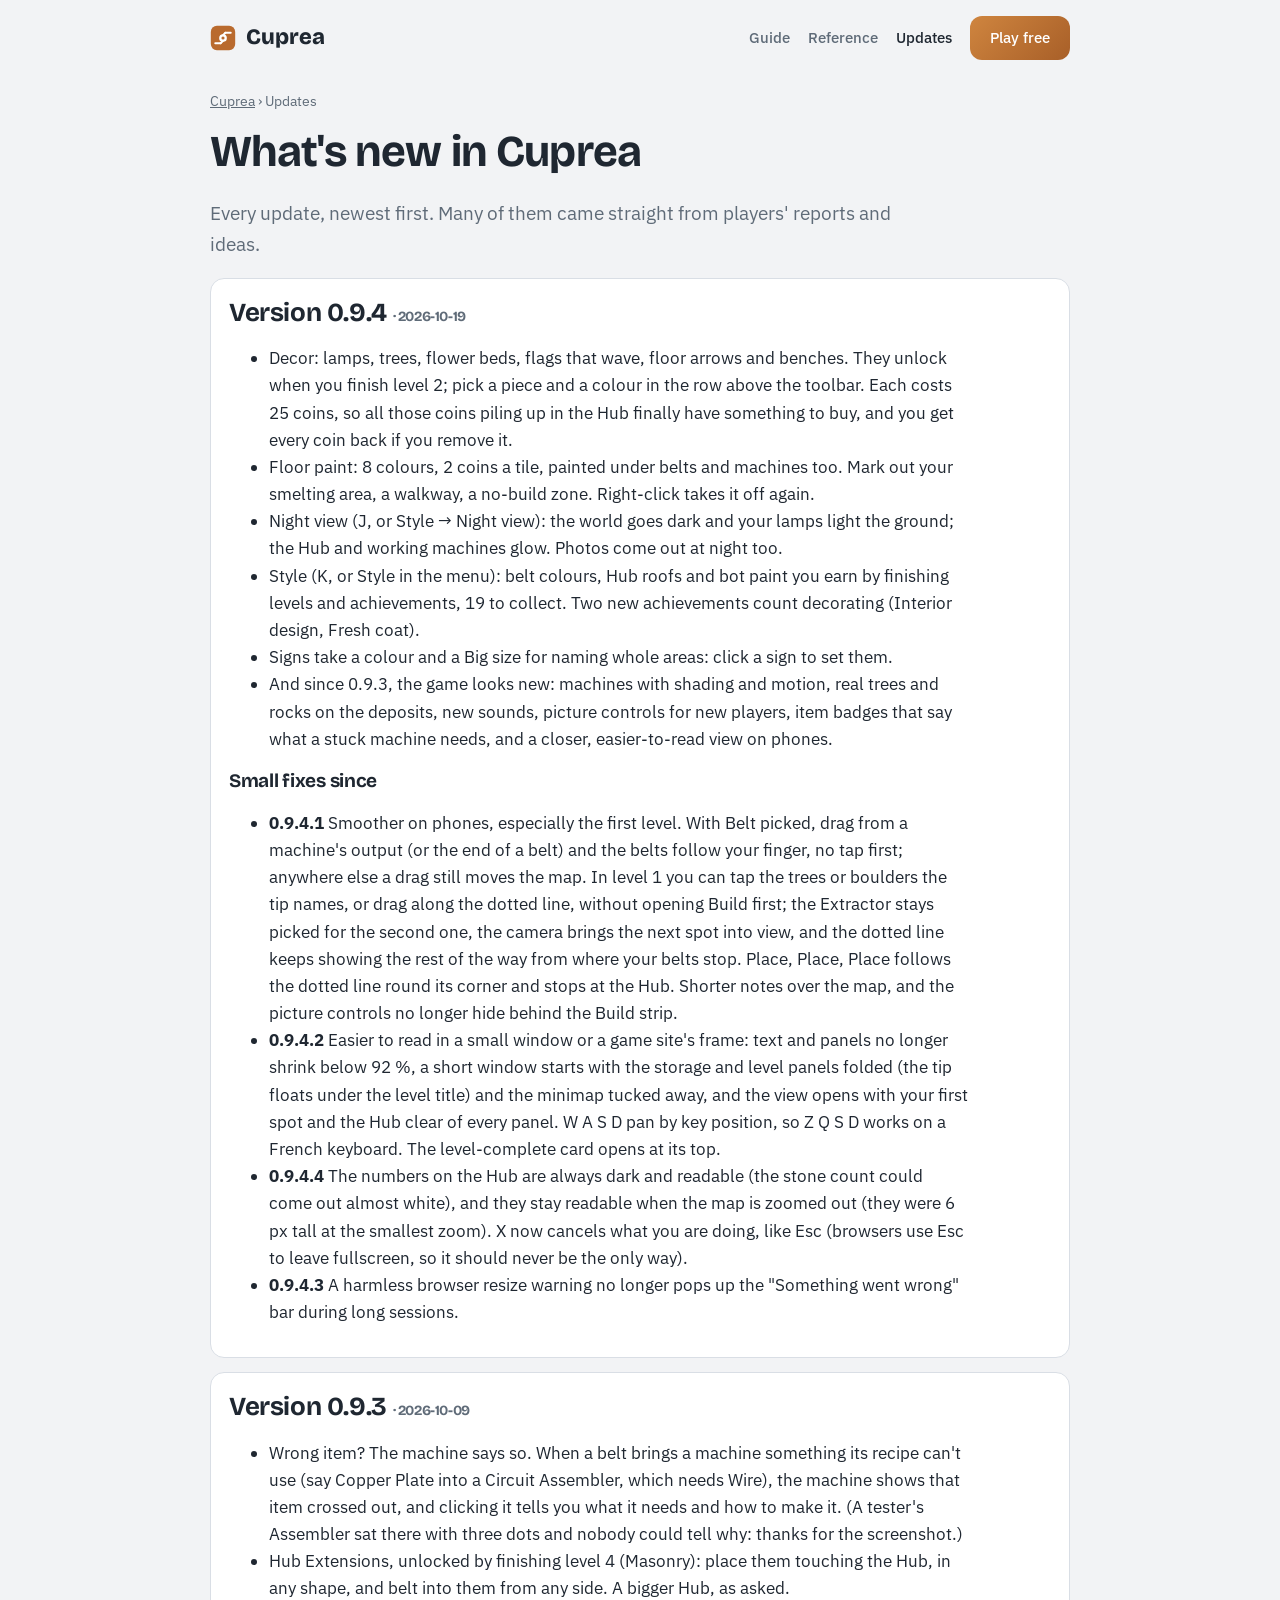
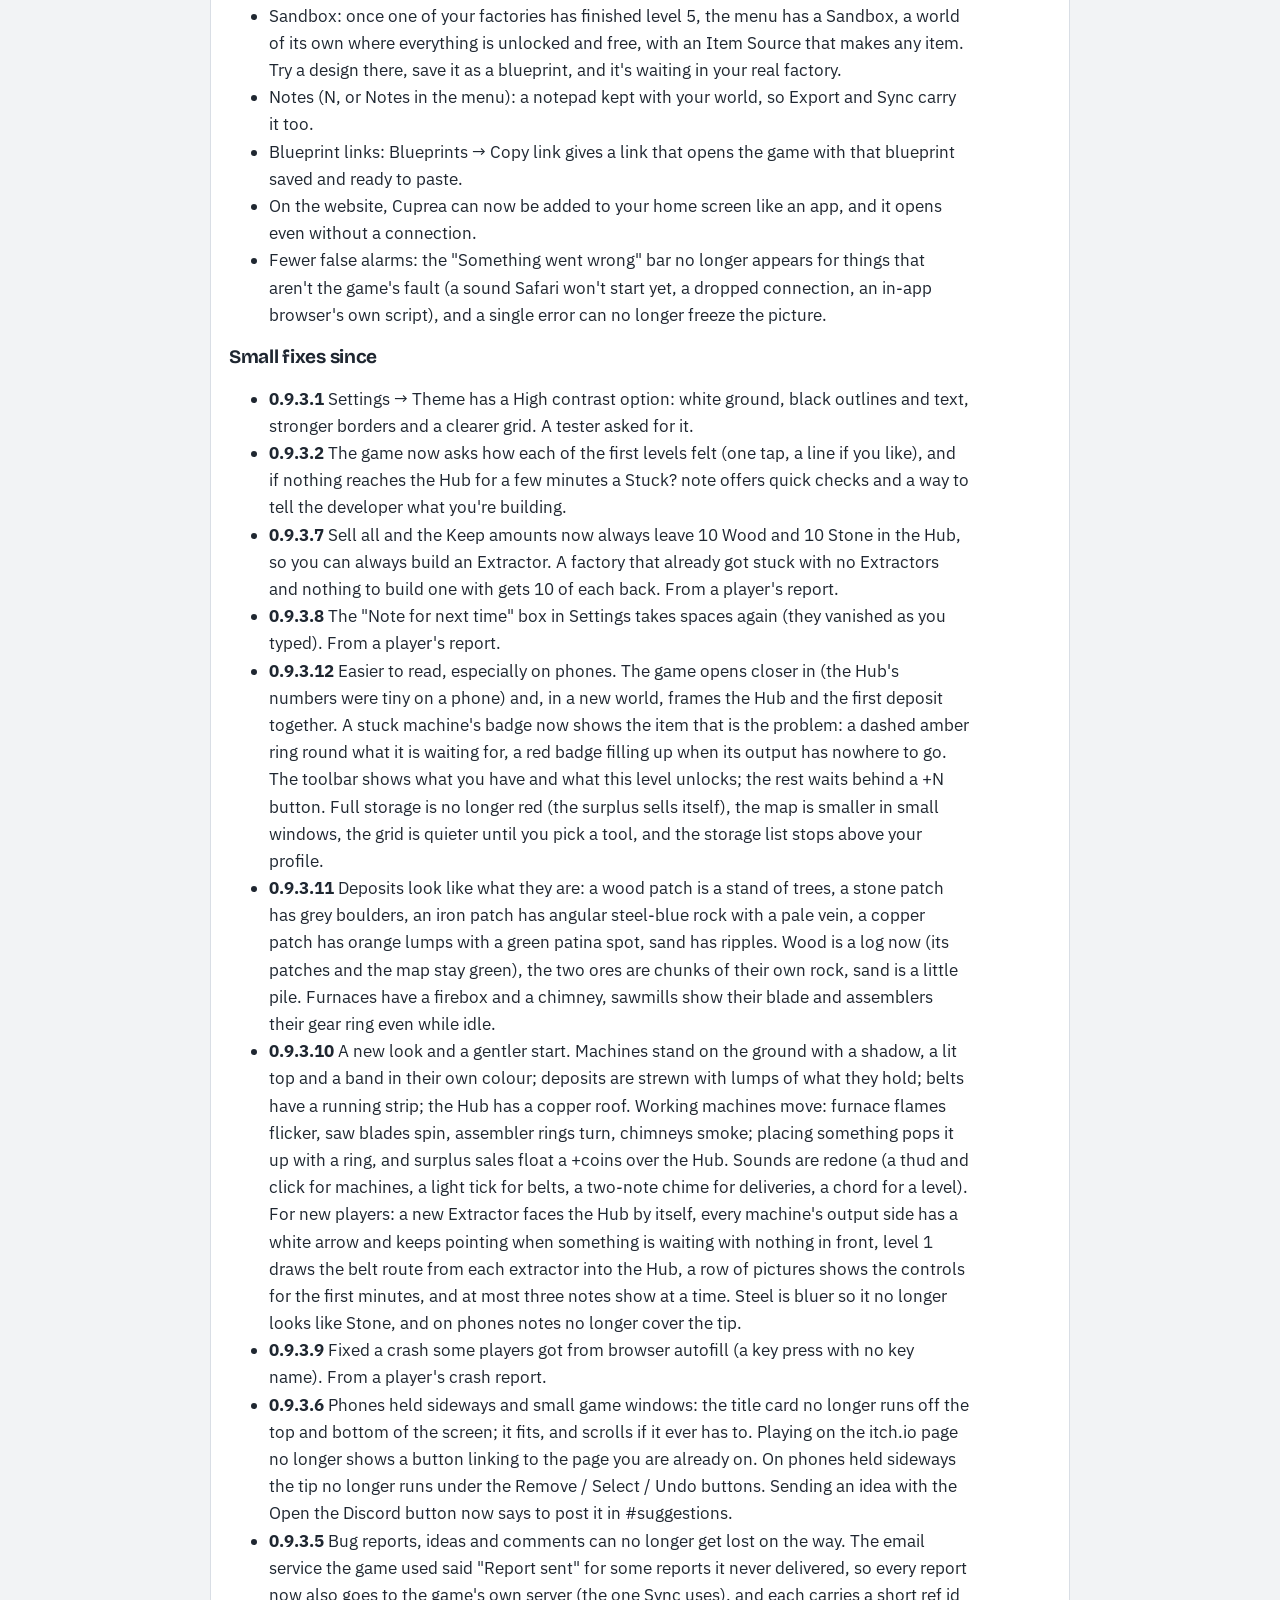
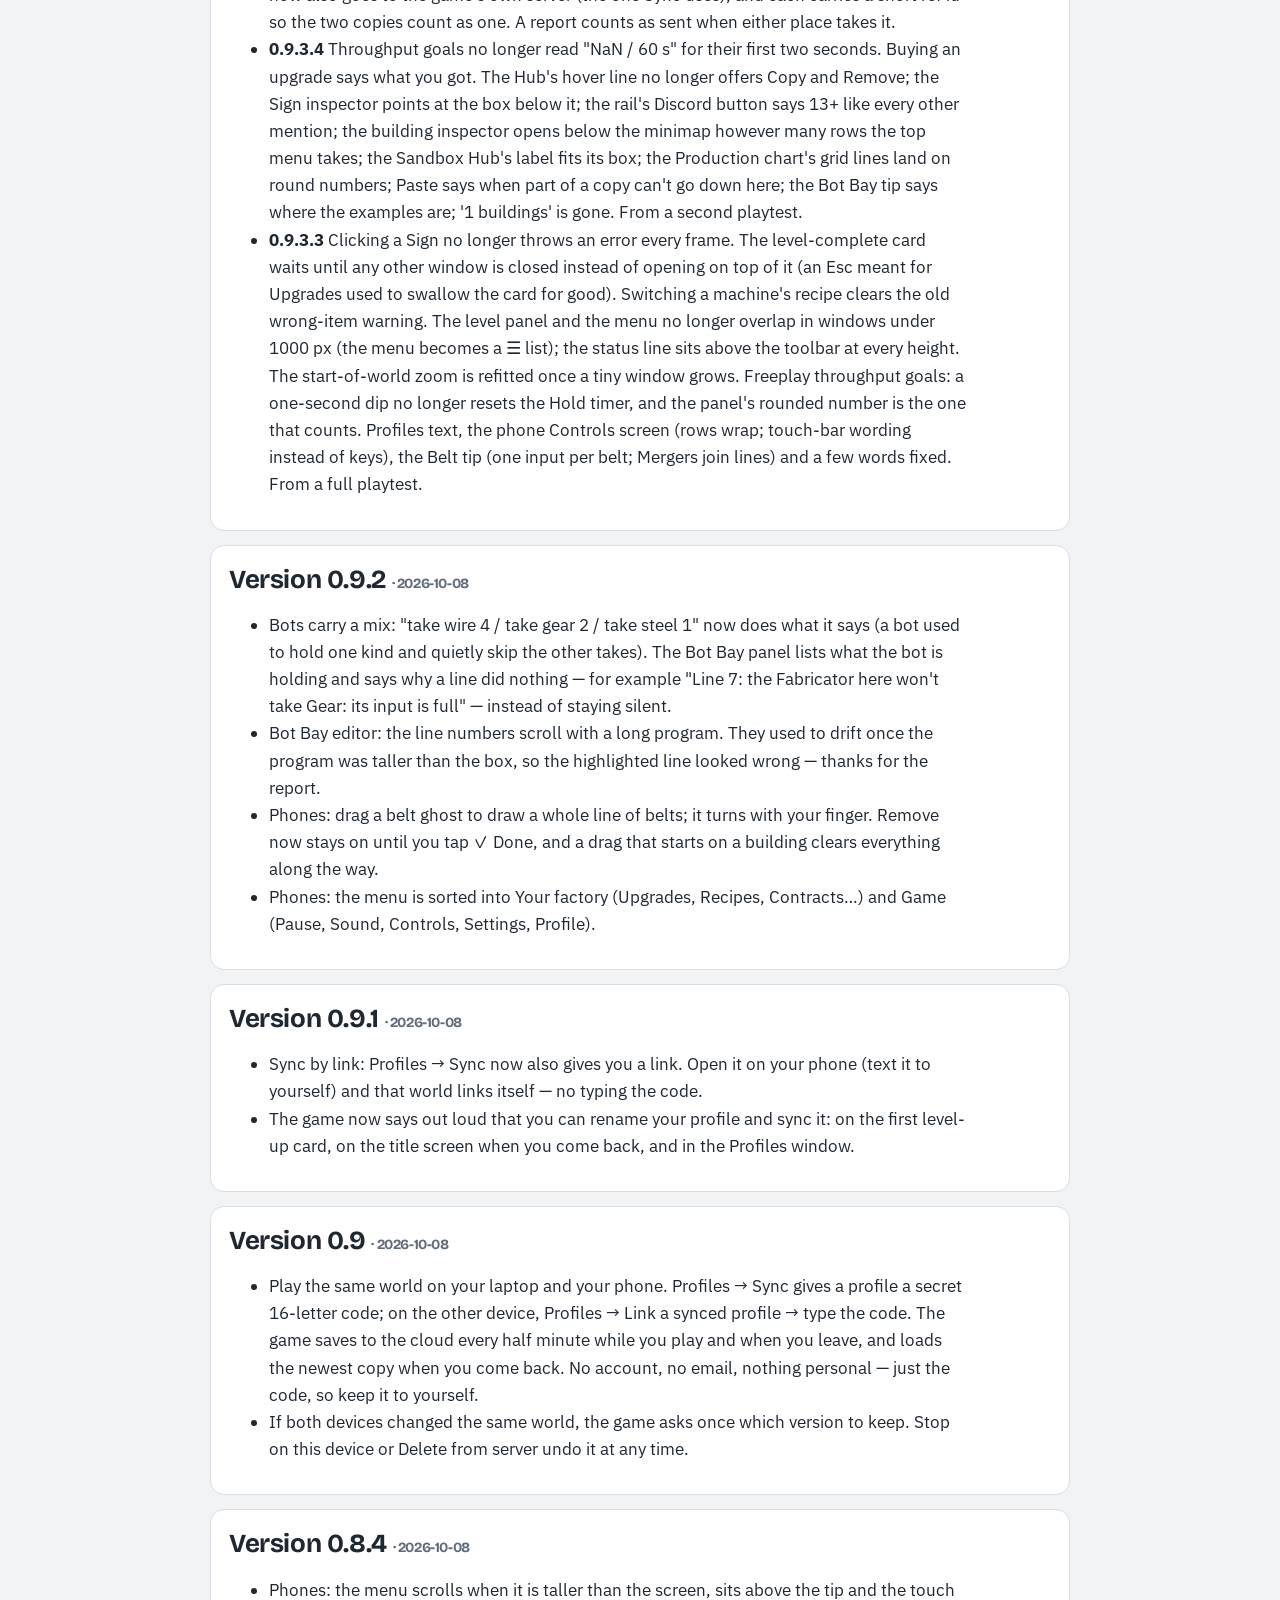
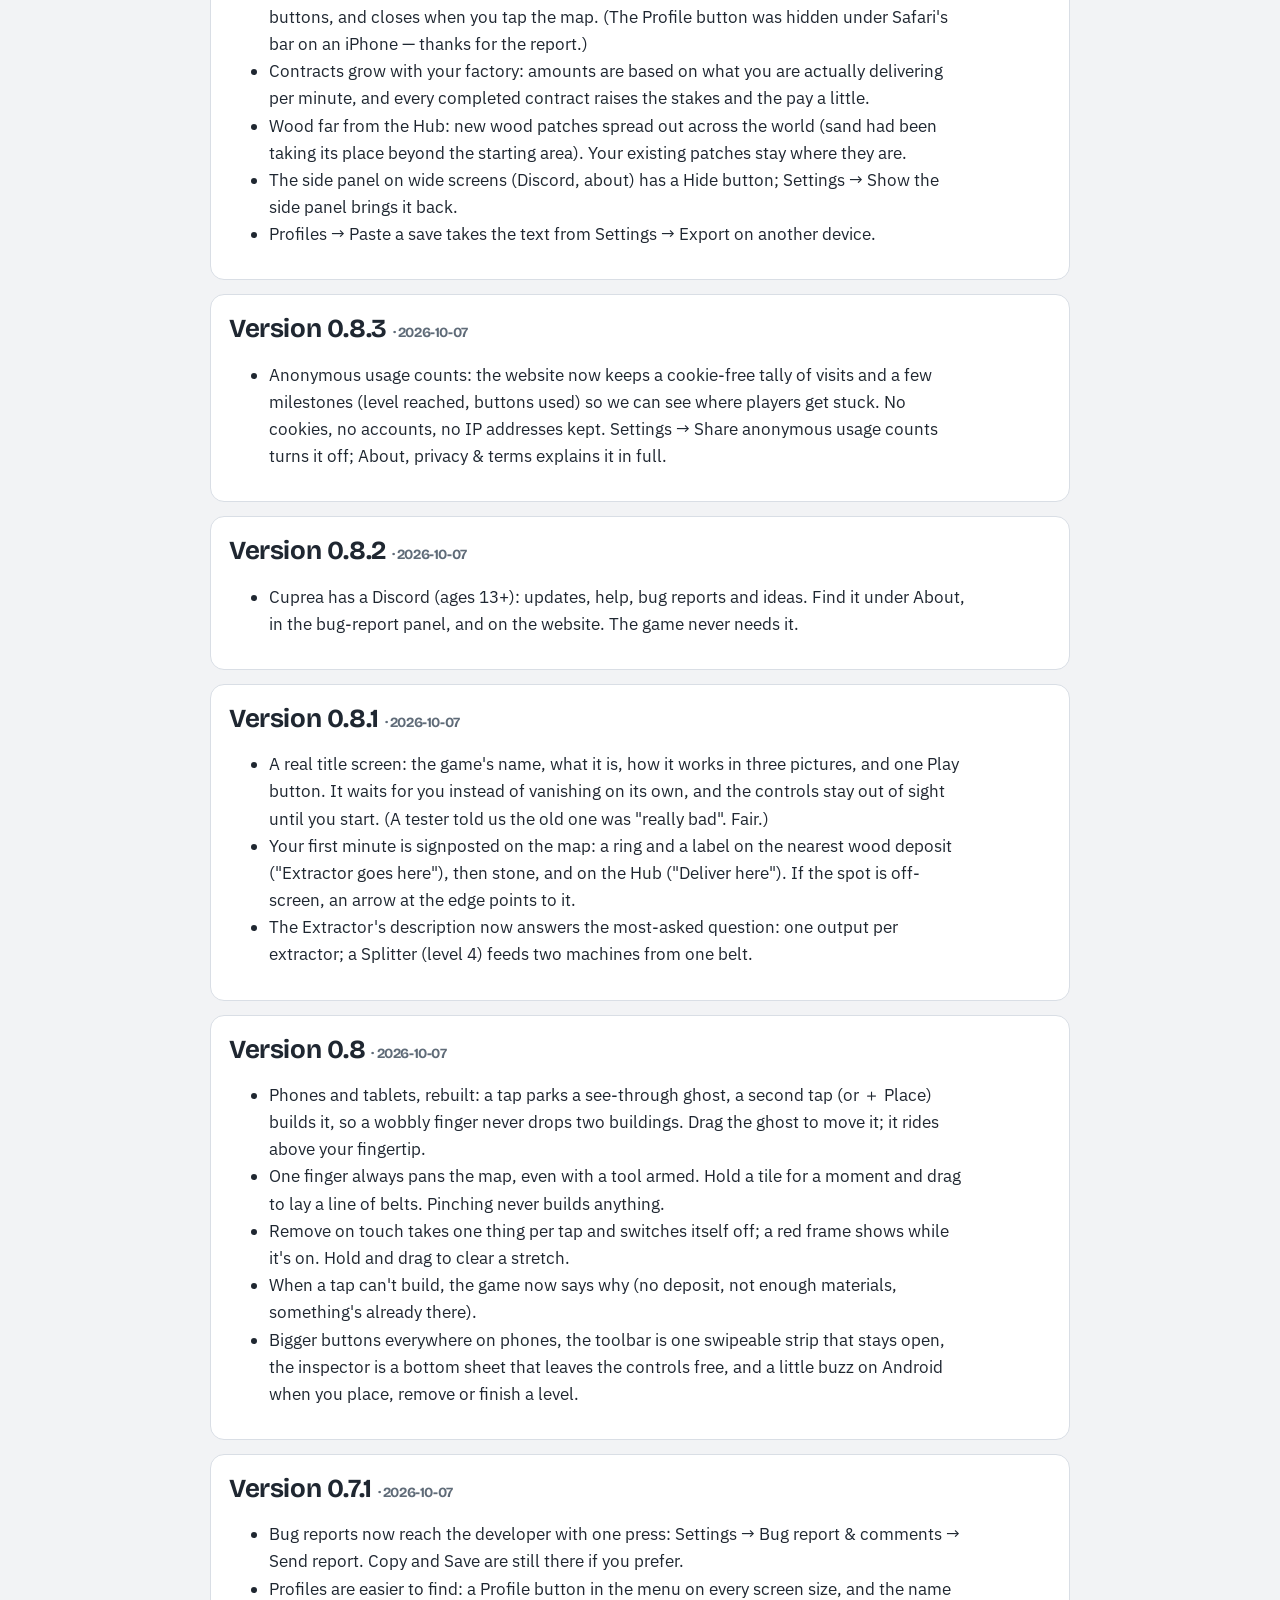
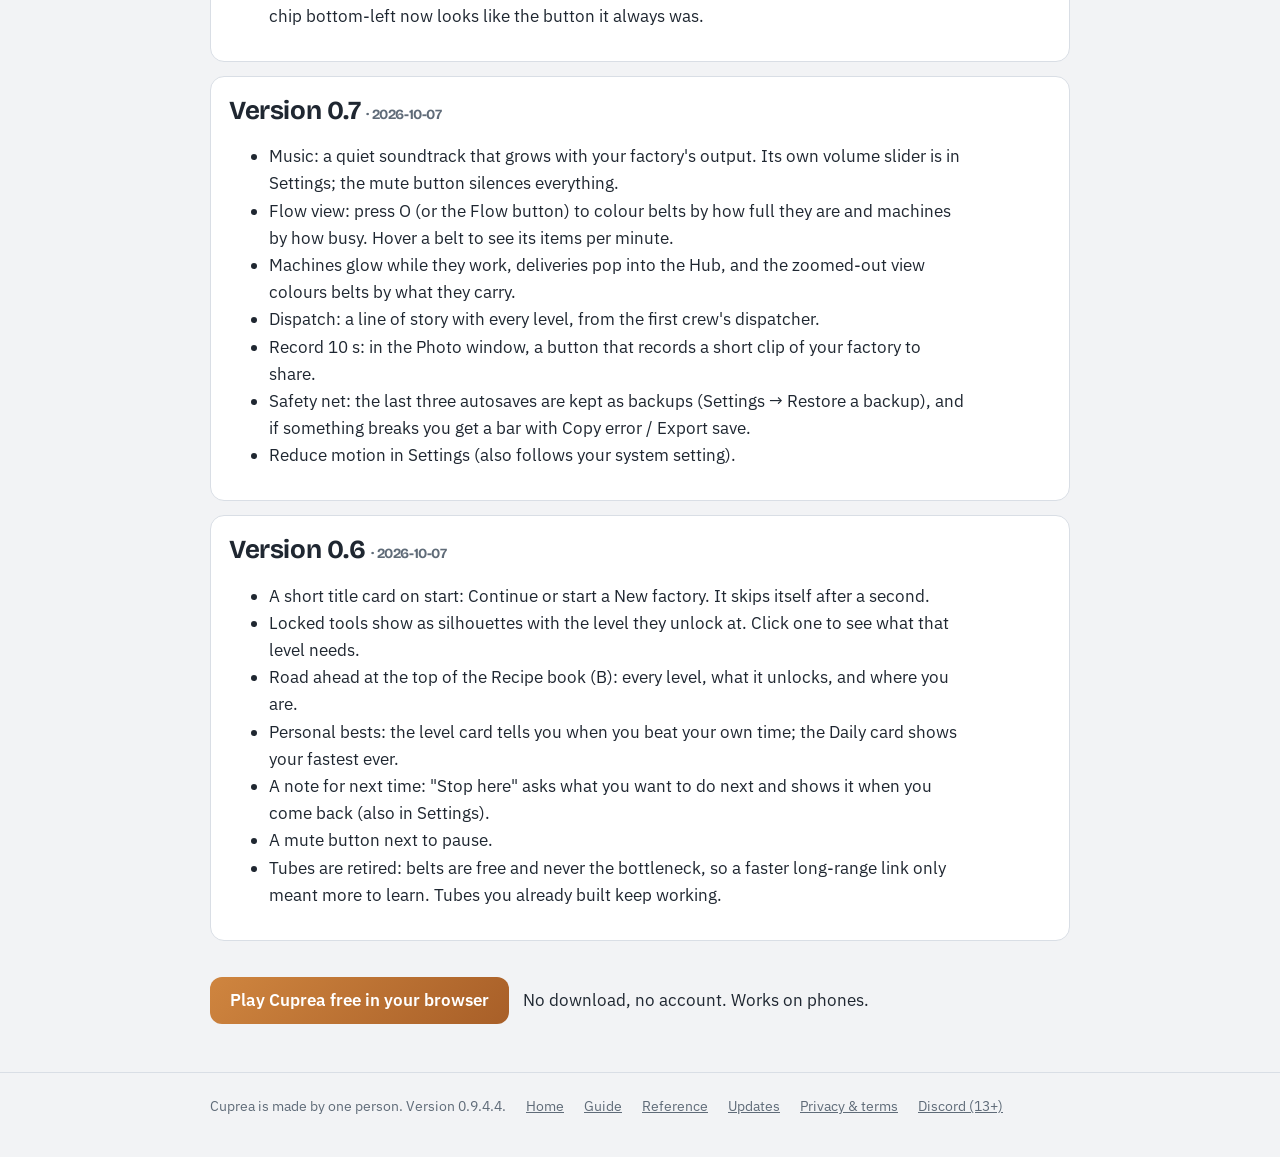
<file: updates/index.html>
<!doctype html>
<html lang="en">
<head>
  <meta charset="utf-8">
  <meta name="viewport" content="width=device-width, initial-scale=1">
  <title>Cuprea updates: what's new in every version</title>
  <meta name="description" content="What changed in each version of Cuprea, the free browser factory game, newest first, including the small fixes made from players' reports.">
  <link rel="canonical" href="https://noice787965-droid.github.io/cuprea/updates/">
  <meta property="og:title" content="Cuprea updates: what's new in every version">
  <meta property="og:description" content="What changed in each version of Cuprea, the free browser factory game, newest first, including the small fixes made from players' reports.">
  <meta property="og:type" content="article">
  <meta property="og:url" content="https://noice787965-droid.github.io/cuprea/updates/">
  <meta property="og:image" content="https://noice787965-droid.github.io/cuprea/screenshot.png">
  <meta name="theme-color" content="#b96a2e">
  <link rel="icon" href="../play/favicon.svg" type="image/svg+xml">
  <link rel="preconnect" href="https://fonts.googleapis.com">
  <link rel="preconnect" href="https://fonts.gstatic.com" crossorigin>
  <link rel="stylesheet" href="https://fonts.googleapis.com/css2?family=Bricolage+Grotesque:opsz,wght@12..96,700;12..96,800&family=IBM+Plex+Sans:wght@400;500;600&display=swap">
  <style>
:root { --paper:#f2f3f5; --panel:#fff; --ink:#1f2731; --muted:#5f6b78; --line:#d9dee5; --copper:#b96a2e; --copper-deep:#8f5222; --focus:#3c8cff; color-scheme: light; }
@media (prefers-color-scheme: dark) { :root { --paper:#161a20; --panel:#1f252d; --ink:#e6eaef; --muted:#9aa5b2; --line:#2c3540; --copper:#d98a4a; --copper-deep:#f0c091; color-scheme: dark; } }
* { box-sizing: border-box; }
body { margin: 0; font: 17px/1.6 "IBM Plex Sans", system-ui, -apple-system, "Segoe UI", Roboto, sans-serif; color: var(--ink); background: var(--paper); }
a { color: var(--copper); }
a:focus-visible { outline: 3px solid var(--focus); outline-offset: 3px; border-radius: 6px; }
h1, h2, h3 { font-family: "Bricolage Grotesque", "IBM Plex Sans", system-ui, sans-serif; letter-spacing: -0.015em; text-wrap: balance; line-height: 1.2; }
h1 { font-size: clamp(30px, 5vw, 44px); margin: 8px 0 12px; }
h2 { font-size: 26px; margin: 40px 0 10px; }
h3 { font-size: 19px; margin: 22px 0 6px; }
.wrap { width: min(860px, 100% - 40px); margin-inline: auto; }
@media (max-width: 600px) { .wrap { width: calc(100% - 32px); } }
.top { display: flex; align-items: center; justify-content: space-between; gap: 12px; padding-block: 16px; flex-wrap: wrap; }
.wordmark { display: inline-flex; align-items: center; gap: 10px; text-decoration: none; color: var(--ink); font-family: "Bricolage Grotesque", sans-serif; font-weight: 800; font-size: 22px; }
.wordmark svg { width: 26px; height: 26px; }
.top nav { display: flex; gap: 6px 18px; flex-wrap: wrap; align-items: center; font-size: 15px; }
.top nav a { color: var(--muted); text-decoration: none; font-weight: 500; }
.top nav a[aria-current] { color: var(--ink); }
.btn { display: inline-flex; align-items: center; justify-content: center; min-height: 44px; padding: 10px 20px; border-radius: 12px; font-weight: 600; text-decoration: none; }
.btn.primary { background: linear-gradient(135deg, #cf853f, #a85f28); color: #fff !important; }
.lede { font-size: 19px; color: var(--muted); max-width: 64ch; }
main p, main li { max-width: 70ch; }
.crumbs { font-size: 14px; color: var(--muted); }
.crumbs a { color: var(--muted); }
.card { background: var(--panel); border: 1px solid var(--line); border-radius: 14px; padding: 14px 18px; margin: 14px 0; }
.card h2, .card h3 { margin-top: 4px; }
.goal { font-weight: 600; }
.story { color: var(--muted); font-style: italic; }
kbd { font: 13px/1 ui-monospace, SFMono-Regular, Menlo, monospace; border: 1px solid var(--line); border-bottom-width: 2px; border-radius: 5px; padding: 2px 5px; background: var(--panel); }
.scroll { overflow-x: auto; margin: 10px 0; }
table { border-collapse: collapse; min-width: 100%; font-size: 15px; background: var(--panel); border-radius: 12px; overflow: hidden; }
th, td { text-align: left; padding: 8px 12px; border-bottom: 1px solid var(--line); vertical-align: top; }
th { font-size: 13px; color: var(--muted); font-weight: 600; }
table.keys th { padding-top: 14px; color: var(--ink); font-size: 14px; }
table.keys td:first-child { width: 40%; }
@media (max-width: 600px) {
  table.stack, table.stack tbody { display: block; min-width: 0; }
  table.stack thead { display: none; }
  table.stack tr { display: block; padding: 10px 14px; border-bottom: 1px solid var(--line); }
  table.stack td { display: block; padding: 2px 0; border: 0; text-align: left; white-space: normal; }
  table.stack td[data-l] { display: inline-block; margin-right: 16px; }
  table.stack td[data-l]::before { content: attr(data-l) ": "; color: var(--muted); font-size: 13px; }
  table.keys td:first-child { width: auto; }
}
td.num, th.num { text-align: right; font-variant-numeric: tabular-nums; white-space: nowrap; }
code, pre { font: 14px/1.5 ui-monospace, SFMono-Regular, Menlo, monospace; }
pre { background: var(--panel); border: 1px solid var(--line); border-radius: 12px; padding: 12px 14px; overflow-x: auto; }
.toc { columns: 2 220px; padding-left: 20px; }
.cta { margin: 36px 0; display: flex; gap: 14px; align-items: center; flex-wrap: wrap; }
footer { border-top: 1px solid var(--line); margin-top: 48px; padding-block: 22px 40px; font-size: 14px; color: var(--muted); }
footer .wrap { display: flex; flex-wrap: wrap; gap: 8px 20px; }
footer a { color: var(--muted); }
</style>
  <script type="application/ld+json">{"@context":"https://schema.org","@graph":[{"@type":"WebPage","@id":"https://noice787965-droid.github.io/cuprea/updates/","url":"https://noice787965-droid.github.io/cuprea/updates/","name":"Cuprea updates: what's new in every version","description":"What changed in each version of Cuprea, the free browser factory game, newest first, including the small fixes made from players' reports.","inLanguage":"en","dateModified":"2026-10-20","about":{"@type":"VideoGame","name":"Cuprea","url":"https://noice787965-droid.github.io/cuprea/"}},{"@type":"BreadcrumbList","itemListElement":[{"@type":"ListItem","position":1,"name":"Cuprea","item":"https://noice787965-droid.github.io/cuprea/"},{"@type":"ListItem","position":2,"name":"Updates","item":"https://noice787965-droid.github.io/cuprea/updates/"}]}]}</script>
</head>
<body>
  <header class="wrap top">
    <a class="wordmark" href="../" aria-label="Cuprea home"><svg viewBox="0 0 64 64" aria-hidden="true"><rect x="2" y="2" width="60" height="60" rx="15" fill="#b96a2e"/><g fill="none" stroke="#fff" stroke-width="5" stroke-linecap="round"><path d="M13 45h13M38 19h13"/><path d="M26 45l6-6M38 19l-6 6"/></g><circle cx="32" cy="32" r="9.5" fill="#fff"/><circle cx="32" cy="32" r="3.8" fill="#b96a2e"/></svg>Cuprea</a>
    <nav aria-label="Site"><a href="../guide/">Guide</a><a href="../reference/">Reference</a><a href="../updates/" aria-current="page">Updates</a><a class="btn primary" href="../play/?utm_source=site&amp;utm_campaign=updates">Play free</a></nav>
  </header>
  <main class="wrap">
    <p class="crumbs"><a href="../">Cuprea</a> › Updates</p>
    <h1>What's new in Cuprea</h1>
    <p class="lede">Every update, newest first. Many of them came straight from players' reports and ideas.</p>

    <section class="card" id="v0.9.4">
      <h2>Version 0.9.4 <span class="crumbs">· 2026-10-19</span></h2>
      <ul>
        <li>Decor: lamps, trees, flower beds, flags that wave, floor arrows and benches. They unlock when you finish level 2; pick a piece and a colour in the row above the toolbar. Each costs 25 coins, so all those coins piling up in the Hub finally have something to buy, and you get every coin back if you remove it.</li>
        <li>Floor paint: 8 colours, 2 coins a tile, painted under belts and machines too. Mark out your smelting area, a walkway, a no-build zone. Right-click takes it off again.</li>
        <li>Night view (J, or Style → Night view): the world goes dark and your lamps light the ground; the Hub and working machines glow. Photos come out at night too.</li>
        <li>Style (K, or Style in the menu): belt colours, Hub roofs and bot paint you earn by finishing levels and achievements, 19 to collect. Two new achievements count decorating (Interior design, Fresh coat).</li>
        <li>Signs take a colour and a Big size for naming whole areas: click a sign to set them.</li>
        <li>And since 0.9.3, the game looks new: machines with shading and motion, real trees and rocks on the deposits, new sounds, picture controls for new players, item badges that say what a stuck machine needs, and a closer, easier-to-read view on phones.</li>
      </ul>
      <h3>Small fixes since</h3>
      <ul>
        <li><b>0.9.4.1</b> Smoother on phones, especially the first level. With Belt picked, drag from a machine's output (or the end of a belt) and the belts follow your finger, no tap first; anywhere else a drag still moves the map. In level 1 you can tap the trees or boulders the tip names, or drag along the dotted line, without opening Build first; the Extractor stays picked for the second one, the camera brings the next spot into view, and the dotted line keeps showing the rest of the way from where your belts stop. Place, Place, Place follows the dotted line round its corner and stops at the Hub. Shorter notes over the map, and the picture controls no longer hide behind the Build strip.</li>
        <li><b>0.9.4.2</b> Easier to read in a small window or a game site's frame: text and panels no longer shrink below 92 %, a short window starts with the storage and level panels folded (the tip floats under the level title) and the minimap tucked away, and the view opens with your first spot and the Hub clear of every panel. W A S D pan by key position, so Z Q S D works on a French keyboard. The level-complete card opens at its top.</li>
        <li><b>0.9.4.4</b> The numbers on the Hub are always dark and readable (the stone count could come out almost white), and they stay readable when the map is zoomed out (they were 6 px tall at the smallest zoom). X now cancels what you are doing, like Esc (browsers use Esc to leave fullscreen, so it should never be the only way).</li>
        <li><b>0.9.4.3</b> A harmless browser resize warning no longer pops up the &quot;Something went wrong&quot; bar during long sessions.</li>
      </ul>
    </section>
    <section class="card" id="v0.9.3">
      <h2>Version 0.9.3 <span class="crumbs">· 2026-10-09</span></h2>
      <ul>
        <li>Wrong item? The machine says so. When a belt brings a machine something its recipe can't use (say Copper Plate into a Circuit Assembler, which needs Wire), the machine shows that item crossed out, and clicking it tells you what it needs and how to make it. (A tester's Assembler sat there with three dots and nobody could tell why: thanks for the screenshot.)</li>
        <li>Hub Extensions, unlocked by finishing level 4 (Masonry): place them touching the Hub, in any shape, and belt into them from any side. A bigger Hub, as asked.</li>
        <li>Sandbox: once one of your factories has finished level 5, the menu has a Sandbox, a world of its own where everything is unlocked and free, with an Item Source that makes any item. Try a design there, save it as a blueprint, and it's waiting in your real factory.</li>
        <li>Notes (N, or Notes in the menu): a notepad kept with your world, so Export and Sync carry it too.</li>
        <li>Blueprint links: Blueprints → Copy link gives a link that opens the game with that blueprint saved and ready to paste.</li>
        <li>On the website, Cuprea can now be added to your home screen like an app, and it opens even without a connection.</li>
        <li>Fewer false alarms: the &quot;Something went wrong&quot; bar no longer appears for things that aren't the game's fault (a sound Safari won't start yet, a dropped connection, an in-app browser's own script), and a single error can no longer freeze the picture.</li>
      </ul>
      <h3>Small fixes since</h3>
      <ul>
        <li><b>0.9.3.1</b> Settings → Theme has a High contrast option: white ground, black outlines and text, stronger borders and a clearer grid. A tester asked for it.</li>
        <li><b>0.9.3.2</b> The game now asks how each of the first levels felt (one tap, a line if you like), and if nothing reaches the Hub for a few minutes a Stuck? note offers quick checks and a way to tell the developer what you're building.</li>
        <li><b>0.9.3.7</b> Sell all and the Keep amounts now always leave 10 Wood and 10 Stone in the Hub, so you can always build an Extractor. A factory that already got stuck with no Extractors and nothing to build one with gets 10 of each back. From a player's report.</li>
        <li><b>0.9.3.8</b> The &quot;Note for next time&quot; box in Settings takes spaces again (they vanished as you typed). From a player's report.</li>
        <li><b>0.9.3.12</b> Easier to read, especially on phones. The game opens closer in (the Hub's numbers were tiny on a phone) and, in a new world, frames the Hub and the first deposit together. A stuck machine's badge now shows the item that is the problem: a dashed amber ring round what it is waiting for, a red badge filling up when its output has nowhere to go. The toolbar shows what you have and what this level unlocks; the rest waits behind a +N button. Full storage is no longer red (the surplus sells itself), the map is smaller in small windows, the grid is quieter until you pick a tool, and the storage list stops above your profile.</li>
        <li><b>0.9.3.11</b> Deposits look like what they are: a wood patch is a stand of trees, a stone patch has grey boulders, an iron patch has angular steel-blue rock with a pale vein, a copper patch has orange lumps with a green patina spot, sand has ripples. Wood is a log now (its patches and the map stay green), the two ores are chunks of their own rock, sand is a little pile. Furnaces have a firebox and a chimney, sawmills show their blade and assemblers their gear ring even while idle.</li>
        <li><b>0.9.3.10</b> A new look and a gentler start. Machines stand on the ground with a shadow, a lit top and a band in their own colour; deposits are strewn with lumps of what they hold; belts have a running strip; the Hub has a copper roof. Working machines move: furnace flames flicker, saw blades spin, assembler rings turn, chimneys smoke; placing something pops it up with a ring, and surplus sales float a +coins over the Hub. Sounds are redone (a thud and click for machines, a light tick for belts, a two-note chime for deliveries, a chord for a level). For new players: a new Extractor faces the Hub by itself, every machine's output side has a white arrow and keeps pointing when something is waiting with nothing in front, level 1 draws the belt route from each extractor into the Hub, a row of pictures shows the controls for the first minutes, and at most three notes show at a time. Steel is bluer so it no longer looks like Stone, and on phones notes no longer cover the tip.</li>
        <li><b>0.9.3.9</b> Fixed a crash some players got from browser autofill (a key press with no key name). From a player's crash report.</li>
        <li><b>0.9.3.6</b> Phones held sideways and small game windows: the title card no longer runs off the top and bottom of the screen; it fits, and scrolls if it ever has to. Playing on the itch.io page no longer shows a button linking to the page you are already on. On phones held sideways the tip no longer runs under the Remove / Select / Undo buttons. Sending an idea with the Open the Discord button now says to post it in #suggestions.</li>
        <li><b>0.9.3.5</b> Bug reports, ideas and comments can no longer get lost on the way. The email service the game used said &quot;Report sent&quot; for some reports it never delivered, so every report now also goes to the game's own server (the one Sync uses), and each carries a short ref id so the two copies count as one. A report counts as sent when either place takes it.</li>
        <li><b>0.9.3.4</b> Throughput goals no longer read &quot;NaN / 60 s&quot; for their first two seconds. Buying an upgrade says what you got. The Hub's hover line no longer offers Copy and Remove; the Sign inspector points at the box below it; the rail's Discord button says 13+ like every other mention; the building inspector opens below the minimap however many rows the top menu takes; the Sandbox Hub's label fits its box; the Production chart's grid lines land on round numbers; Paste says when part of a copy can't go down here; the Bot Bay tip says where the examples are; '1 buildings' is gone. From a second playtest.</li>
        <li><b>0.9.3.3</b> Clicking a Sign no longer throws an error every frame. The level-complete card waits until any other window is closed instead of opening on top of it (an Esc meant for Upgrades used to swallow the card for good). Switching a machine's recipe clears the old wrong-item warning. The level panel and the menu no longer overlap in windows under 1000 px (the menu becomes a ☰ list); the status line sits above the toolbar at every height. The start-of-world zoom is refitted once a tiny window grows. Freeplay throughput goals: a one-second dip no longer resets the Hold timer, and the panel's rounded number is the one that counts. Profiles text, the phone Controls screen (rows wrap; touch-bar wording instead of keys), the Belt tip (one input per belt; Mergers join lines) and a few words fixed. From a full playtest.</li>
      </ul>
    </section>
    <section class="card" id="v0.9.2">
      <h2>Version 0.9.2 <span class="crumbs">· 2026-10-08</span></h2>
      <ul>
        <li>Bots carry a mix: &quot;take wire 4 / take gear 2 / take steel 1&quot; now does what it says (a bot used to hold one kind and quietly skip the other takes). The Bot Bay panel lists what the bot is holding and says why a line did nothing — for example &quot;Line 7: the Fabricator here won't take Gear: its input is full&quot; — instead of staying silent.</li>
        <li>Bot Bay editor: the line numbers scroll with a long program. They used to drift once the program was taller than the box, so the highlighted line looked wrong — thanks for the report.</li>
        <li>Phones: drag a belt ghost to draw a whole line of belts; it turns with your finger. Remove now stays on until you tap ✓ Done, and a drag that starts on a building clears everything along the way.</li>
        <li>Phones: the menu is sorted into Your factory (Upgrades, Recipes, Contracts…) and Game (Pause, Sound, Controls, Settings, Profile).</li>
      </ul>

    </section>
    <section class="card" id="v0.9.1">
      <h2>Version 0.9.1 <span class="crumbs">· 2026-10-08</span></h2>
      <ul>
        <li>Sync by link: Profiles → Sync now also gives you a link. Open it on your phone (text it to yourself) and that world links itself — no typing the code.</li>
        <li>The game now says out loud that you can rename your profile and sync it: on the first level-up card, on the title screen when you come back, and in the Profiles window.</li>
      </ul>

    </section>
    <section class="card" id="v0.9">
      <h2>Version 0.9 <span class="crumbs">· 2026-10-08</span></h2>
      <ul>
        <li>Play the same world on your laptop and your phone. Profiles → Sync gives a profile a secret 16-letter code; on the other device, Profiles → Link a synced profile → type the code. The game saves to the cloud every half minute while you play and when you leave, and loads the newest copy when you come back. No account, no email, nothing personal — just the code, so keep it to yourself.</li>
        <li>If both devices changed the same world, the game asks once which version to keep. Stop on this device or Delete from server undo it at any time.</li>
      </ul>

    </section>
    <section class="card" id="v0.8.4">
      <h2>Version 0.8.4 <span class="crumbs">· 2026-10-08</span></h2>
      <ul>
        <li>Phones: the menu scrolls when it is taller than the screen, sits above the tip and the touch buttons, and closes when you tap the map. (The Profile button was hidden under Safari's bar on an iPhone — thanks for the report.)</li>
        <li>Contracts grow with your factory: amounts are based on what you are actually delivering per minute, and every completed contract raises the stakes and the pay a little.</li>
        <li>Wood far from the Hub: new wood patches spread out across the world (sand had been taking its place beyond the starting area). Your existing patches stay where they are.</li>
        <li>The side panel on wide screens (Discord, about) has a Hide button; Settings → Show the side panel brings it back.</li>
        <li>Profiles → Paste a save takes the text from Settings → Export on another device.</li>
      </ul>

    </section>
    <section class="card" id="v0.8.3">
      <h2>Version 0.8.3 <span class="crumbs">· 2026-10-07</span></h2>
      <ul>
        <li>Anonymous usage counts: the website now keeps a cookie-free tally of visits and a few milestones (level reached, buttons used) so we can see where players get stuck. No cookies, no accounts, no IP addresses kept. Settings → Share anonymous usage counts turns it off; About, privacy &amp; terms explains it in full.</li>
      </ul>

    </section>
    <section class="card" id="v0.8.2">
      <h2>Version 0.8.2 <span class="crumbs">· 2026-10-07</span></h2>
      <ul>
        <li>Cuprea has a Discord (ages 13+): updates, help, bug reports and ideas. Find it under About, in the bug-report panel, and on the website. The game never needs it.</li>
      </ul>

    </section>
    <section class="card" id="v0.8.1">
      <h2>Version 0.8.1 <span class="crumbs">· 2026-10-07</span></h2>
      <ul>
        <li>A real title screen: the game's name, what it is, how it works in three pictures, and one Play button. It waits for you instead of vanishing on its own, and the controls stay out of sight until you start. (A tester told us the old one was &quot;really bad&quot;. Fair.)</li>
        <li>Your first minute is signposted on the map: a ring and a label on the nearest wood deposit (&quot;Extractor goes here&quot;), then stone, and on the Hub (&quot;Deliver here&quot;). If the spot is off-screen, an arrow at the edge points to it.</li>
        <li>The Extractor's description now answers the most-asked question: one output per extractor; a Splitter (level 4) feeds two machines from one belt.</li>
      </ul>

    </section>
    <section class="card" id="v0.8">
      <h2>Version 0.8 <span class="crumbs">· 2026-10-07</span></h2>
      <ul>
        <li>Phones and tablets, rebuilt: a tap parks a see-through ghost, a second tap (or ＋ Place) builds it, so a wobbly finger never drops two buildings. Drag the ghost to move it; it rides above your fingertip.</li>
        <li>One finger always pans the map, even with a tool armed. Hold a tile for a moment and drag to lay a line of belts. Pinching never builds anything.</li>
        <li>Remove on touch takes one thing per tap and switches itself off; a red frame shows while it's on. Hold and drag to clear a stretch.</li>
        <li>When a tap can't build, the game now says why (no deposit, not enough materials, something's already there).</li>
        <li>Bigger buttons everywhere on phones, the toolbar is one swipeable strip that stays open, the inspector is a bottom sheet that leaves the controls free, and a little buzz on Android when you place, remove or finish a level.</li>
      </ul>

    </section>
    <section class="card" id="v0.7.1">
      <h2>Version 0.7.1 <span class="crumbs">· 2026-10-07</span></h2>
      <ul>
        <li>Bug reports now reach the developer with one press: Settings → Bug report &amp; comments → Send report. Copy and Save are still there if you prefer.</li>
        <li>Profiles are easier to find: a Profile button in the menu on every screen size, and the name chip bottom-left now looks like the button it always was.</li>
      </ul>

    </section>
    <section class="card" id="v0.7">
      <h2>Version 0.7 <span class="crumbs">· 2026-10-07</span></h2>
      <ul>
        <li>Music: a quiet soundtrack that grows with your factory's output. Its own volume slider is in Settings; the mute button silences everything.</li>
        <li>Flow view: press O (or the Flow button) to colour belts by how full they are and machines by how busy. Hover a belt to see its items per minute.</li>
        <li>Machines glow while they work, deliveries pop into the Hub, and the zoomed-out view colours belts by what they carry.</li>
        <li>Dispatch: a line of story with every level, from the first crew's dispatcher.</li>
        <li>Record 10 s: in the Photo window, a button that records a short clip of your factory to share.</li>
        <li>Safety net: the last three autosaves are kept as backups (Settings → Restore a backup), and if something breaks you get a bar with Copy error / Export save.</li>
        <li>Reduce motion in Settings (also follows your system setting).</li>
      </ul>

    </section>
    <section class="card" id="v0.6">
      <h2>Version 0.6 <span class="crumbs">· 2026-10-07</span></h2>
      <ul>
        <li>A short title card on start: Continue or start a New factory. It skips itself after a second.</li>
        <li>Locked tools show as silhouettes with the level they unlock at. Click one to see what that level needs.</li>
        <li>Road ahead at the top of the Recipe book (B): every level, what it unlocks, and where you are.</li>
        <li>Personal bests: the level card tells you when you beat your own time; the Daily card shows your fastest ever.</li>
        <li>A note for next time: &quot;Stop here&quot; asks what you want to do next and shows it when you come back (also in Settings).</li>
        <li>A mute button next to pause.</li>
        <li>Tubes are retired: belts are free and never the bottleneck, so a faster long-range link only meant more to learn. Tubes you already built keep working.</li>
      </ul>

    </section>
    <div class="cta"><a class="btn primary" href="../play/?utm_source=site&amp;utm_campaign=updates">Play Cuprea free in your browser</a><span>No download, no account. Works on phones.</span></div>
  </main>
  <footer>
    <div class="wrap">
      <span>Cuprea is made by one person. Version 0.9.4.4.</span>
      <a href="../">Home</a><a href="../guide/">Guide</a><a href="../reference/">Reference</a><a href="../updates/">Updates</a>
      <a href="../privacy.html">Privacy &amp; terms</a><a href="https://discord.gg/RqNg62fHZJ" rel="noopener">Discord (13+)</a>
    </div>
  </footer>
</body>
</html>
</file>
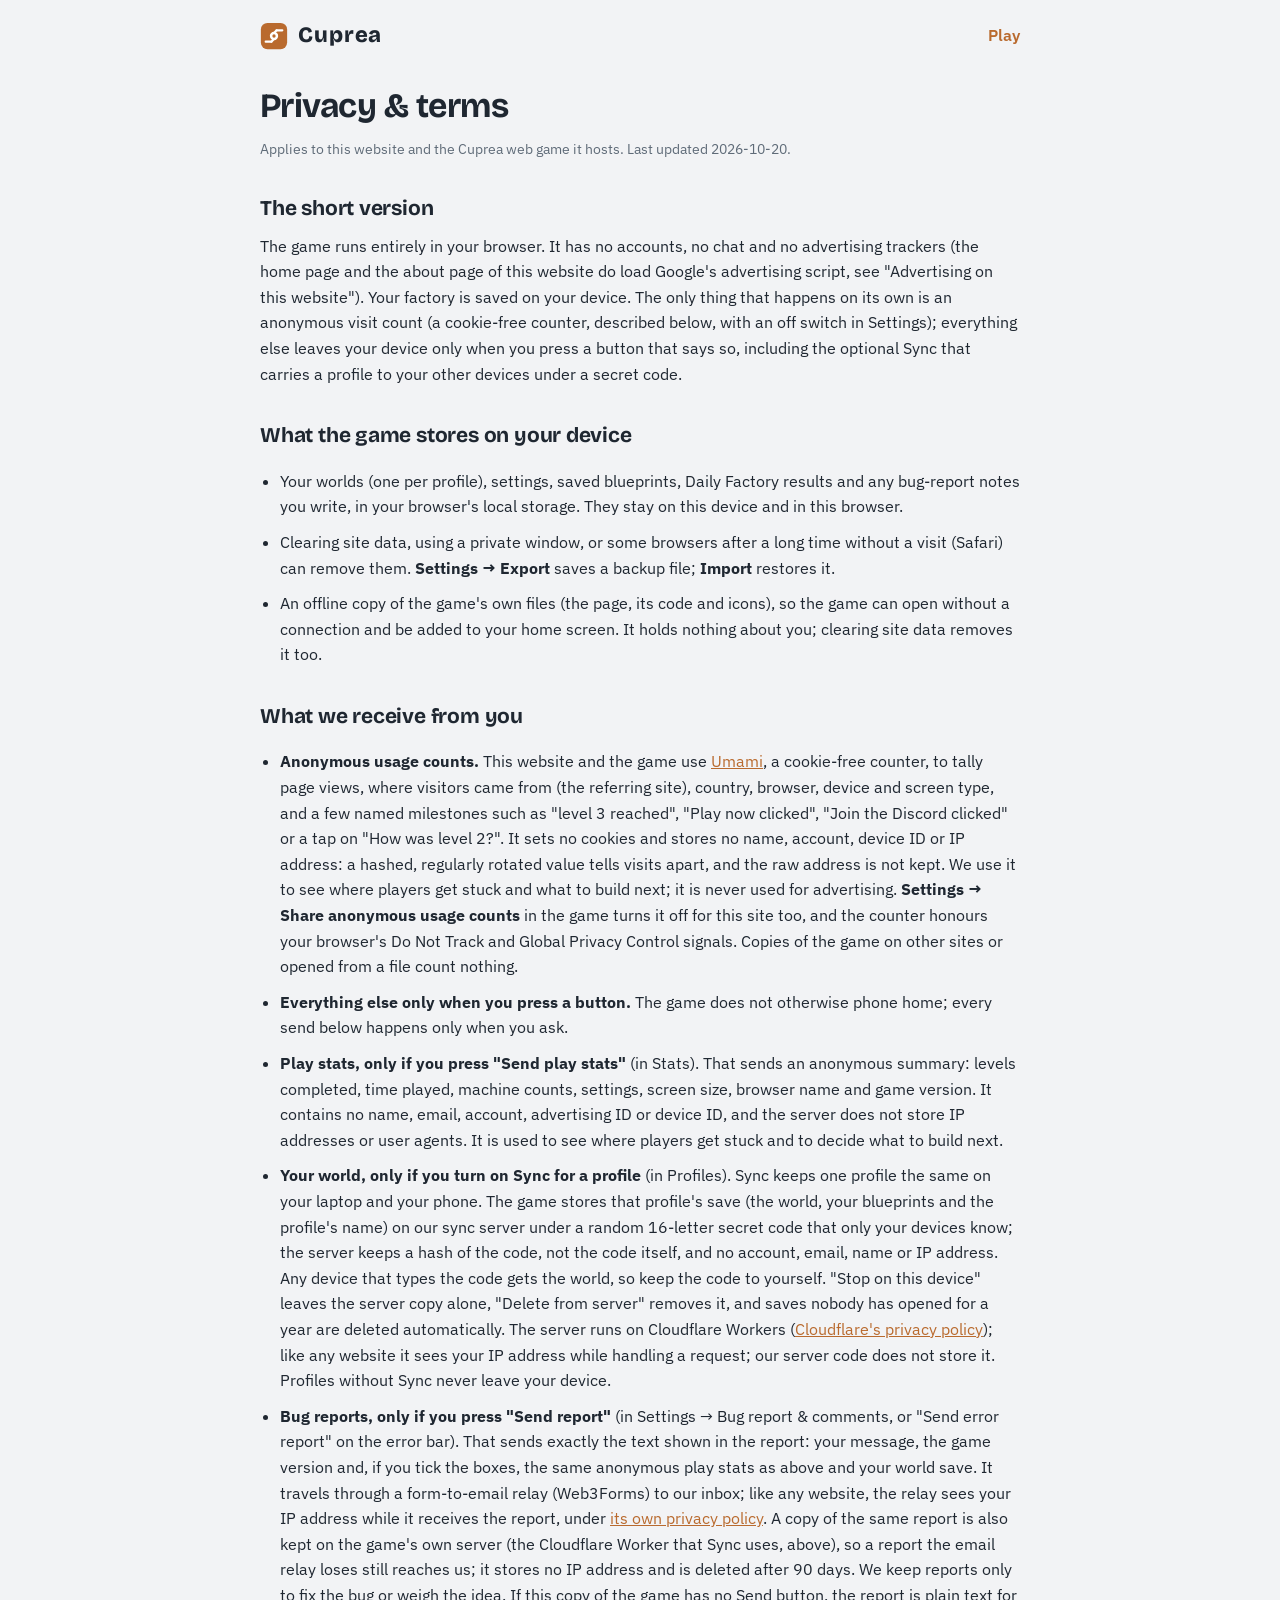
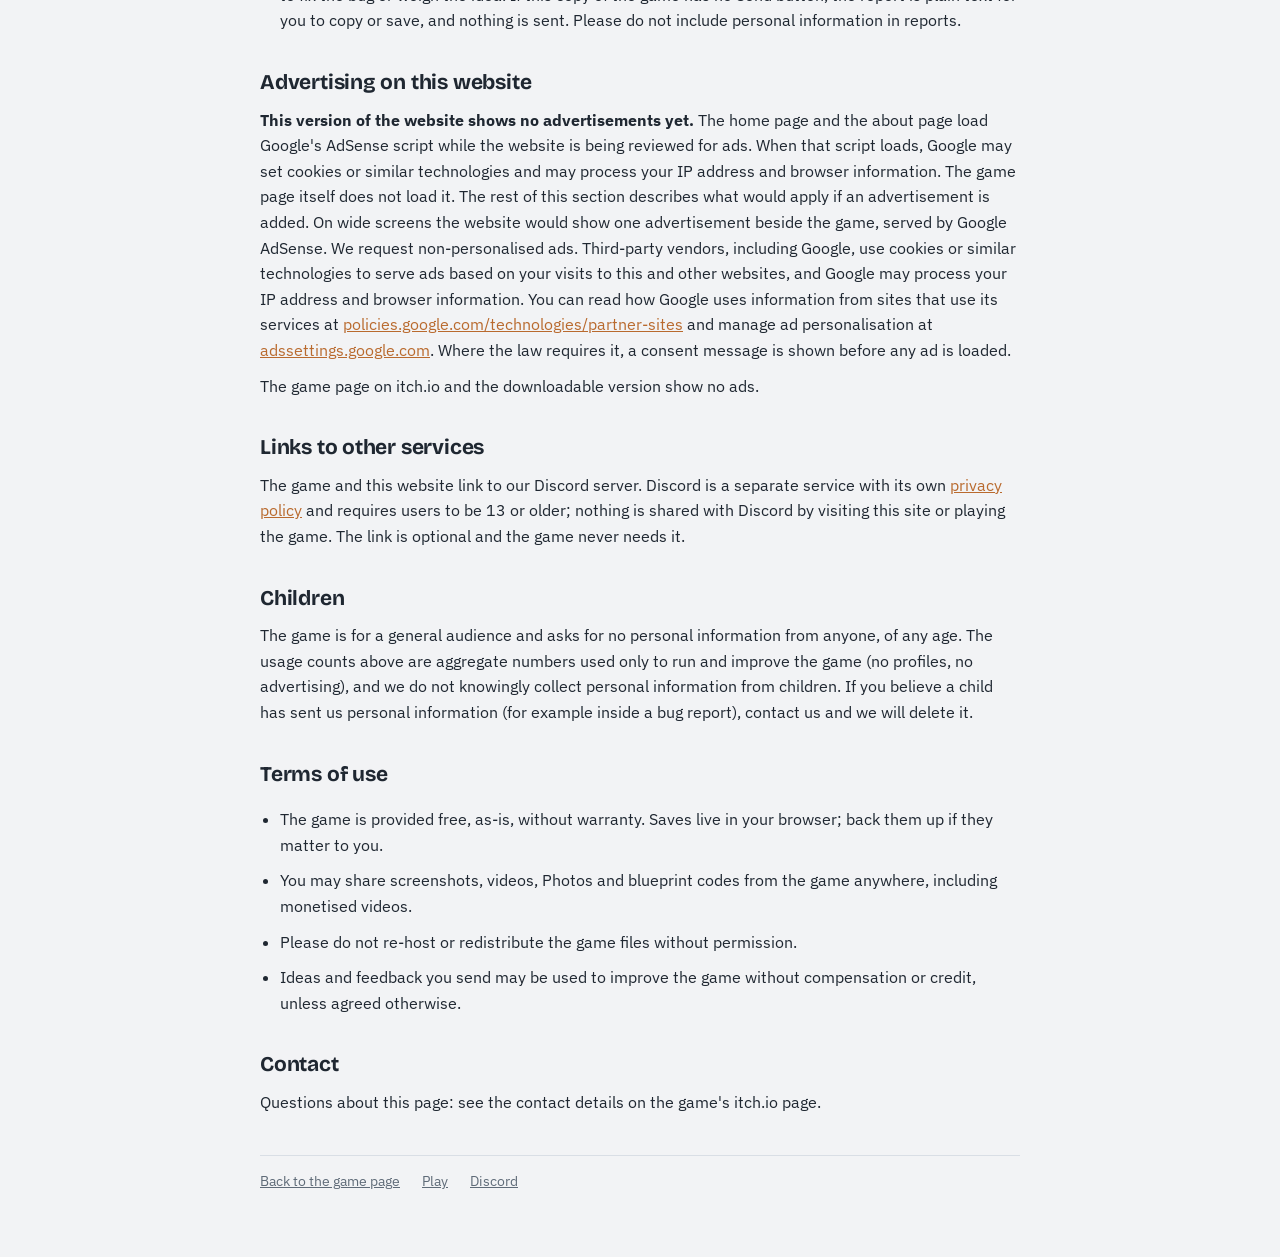
<file: privacy.html>
<!doctype html> <html lang="en"> <head> <meta charset="utf-8"> <meta name="viewport" content="width=device-width,initial-scale=1"> <title>Cuprea — privacy &amp; terms</title> <meta name="robots" content="noindex"> <link rel="icon" href="play/favicon.svg" type="image/svg+xml"> <link rel="preconnect" href="https://fonts.googleapis.com"> <link rel="preconnect" href="https://fonts.gstatic.com" crossorigin> <link rel="stylesheet" href="https://fonts.googleapis.com/css2?family=Bricolage+Grotesque:opsz,wght@12..96,700;12..96,800&family=IBM+Plex+Sans:wght@400;500;600&display=swap"> <style>:root{--paper:#f2f3f5;--panel:#fff;--ink:#1f2731;--muted:#5f6b78;--line:#d9dee5;--copper:#b96a2e;--focus:#3c8cff;color-scheme:light}@media (prefers-color-scheme:dark){:root{--paper:#161a20;--panel:#1f252d;--ink:#e6eaef;--muted:#9aa5b2;--line:#2c3540;--copper:#d98a4a;color-scheme:dark}}*{box-sizing:border-box}body{margin:0;font:16px/1.6 "IBM Plex Sans",system-ui,-apple-system,"Segoe UI",Roboto,sans-serif;color:var(--ink);background:var(--paper)}.top{width:min(760px,100% - 40px);margin:0 auto;display:flex;align-items:center;justify-content:space-between;gap:16px;padding:18px 0}.wordmark{display:inline-flex;align-items:center;gap:10px;text-decoration:none;color:var(--ink);font-family:"Bricolage Grotesque",sans-serif;font-weight:800;font-size:22px;letter-spacing:.04em}.wordmark svg{width:28px;height:28px}.top a.play{color:var(--copper);font-weight:600;text-decoration:none}main{width:min(760px,100% - 40px);margin:0 auto;padding:8px 0 64px}h1{font-family:"Bricolage Grotesque",sans-serif;font-size:34px;letter-spacing:-.015em;margin:0 0 4px}h2{font-family:"Bricolage Grotesque",sans-serif;font-size:21px;letter-spacing:-.01em;margin:32px 0 8px}li,p{margin:0 0 10px}ul{padding-left:20px}.muted{color:var(--muted);font-size:14px}a{color:var(--copper)}a:focus-visible{outline:3px solid var(--focus);outline-offset:3px;border-radius:4px}footer{margin-top:40px;padding-top:14px;border-top:1px solid var(--line);font-size:14px;color:var(--muted);display:flex;flex-wrap:wrap;gap:8px 22px}footer a{color:inherit}</style> </head> <body> <header class="top"> <a class="wordmark" href="./" aria-label="Cuprea home"><svg viewBox="0 0 64 64" aria-hidden="true"><rect x="2" y="2" width="60" height="60" rx="15" fill="#b96a2e"/><g fill="none" stroke="#fff" stroke-width="5" stroke-linecap="round"><path d="M13 45h13M38 19h13"/><path d="M26 45l6-6M38 19l-6 6"/></g><circle cx="32" cy="32" r="9.5" fill="#fff"/><circle cx="32" cy="32" r="3.8" fill="#b96a2e"/></svg>Cuprea</a> <a class="play" href="play/">Play</a> </header> <main> <h1>Privacy &amp; terms</h1> <p class="muted">Applies to this website and the Cuprea web game it hosts. Last updated 2026-10-20.</p> <h2>The short version</h2> <p>The game runs entirely in your browser. It has no accounts, no chat and no advertising trackers (the home page and the about page of this website do load Google's advertising script, see "Advertising on this website"). Your factory is saved on your device. The only thing that happens on its own is an anonymous visit count (a cookie-free counter, described below, with an off switch in Settings); everything else leaves your device only when you press a button that says so, including the optional Sync that carries a profile to your other devices under a secret code.</p> <h2>What the game stores on your device</h2> <ul> <li>Your worlds (one per profile), settings, saved blueprints, Daily Factory results and any bug-report notes you write, in your browser's local storage. They stay on this device and in this browser.</li> <li>Clearing site data, using a private window, or some browsers after a long time without a visit (Safari) can remove them. <b>Settings → Export</b> saves a backup file; <b>Import</b> restores it.</li> <li>An offline copy of the game's own files (the page, its code and icons), so the game can open without a connection and be added to your home screen. It holds nothing about you; clearing site data removes it too.</li> </ul> <h2>What we receive from you</h2> <ul> <li><b>Anonymous usage counts.</b> This website and the game use <a href="https://umami.is/privacy" rel="noopener">Umami</a>, a cookie-free counter, to tally page views, where visitors came from (the referring site), country, browser, device and screen type, and a few named milestones such as "level 3 reached", "Play now clicked", "Join the Discord clicked" or a tap on "How was level 2?". It sets no cookies and stores no name, account, device ID or IP address: a hashed, regularly rotated value tells visits apart, and the raw address is not kept. We use it to see where players get stuck and what to build next; it is never used for advertising. <b>Settings → Share anonymous usage counts</b> in the game turns it off for this site too, and the counter honours your browser's Do Not Track and Global Privacy Control signals. Copies of the game on other sites or opened from a file count nothing.</li> <li><b>Everything else only when you press a button.</b> The game does not otherwise phone home; every send below happens only when you ask.</li> <li><b>Play stats, only if you press "Send play stats"</b> (in Stats). That sends an anonymous summary: levels completed, time played, machine counts, settings, screen size, browser name and game version. It contains no name, email, account, advertising ID or device ID, and the server does not store IP addresses or user agents. It is used to see where players get stuck and to decide what to build next.</li> <li><b>Your world, only if you turn on Sync for a profile</b> (in Profiles). Sync keeps one profile the same on your laptop and your phone. The game stores that profile's save (the world, your blueprints and the profile's name) on our sync server under a random 16-letter secret code that only your devices know; the server keeps a hash of the code, not the code itself, and no account, email, name or IP address. Any device that types the code gets the world, so keep the code to yourself. "Stop on this device" leaves the server copy alone, "Delete from server" removes it, and saves nobody has opened for a year are deleted automatically. The server runs on Cloudflare Workers (<a href="https://www.cloudflare.com/privacypolicy/" rel="noopener">Cloudflare's privacy policy</a>); like any website it sees your IP address while handling a request; our server code does not store it. Profiles without Sync never leave your device.</li> <li><b>Bug reports, only if you press "Send report"</b> (in Settings → Bug report &amp; comments, or "Send error report" on the error bar). That sends exactly the text shown in the report: your message, the game version and, if you tick the boxes, the same anonymous play stats as above and your world save. It travels through a form-to-email relay (Web3Forms) to our inbox; like any website, the relay sees your IP address while it receives the report, under <a href="https://web3forms.com/privacy" rel="noopener">its own privacy policy</a>. A copy of the same report is also kept on the game's own server (the Cloudflare Worker that Sync uses, above), so a report the email relay loses still reaches us; it stores no IP address and is deleted after 90 days. We keep reports only to fix the bug or weigh the idea. If this copy of the game has no Send button, the report is plain text for you to copy or save, and nothing is sent. Please do not include personal information in reports.</li> </ul> <h2>Advertising on this website</h2> <p><b>This version of the website shows no advertisements yet.</b> The home page and the about page load Google's AdSense script while the website is being reviewed for ads. When that script loads, Google may set cookies or similar technologies and may process your IP address and browser information. The game page itself does not load it. The rest of this section describes what would apply if an advertisement is added. On wide screens the website would show one advertisement beside the game, served by Google AdSense. We request non-personalised ads. Third-party vendors, including Google, use cookies or similar technologies to serve ads based on your visits to this and other websites, and Google may process your IP address and browser information. You can read how Google uses information from sites that use its services at <a href="https://policies.google.com/technologies/partner-sites" rel="noopener">policies.google.com/technologies/partner-sites</a> and manage ad personalisation at <a href="https://adssettings.google.com" rel="noopener">adssettings.google.com</a>. Where the law requires it, a consent message is shown before any ad is loaded.</p> <p>The game page on itch.io and the downloadable version show no ads.</p> <h2>Links to other services</h2> <p>The game and this website link to our Discord server. Discord is a separate service with its own <a href="https://discord.com/privacy" rel="noopener">privacy policy</a> and requires users to be 13 or older; nothing is shared with Discord by visiting this site or playing the game. The link is optional and the game never needs it.</p> <h2>Children</h2> <p>The game is for a general audience and asks for no personal information from anyone, of any age. The usage counts above are aggregate numbers used only to run and improve the game (no profiles, no advertising), and we do not knowingly collect personal information from children. If you believe a child has sent us personal information (for example inside a bug report), contact us and we will delete it.</p> <h2>Terms of use</h2> <ul> <li>The game is provided free, as-is, without warranty. Saves live in your browser; back them up if they matter to you.</li> <li>You may share screenshots, videos, Photos and blueprint codes from the game anywhere, including monetised videos.</li> <li>Please do not re-host or redistribute the game files without permission.</li> <li>Ideas and feedback you send may be used to improve the game without compensation or credit, unless agreed otherwise.</li> </ul> <h2>Contact</h2> <p>Questions about this page: see the contact details on the game's itch.io page.</p> <footer> <a href="./">Back to the game page</a> <a href="play/">Play</a> <a href="https://discord.gg/RqNg62fHZJ" rel="noopener">Discord</a> </footer> </main> </body> </html>
</file>
<file: play/main.css>
:root{--ink:#2f343b;--muted:#7a818b;--line:#e2e5e9;--panel:rgba(255, 255, 255, 0.94);--accent:#3c8cff;--good:#34a57a;--warn:#d9534f;--coin:#e9b53b;--shadow:0 4px 18px rgba(30, 40, 55, 0.12),0 1px 3px rgba(30, 40, 55, 0.08);--line-strong:#c9ced5;--field:#fff;--soft:#f1f3f5;--soft-2:#f6f7f9;--bar:#eceef1;--coin-bg:#fbf5e6;--active-bg:#eef5ff;--btn:#2f343b;--btn-fg:#fff;--void:#d9dde3;--caution:#c98a14;--radius:12px}*{box-sizing:border-box}body,html{margin:0;height:100%;overflow:hidden;background:var(--void);color:var(--ink);font:13px/1.4 system-ui,-apple-system,"Segoe UI",sans-serif;-webkit-user-select:none;-moz-user-select:none;-ms-user-select:none;user-select:none}canvas#game{display:block;width:100vw;height:100vh;height:100dvh;cursor:crosshair}kbd{display:inline-block;min-width:18px;padding:0 4px;border:1px solid var(--line);border-bottom-width:2px;border-radius:4px;background:var(--field);font:600 11px/16px system-ui,sans-serif;text-align:center;color:var(--ink)}.muted{color:var(--muted)}.warn{color:var(--warn)}.coin{display:inline-block;width:11px;height:11px;margin-right:5px;border-radius:50%;background:var(--coin);box-shadow:inset 0 0 0 1.5px #b8871f;vertical-align:-1px}.panel{position:fixed;z-index:2;background:var(--panel);border-radius:var(--radius);box-shadow:var(--shadow);backdrop-filter:blur(6px)}.panel-head{display:flex;align-items:center;justify-content:space-between;gap:12px;font-weight:700;font-size:14px}button{font:inherit;color:inherit;cursor:pointer}.btn{padding:8px 14px;border:0;border-radius:9px;background:var(--btn);color:var(--btn-fg);font-weight:600;box-shadow:var(--shadow)}.btn kbd{margin-left:6px;background:0 0;border-color:currentColor;color:var(--btn-fg);opacity:.8}.btn.ghost{background:var(--panel);color:var(--ink)}.btn:hover{filter:brightness(1.1)}.icon-btn{width:26px;height:26px;border:0;border-radius:7px;background:0 0;font-size:18px;line-height:1;color:var(--muted)}.icon-btn:hover{background:var(--soft);color:var(--ink)}#level{top:14px;left:50%;transform:translateX(-50%);width:300px;padding:12px 16px}#level .eyebrow{font-size:11px;font-weight:700;letter-spacing:.08em;text-transform:uppercase;color:var(--accent)}#level .title{font-size:17px;font-weight:700;margin-bottom:8px}.goal{display:grid;grid-template-columns:18px 90px 1fr auto;align-items:center;gap:8px;margin:5px 0}.goal .bar{height:6px;border-radius:3px;background:var(--bar);overflow:hidden}.goal .bar i{display:block;height:100%;width:0;background:var(--good);transition:width .25s}.goal .count{font-variant-numeric:tabular-nums;font-weight:600;min-width:56px;text-align:right}#level .unlocks{margin-top:8px;font-size:12px;color:var(--muted)}#storage{top:14px;left:14px;width:330px;padding:12px 14px;max-height:calc(100vh - 150px);overflow-y:auto}#storage .coins{margin:8px 0 6px;padding:8px 10px;border-radius:8px;background:var(--coin-bg)}#storage .coins b{font-size:15px;margin-right:3px}.srow{display:grid;grid-template-columns:18px 1fr auto 40px 52px 64px;align-items:center;gap:8px;padding:4px 0;border-top:1px solid var(--line)}.srow .count{font-variant-numeric:tabular-nums;text-align:right}.srow .count.full b{color:var(--ink)}.srow .rate{font-size:11px;color:var(--good);font-variant-numeric:tabular-nums}.srow .sell{padding:3px 6px;border:1px solid var(--line);border-radius:6px;background:var(--field);font-size:11px;white-space:nowrap}.srow .sell:hover:not(:disabled){border-color:var(--coin);background:var(--coin-bg)}.srow .sell:disabled{opacity:.4;cursor:default}#menu{position:fixed;z-index:2;top:14px;right:14px;display:flex;flex-direction:column;align-items:flex-end;gap:10px}#menu .buttons{display:flex;gap:8px}.btn.ghost kbd{margin-left:6px;background:var(--field);border-color:var(--line);color:var(--ink)}#minimap{display:block;width:clamp(150px,17vw,220px);height:auto;aspect-ratio:11/8;border:3px solid var(--field);border-radius:var(--radius);box-shadow:var(--shadow);cursor:pointer}.item-grid{display:grid;grid-template-columns:repeat(8,1fr);gap:4px;margin-top:10px}.item-pick{display:grid;place-items:center;height:30px;padding:0;border:1.5px solid var(--line);border-radius:7px;background:var(--field)}.item-pick:hover{border-color:var(--line-strong)}.item-pick.active{border-color:var(--accent);background:var(--active-bg)}#toolbar{position:fixed;z-index:2;bottom:14px;left:50%;transform:translateX(-50%);display:flex;gap:6px;padding:6px;background:var(--panel);border-radius:14px;box-shadow:var(--shadow)}.tool{position:relative;display:flex;flex-direction:column;align-items:center;width:66px;padding:6px 2px 5px;border:2px solid transparent;border-radius:10px;background:0 0;font-size:11px;font-weight:600}.tool:hover{background:var(--soft)}.tool.active{border-color:var(--accent);background:var(--active-bg)}.tool.poor canvas{opacity:.45}.tool .key{position:absolute;top:3px;left:6px;font-size:10px;color:var(--muted)}.tool.locked{cursor:default}.tool.locked .label,.tool.locked canvas{opacity:.25;filter:grayscale(1)}.tool .lock{position:absolute;top:18px;padding:1px 6px;border-radius:5px;background:var(--btn);color:var(--btn-fg);font-size:10px}#inspector{top:calc(var(--menu-b,226px) + 12px);right:14px;width:290px;max-height:calc(100vh - 252px);padding:12px 14px;overflow-y:auto}#inspector[hidden]{display:none}#inspector p{margin:4px 0 8px}#inspector .detail{line-height:1.6}.recipes{display:grid;gap:4px;margin-top:10px}.recipe{display:flex;align-items:center;gap:8px;padding:6px 8px;border:1.5px solid var(--line);border-radius:8px;background:var(--field);font-size:12px;text-align:left}.recipe:hover{border-color:var(--line-strong)}.recipe.active{border-color:var(--accent);background:var(--active-bg)}#status{position:fixed;z-index:1;left:50%;bottom:104px;transform:translateX(-50%);padding:5px 12px;border-radius:8px;background:var(--panel);box-shadow:0 1px 3px rgba(30,40,55,.08);font-size:12px;white-space:nowrap;pointer-events:none}#status:empty{display:none}.controls-strip{position:fixed;z-index:2;left:50%;bottom:calc(var(--tb,90px) + 10px);transform:translateX(-50%) scale(var(--ui));transform-origin:bottom center;display:flex;align-items:center;gap:14px;max-width:calc(100vw / var(--ui) - 24px);padding:7px 10px 7px 14px;border-radius:10px;background:var(--panel);box-shadow:var(--shadow);font-size:12px;white-space:nowrap;animation:toast-in .25s ease-out}.controls-strip[hidden]{display:none}.ctl{display:inline-flex;align-items:center;gap:6px;color:var(--ink)}.ctl .mouse{width:14px;height:18px;color:var(--accent)}.ctl .hand{width:20px;height:20px;color:var(--accent)}.ctl .glyph{color:var(--accent);font-size:15px}.ctl .plus{margin-left:-2px;font-weight:700;color:var(--accent)}.ctl-close{width:22px;height:22px;margin-left:-2px;border:0;border-radius:6px;background:0 0;color:var(--muted);font-size:16px;line-height:1}.ctl-close:hover{background:var(--soft);color:var(--ink)}body.controls-shown #status{display:none}body.phone .controls-strip{bottom:74px;left:8px;right:84px;transform:none;max-width:none;gap:8px 12px;flex-wrap:wrap;white-space:normal;padding:7px 10px}body.phone.build-open .controls-strip{bottom:calc(var(--tb,160px) + 8px)}body.phone.build-open.has-options .controls-strip{bottom:calc(var(--tb,160px) + 68px)}#toasts{position:fixed;z-index:3;bottom:200px;left:50%;transform:translateX(-50%);display:flex;flex-direction:column-reverse;align-items:center;gap:6px;pointer-events:none}.toast{padding:9px 16px;border-radius:10px;background:var(--btn);color:var(--btn-fg);box-shadow:var(--shadow);text-align:center;animation:toast-in .2s ease-out;transition:opacity .5s}.toast.out{opacity:0}@keyframes toast-in{from{opacity:0;transform:translateY(-6px)}}dialog#upgrades{position:fixed;inset:0;margin:auto;width:420px;height:fit-content;padding:16px 18px;border:0;color:var(--ink)}dialog#upgrades::backdrop{background:rgba(30,40,55,.3)}dialog#upgrades p{margin:6px 0 12px}.upgrade{display:flex;align-items:center;justify-content:space-between;gap:12px;padding:10px 0;border-top:1px solid var(--line);line-height:1.5}.upgrade button{min-width:84px;padding:7px 10px;border:0;border-radius:8px;background:var(--btn);color:var(--btn-fg);font-weight:600;white-space:nowrap}.upgrade button:disabled{background:var(--bar);color:var(--muted);cursor:default}dialog#recipes{position:fixed;inset:0;margin:auto;width:min(760px,calc(100vw - 32px));max-height:calc(100vh - 48px);padding:16px 18px;border:0;overflow-y:auto;color:var(--ink)}dialog#recipes::backdrop{background:rgba(30,40,55,.3)}dialog#recipes h4{margin:16px 0 8px;font-size:13px}.planner{margin-top:8px;padding:2px 14px 10px;border-radius:10px;background:var(--soft-2)}.plan-controls{display:flex;align-items:center;gap:8px;flex-wrap:wrap}.plan-controls input,.plan-controls select{padding:5px 8px;border:1.5px solid var(--line);border-radius:7px;background:var(--field);font:inherit;color:inherit}.plan-controls input{width:72px}table.plan{width:100%;margin-top:10px;border-collapse:collapse;font-variant-numeric:tabular-nums}table.plan th{padding:4px 6px;border-bottom:1px solid var(--line);font-size:11px;font-weight:600;text-align:left;color:var(--muted)}table.plan td{padding:4px 6px;border-bottom:1px solid var(--bar);white-space:nowrap}table.plan td canvas{vertical-align:-4px}table.plan .num{text-align:right}table.plan th:nth-child(2),table.plan th:nth-child(4){text-align:right}table.plan tr.target td{font-weight:600}.planner p{margin:8px 0 0;font-size:12px}.tag{display:inline-block;margin-left:6px;padding:0 6px;border-radius:5px;background:var(--btn);color:var(--btn-fg);font-size:10px;font-weight:600;line-height:16px}.book-head{display:flex;align-items:center;gap:8px;margin:14px 0 6px}.book-grid{display:grid;grid-template-columns:repeat(auto-fill,minmax(330px,1fr));gap:6px}.book-card{display:flex;gap:10px;align-items:flex-start;padding:8px 10px;border:1.5px solid var(--line);border-radius:9px;background:var(--field);font-size:12px;line-height:1.5;text-align:left}button.book-card:hover{border-color:var(--accent)}.book-card .rate{color:var(--good);font-weight:600}.link-btn{margin-top:10px;padding:0;border:0;background:0 0;color:var(--accent);font-weight:600}.link-btn kbd{margin-left:4px}.recipe small{display:block;margin-top:1px}#inspector.wide{width:400px}.ok{color:var(--good);font-weight:600}.bot-editor{display:flex;margin-top:10px;border:1.5px solid var(--line);border-radius:8px;background:var(--soft-2);overflow:hidden;font:12px/18px ui-monospace,"Cascadia Mono",Consolas,monospace}.bot-editor:focus-within{border-color:var(--accent)}.bot-editor .gutter{flex:none;width:30px;height:180px;box-sizing:border-box;padding:6px 0 24px;overflow:hidden;background:var(--soft);color:var(--muted);text-align:right;user-select:none}.bot-editor .gutter div{height:18px;padding-right:6px}.bot-editor .gutter div.on{background:#fbe3ea;color:#d0567a;font-weight:700}.bot-editor .gutter div.bad{background:#fde8e7;color:var(--warn);font-weight:700}.bot-editor .code{flex:1;height:180px;margin:0;padding:6px 8px;border:0;outline:0;resize:none;background:0 0;color:var(--ink);font:inherit;white-space:pre;user-select:text}.code-errors{margin-top:6px;color:var(--warn);font-size:12px}.code-errors:empty{display:none}.code-actions{display:flex;gap:6px;margin-top:8px}.btn.small{padding:5px 10px;font-size:12px;box-shadow:none}.btn.ghost.small{border:1.5px solid var(--line)}.btn:disabled{opacity:.45;cursor:default;filter:none}.code-help{margin-top:10px;max-height:240px;overflow-y:auto;font-size:12px}.code-help table{border-collapse:collapse}.code-help td{padding:3px 6px 3px 0;vertical-align:top}.code-help code{padding:0 4px;border-radius:4px;background:var(--soft);font:11px/16px ui-monospace,Consolas,monospace;white-space:nowrap}.code-help p{margin:6px 0;line-height:1.8}.examples{display:flex;flex-wrap:wrap;align-items:center;gap:6px;margin-top:6px}.chip{padding:3px 9px;border:1.5px solid var(--line);border-radius:999px;background:var(--field);font-size:12px}.chip:hover{border-color:var(--accent)}.srow.cols{padding:2px 0;border-top:0;font-size:10px;font-weight:600;text-transform:uppercase;letter-spacing:.04em;color:var(--muted)}.srow.cols span:nth-child(3){text-align:right}.srow .keep{width:100%;padding:2px 4px;border:1px solid var(--line);border-radius:6px;background:var(--field);font:inherit;font-size:11px;color:var(--ink);-moz-appearance:textfield}.srow .keep::-webkit-inner-spin-button{display:none}.srow .keep:focus{outline:0;border-color:var(--accent)}.srow .keep:not(:placeholder-shown){border-color:var(--coin);background:var(--coin-bg)}.sell.sell-all{width:100%;margin-bottom:4px;padding:5px;font-weight:600}#tool-options{position:fixed;z-index:2;left:50%;bottom:104px;transform:translateX(-50%);display:flex;align-items:center;gap:4px;max-width:calc(100vw - 32px);padding:5px;background:var(--panel);border-radius:12px;box-shadow:var(--shadow)}#tool-options[hidden]{display:none}#tool-options .opt-label{padding:0 6px;font-size:11px;font-weight:600;color:var(--muted);white-space:nowrap}.opt{display:flex;align-items:center;gap:6px;padding:4px 9px 4px 5px;border:1.5px solid transparent;border-radius:8px;background:0 0;font-size:12px;font-weight:600;white-space:nowrap}.opt.icon-only{padding:4px}.opt:hover{background:var(--soft)}.opt.active{border-color:var(--accent);background:var(--active-bg)}body.has-options #status{bottom:154px}.auto-icon{display:inline-grid;place-items:center;flex:none;width:20px;height:20px;border-radius:6px;background:#e8743b;color:#fff;font-size:11px;font-weight:700}:root[data-theme=dark]{color-scheme:dark;--ink:#e3e6eb;--muted:#9aa3ae;--line:#333a44;--line-strong:#4a525e;--panel:rgba(32, 36, 43, 0.95);--field:#262b33;--soft:#2d333c;--soft-2:#23282f;--bar:#333a44;--coin-bg:#3a321d;--active-bg:#1f3352;--btn:#e3e6eb;--btn-fg:#16191e;--void:#121418;--caution:#e9b04a;--shadow:0 4px 18px rgba(0, 0, 0, 0.45),0 1px 3px rgba(0, 0, 0, 0.3)}:root[data-theme=dark] .bot-editor .gutter div.on{background:#4a2333;color:#f08aa8}:root[data-theme=dark] .bot-editor .gutter div.bad{background:#4a2523}:root[data-theme=contrast]{color-scheme:light;--ink:#000;--muted:#33373d;--line:#000;--line-strong:#000;--panel:#fff;--accent:#0047d6;--good:#006b3f;--warn:#b00020;--coin:#8a5a00;--field:#fff;--soft:#e9ebee;--soft-2:#f3f4f6;--bar:#c9cdd3;--coin-bg:#fff3cf;--active-bg:#d6e4ff;--btn:#000;--btn-fg:#fff;--void:#b9bec6;--caution:#7a4b00;--shadow:0 0 0 2px #000}:root[data-theme=contrast] :focus-visible{outline:3px solid #0047d6;outline-offset:2px}.caution{color:var(--caution);font-weight:600}.btn.icon{padding:8px 11px;font-size:15px;line-height:1}.btn.danger{background:var(--warn);color:#fff}.tip{margin-top:10px;padding:8px 10px;border-radius:8px;background:var(--active-bg);font-size:12px;line-height:1.55}.tip[hidden]{display:none}.tip-label{margin-right:6px;padding:1px 6px;border-radius:5px;background:var(--accent);color:#fff;font-size:10px;font-weight:700;text-transform:uppercase}.tip .link-btn{display:block;margin-top:4px;font-size:11px}.tool.pulse{animation:pulse 1.4s ease-in-out infinite}@keyframes pulse{0%,100%{box-shadow:0 0 0 0 rgba(60,140,255,0)}50%{box-shadow:0 0 0 4px rgba(60,140,255,.45)}}dialog#settings,dialog.wide-dialog{position:fixed;inset:0;margin:auto;max-height:calc(100vh - 48px);padding:16px 18px;border:0;overflow-y:auto;color:var(--ink)}dialog.wide-dialog{width:min(760px,calc(100vw - 32px))}dialog#settings{width:360px;height:fit-content}dialog#settings::backdrop,dialog.wide-dialog::backdrop{background:rgba(30,40,55,.3)}dialog.wide-dialog h4{margin:16px 0 6px;font-size:13px}dialog.wide-dialog p{margin:6px 0 10px}.chips-row{display:flex;flex-wrap:wrap;gap:6px}.chips-row .chip{display:inline-flex;align-items:center;gap:5px}.chip.active{border-color:var(--accent);background:var(--active-bg)}.chart{display:block;width:100%}.chart-tip{position:absolute;z-index:5;min-width:150px;padding:7px 10px;border-radius:8px;background:var(--panel);box-shadow:var(--shadow);font-size:12px;line-height:1.6;pointer-events:none}.chart-tip[hidden]{display:none}.chart-tip b{float:right;margin-left:14px;font-variant-numeric:tabular-nums}.chart-tip .sw{display:inline-block;width:9px;height:9px;margin-right:6px;border-radius:2px}#stats-table{margin-top:0}#stats-table th:nth-child(2),#stats-table th:nth-child(3){text-align:right}#stats-table .coin{vertical-align:-1px}.bp-save{display:flex;gap:8px;margin-bottom:12px}.bp-save input{flex:1;padding:6px 9px;border:1.5px solid var(--line);border-radius:7px;background:var(--field);font:inherit;color:inherit}.bp-card{display:flex;align-items:center;gap:12px;padding:8px;border-top:1px solid var(--line)}.bp-preview{flex:none;border-radius:8px;border:1px solid var(--line)}.bp-info{flex:1;line-height:1.6}.bp-actions{display:flex;flex-direction:column;gap:6px}.setting{display:flex;align-items:center;justify-content:space-between;gap:12px;padding:9px 0;border-top:1px solid var(--line)}.setting input[type=range],.setting select{width:170px}.setting select{padding:4px 6px;border:1.5px solid var(--line);border-radius:7px;background:var(--field);font:inherit;color:inherit}.setting input[type=checkbox]{width:17px;height:17px;accent-color:var(--accent)}.setting-actions{display:flex;justify-content:space-between;padding-top:12px;border-top:1px solid var(--line)}.sell.sell-all{border:1px solid var(--line);border-radius:7px;background:var(--field);color:var(--ink);font-size:12px}.sell.sell-all:hover{border-color:var(--coin);background:var(--coin-bg)}.save-buttons{display:flex;gap:6px}.profile-chip{position:fixed;z-index:2;left:14px;bottom:14px;display:flex;align-items:center;gap:8px;max-width:200px;padding:6px 12px 6px 6px;border:0;border-radius:999px;background:var(--panel);box-shadow:var(--shadow);text-align:left;line-height:1.25}.profile-chip{cursor:pointer;border:1px solid var(--line);transition:transform .12s,box-shadow .12s}.profile-chip:focus-visible,.profile-chip:hover{transform:scale(var(--ui,1)) translateY(-1px);border-color:var(--accent);box-shadow:var(--shadow),0 0 0 3px color-mix(in srgb,var(--accent) 20%,transparent)}.profile-chip b{display:block;overflow:hidden;text-overflow:ellipsis;white-space:nowrap;font-size:12px}.profile-chip small{display:block;font-size:10px;white-space:nowrap}.profile-chip .chip-caret{color:var(--muted);font-size:11px;padding-left:2px}.profile-chip:hover .chip-caret{color:var(--accent)}.avatar{display:inline-grid;place-items:center;flex:none;border-radius:50%;color:#fff;font-weight:700;box-shadow:inset 0 0 0 2px rgba(255,255,255,.25)}dialog#profiles{position:fixed;inset:0;width:min(460px,calc(100vw - 32px));height:fit-content;max-height:calc(100vh - 48px);margin:auto;padding:16px 18px;border:0;overflow-y:auto;color:var(--ink)}dialog#profiles::backdrop{background:rgba(30,40,55,.35)}dialog#profiles p{margin:6px 0 10px}.profile-row{display:grid;grid-template-columns:auto minmax(0,1fr);align-items:center;gap:6px 12px;padding:10px 6px;border-top:1px solid var(--line)}.profile-row.current{background:var(--active-bg);border-radius:8px}.profile-info{min-width:0;line-height:1.5;overflow-wrap:anywhere}.profile-actions{grid-column:1/-1;display:flex;flex-wrap:wrap;justify-content:flex-end;align-items:center;gap:4px}.profile-form{margin-top:10px;padding-top:4px;border-top:1px solid var(--line)}.profile-form h4{margin:10px 0 8px;font-size:13px}.profile-new{display:flex;gap:8px}.profile-new input{flex:1;padding:7px 10px;border:1.5px solid var(--line);border-radius:7px;background:var(--field);font:inherit;color:inherit}.profile-new input:focus{outline:0;border-color:var(--accent)}.color-row{display:flex;gap:6px;margin-top:10px}.color-swatch{width:24px;height:24px;border:2px solid transparent;border-radius:50%;box-shadow:inset 0 0 0 2px var(--field)}.color-swatch.active{border-color:var(--ink)}:root{--ui:1}canvas#game{touch-action:none;-webkit-touch-callout:none;-webkit-user-select:none;user-select:none}body,html{overscroll-behavior:none}.btn,.build-toggle,.menu-toggle,.opt,.panel-head,.tool,.touch-btn,button{touch-action:manipulation}#menu,#toasts,#touch-bar,.build-toggle,.menu-toggle,.profile-chip{touch-action:none}#tool-options,#toolbar{touch-action:pan-x}#inspector,#level,#map-panel,#storage,.panel,dialog{touch-action:pan-y}#touch-bar,.build-toggle,.menu-toggle,.phone-only{display:none}#storage{transform:scale(var(--ui));transform-origin:top left;max-height:calc((100vh - 150px * var(--ui))/ var(--ui))}#level{transform:translateX(-50%) scale(var(--ui));transform-origin:top center}#menu{transform:scale(var(--ui));transform-origin:top right}#inspector{top:calc(var(--menu-b,226px) + 12px);transform:scale(var(--ui));transform-origin:top right;max-height:calc((100vh - var(--menu-b,226px) - 26px)/ var(--ui))}#toolbar{transform:translateX(-50%) scale(var(--ui));transform-origin:bottom center;max-width:calc(100vw / var(--ui) - 24px);overflow-x:auto}#tool-options{bottom:calc(var(--tb,90px) + 10px);transform:translateX(-50%) scale(var(--ui));transform-origin:bottom center}#status{bottom:calc(var(--tb,90px) + 10px);transform:translateX(-50%) scale(var(--ui));transform-origin:bottom center}body.has-options #status{bottom:calc(var(--tb,90px) + 10px + 50px * var(--ui))}#toasts{bottom:calc(var(--tb,90px) + 10px + 96px * var(--ui));transform:translateX(-50%) scale(var(--ui));transform-origin:bottom center}.profile-chip{transform:scale(var(--ui));transform-origin:bottom left}.level-top,.panel-head.toggle{cursor:pointer;user-select:none}.chevron{margin-left:4px;color:var(--muted);font-size:11px;transition:transform .15s}.collapsed .chevron{transform:rotate(-90deg)}#storage.collapsed>:not(.panel-head):not(.coins){display:none}#storage.collapsed .coins{margin-bottom:0}.level-top{display:flex;align-items:center;gap:8px}.level-summary{margin-left:auto;font-size:11px;font-weight:700;color:var(--good)}#level.collapsed .contract-line,#level.collapsed .goal,#level.collapsed .tip,#level.collapsed .unlocks{display:none}#level.collapsed .title{margin-bottom:0}#map-panel{top:14px;left:14px;width:280px;padding:12px 14px;transform:scale(var(--ui));transform-origin:top left;max-height:calc((100vh - 150px * var(--ui))/ var(--ui));overflow-y:auto}#map-panel[hidden]{display:none}#map-panel p{margin:6px 0 10px}body.map-mode #storage{display:none}.bm-list{margin-top:10px}.bm-row{display:flex;align-items:center;gap:4px;border-top:1px solid var(--line)}.bm-go{display:flex;flex:1;align-items:center;gap:8px;padding:7px 4px;border:0;background:0 0;text-align:left}.bm-go:hover{background:var(--soft)}.bm-go b{display:block}.bm-go small{display:block;font-size:11px}.pin{width:10px;height:10px;border-radius:50% 50% 50% 0;transform:rotate(-45deg);background:var(--accent);flex:none}.sign-input{width:100%;margin-top:8px;padding:7px 10px;border:1.5px solid var(--line);border-radius:7px;background:var(--field);font:inherit;color:inherit}.sign-input:focus{outline:0;border-color:var(--accent)}.code-share{display:flex;gap:14px;margin-top:8px}.code-share .link-btn{margin-top:0;font-size:12px}.ach-grid{display:grid;grid-template-columns:repeat(auto-fill,minmax(220px,1fr));gap:6px}.ach{display:flex;align-items:center;gap:10px;padding:8px 10px;border:1.5px solid var(--line);border-radius:9px;font-size:12px;line-height:1.45;opacity:.55}.ach.done{opacity:1;border-color:var(--coin);background:var(--coin-bg)}.trophy{font-size:20px;color:var(--muted)}.ach.done .trophy,.toast .trophy{color:var(--coin)}body.touch #touch-bar{position:fixed;z-index:3;right:12px;bottom:calc(120px * var(--ui));display:flex;flex-direction:column;gap:6px}.touch-btn{display:flex;flex-direction:column;align-items:center;justify-content:center;width:54px;height:52px;border:0;border-radius:14px;background:var(--panel);box-shadow:var(--shadow);font-size:18px;line-height:1}.touch-btn small{margin-top:3px;font-size:10px;font-weight:600;color:var(--muted)}.touch-btn.on{background:var(--accent);color:#fff}.touch-btn.done small,.touch-btn.on small{color:#fff}.touch-btn.done{background:var(--good);color:#fff}.touch-btn.place{background:var(--accent);color:#fff;font-size:22px}.touch-btn.place small{color:#fff}body.touch .touch-btn{min-height:52px}body.remove-mode::after{content:"";position:fixed;inset:0;z-index:19;pointer-events:none;box-shadow:inset 0 0 0 4px var(--bad),inset 0 0 24px rgba(220,60,60,.25)}body.phone #minimap,body.phone #status,body.phone .profile-chip{display:none}body.phone .phone-only{display:inline-block}:is(body.phone,body.compact) .menu-toggle{display:block;min-width:44px;min-height:44px;padding:9px 12px}:is(body.phone,body.compact) #menu{top:8px;right:calc(8px + var(--rail,0px));transform:none}:is(body.phone,body.compact) #menu.open{z-index:9}:is(body.phone,body.compact) #menu .buttons{position:absolute;top:50px;right:0;display:none;flex-direction:column;flex-wrap:nowrap;justify-content:flex-start;align-items:stretch;gap:2px;min-width:200px;max-height:calc(100vh - 66px - env(safe-area-inset-bottom,0px));max-height:calc(100dvh - 66px - env(safe-area-inset-bottom,0px));padding:6px;border-radius:12px;background:var(--panel);box-shadow:var(--shadow);overflow-y:auto;overscroll-behavior:contain;-webkit-overflow-scrolling:touch;touch-action:pan-y}:is(body.phone,body.compact) #menu.open .buttons{display:flex}:is(body.phone,body.compact) #menu .buttons .btn{box-shadow:none;text-align:left;min-height:42px;flex:none}body.phone #storage{top:8px;left:8px;width:min(330px,calc(100vw - 16px));max-height:70vh;max-height:70dvh;transform:none;z-index:4}body.phone #storage.collapsed{width:150px;min-height:44px;padding:6px 10px}body.phone #storage.collapsed .panel-head{font-size:12px;min-height:30px}body.phone #storage.collapsed .panel-head .muted{display:none}body.phone #storage.collapsed .coins{padding:4px 8px;margin-top:2px}body.phone #map-panel{top:8px;left:8px;width:calc(100vw - 72px);max-height:45vh;max-height:45dvh;transform:none}body.phone #level{top:8px;left:166px;right:60px;width:auto;min-height:44px;padding:8px 10px;transform:none}body.phone #level .title{font-size:14px}body.phone #level.collapsed .level-top{min-height:28px}body.phone #level:not(.collapsed){left:8px;right:8px;top:64px;z-index:4}body.phone #inspector{top:auto;bottom:0;left:0;right:0;width:auto;max-height:45vh;max-height:45dvh;padding-bottom:calc(12px + env(safe-area-inset-bottom,0px));border-radius:16px 16px 0 0;transform:none;z-index:7}body.phone #inspector .panel-head{position:sticky;top:0;background:var(--panel);min-height:44px}body.phone #inspector .icon-btn{width:44px;height:44px}body.phone #toolbar{display:none}body.phone.build-open #toolbar{display:flex;gap:4px;left:8px;right:8px;bottom:calc(68px + env(safe-area-inset-bottom,0px));max-width:none;overflow-x:auto;overflow-y:hidden;padding:6px;transform:none;z-index:6;scroll-snap-type:x proximity;scrollbar-width:none}body.phone.build-open #toolbar::-webkit-scrollbar{display:none}body.phone .tool{flex:none;width:64px;min-height:64px;scroll-snap-align:start}body.phone .build-toggle{position:fixed;z-index:6;bottom:calc(10px + env(safe-area-inset-bottom,0px));left:50%;transform:translateX(-50%);display:flex;align-items:center;gap:8px;min-height:48px;padding:8px 20px 8px 12px;border:0;border-radius:999px;background:var(--btn);color:var(--btn-fg);box-shadow:var(--shadow);font-weight:700}.build-icon{font-size:18px}body.phone #tool-options{bottom:calc(68px + env(safe-area-inset-bottom,0px));left:8px;right:8px;max-width:none;overflow-x:auto;transform:none;z-index:6;scrollbar-width:none}body.phone #tool-options::-webkit-scrollbar{display:none}body.phone.build-open #tool-options{bottom:calc(var(--tb,160px) + 6px)}body.phone .opt{min-height:44px;padding:6px 12px 6px 8px;font-size:13px}body.phone .opt.icon-only{min-width:44px;justify-content:center}body.phone #touch-bar{right:8px;bottom:calc(124px + env(safe-area-inset-bottom,0px));z-index:8}body.phone.build-open #touch-bar{bottom:calc(var(--tb,160px) + 8px)}body.phone.build-open.has-options #touch-bar{bottom:calc(var(--tb,160px) + 68px)}@media (max-height:700px){body.phone .touch-btn{height:46px;min-height:46px}body.phone #touch-bar{gap:4px}}body.phone #toasts{top:calc(92px + var(--tip-h,0px) + 6px);bottom:auto;left:8px;right:8px;width:auto;transform:none;flex-direction:column;z-index:9}body.phone dialog{width:calc(100vw - 16px)!important;max-height:calc(100vh - 16px)!important;max-height:calc(100dvh - 16px)!important;padding:12px!important}body.phone .panel .icon-btn,body.phone dialog .icon-btn{width:44px;height:44px}body.phone #fb-text,body.phone .setting input#set-note,body.phone input:not([type=checkbox]):not([type=range]),body.phone select,body.phone textarea{font-size:16px}body.phone .book-grid{grid-template-columns:1fr}body.phone .srow{grid-template-columns:18px 1fr auto 0 52px 64px}body.phone .srow .rate{display:none}body.phone #btn-settings::after{content:" Settings";font-size:13px;font-weight:600}body.phone.inspecting #tool-options,body.phone.inspecting .build-toggle,body.phone.inspecting.build-open #toolbar{display:none}body.phone.inspecting #touch-bar{bottom:calc(45vh + 10px);bottom:calc(45dvh + 10px)}dialog.levelup{position:fixed;inset:0;margin:auto;width:min(440px,calc(100vw - 32px));height:fit-content;max-height:calc(100vh - 48px);overflow-y:auto;padding:16px 18px;border:0;color:var(--ink)}dialog.levelup::backdrop{background:rgba(30,40,55,.3)}.lv-name{font-size:20px;font-weight:700;margin:2px 0 10px}.lv-stats{display:flex;gap:14px;flex-wrap:wrap;margin-bottom:12px;font-size:12px;color:var(--muted)}.lv-stats b{color:var(--ink);font-size:15px;display:block;font-variant-numeric:tabular-nums}.lv-section{margin:12px 0 4px;font-size:11px;font-weight:700;letter-spacing:.08em;text-transform:uppercase;color:var(--accent)}.lv-unlocks{display:flex;flex-wrap:wrap;gap:8px}.lv-unlock{display:flex;align-items:center;gap:8px;padding:6px 10px 6px 6px;border:1px solid var(--line);border-radius:10px;background:var(--soft-2);font-weight:600}.lv-unlock small{display:block;font-weight:400;color:var(--muted);max-width:220px}.lv-goal{display:flex;align-items:center;gap:8px;margin:4px 0}.lv-goal b{font-variant-numeric:tabular-nums}.lv-saved{margin-top:12px;font-size:12px;color:var(--muted)}.lv-saved .ok{margin-right:4px}.lv-actions{display:flex;justify-content:space-between;gap:8px;margin-top:12px}.help-cols{display:grid;grid-template-columns:repeat(auto-fit,minmax(260px,1fr));gap:6px 24px}.help-cols h4{margin:10px 0 4px!important}.help-row{display:flex;justify-content:space-between;gap:12px;padding:4px 0;border-bottom:1px solid var(--line);font-size:12px}.help-row span:first-child{flex:0 1 auto;min-width:0}.help-row span:last-child{flex:1 1 auto;min-width:0;text-align:right}.help-row kbd{margin-left:3px}dialog.ask{position:fixed;inset:0;margin:auto;width:min(380px,calc(100vw - 32px));height:fit-content;padding:16px 18px;border:0;color:var(--ink)}dialog.ask::backdrop{background:rgba(30,40,55,.35)}dialog.ask p{margin:0 0 12px;line-height:1.45}dialog.ask input{width:100%;margin-bottom:12px;padding:7px 10px;border:1.5px solid var(--line-strong);border-radius:8px;background:var(--field);color:var(--ink);font:inherit}dialog.ask input:focus{outline:0;border-color:var(--accent)}.ask-actions{display:flex;justify-content:flex-end;gap:8px}.next-up{margin-top:6px;font-size:11px;color:var(--muted)}.next-up .bar{height:4px;border-radius:2px;background:var(--bar);overflow:hidden;margin-top:3px}.next-up .bar i{display:block;height:100%;background:var(--coin);transition:width .25s}.next-up.ready{color:var(--good);font-weight:600}.next-up.ready .bar i{background:var(--good)}.journey-grid{display:grid;grid-template-columns:repeat(auto-fill,minmax(150px,1fr));gap:6px;margin-bottom:8px}.journey-tile{padding:8px 10px;border:1px solid var(--line);border-radius:10px;background:var(--soft-2);font-size:11px;color:var(--muted)}.journey-tile b{display:block;font-size:15px;color:var(--ink);font-variant-numeric:tabular-nums}.journey-actions{margin-top:8px}body.phone #btn-help::after{content:" Controls";font-size:13px;font-weight:600}.tip-float{display:none}body.phone #level.collapsed~.tip-float:not([hidden]){display:block;top:64px;left:8px;right:8px;z-index:3;padding:8px 10px;font-size:12px;line-height:1.4}body.phone #level:not(.collapsed)~.tip-float{display:none}body.short #level.collapsed~.tip-float:not([hidden]){display:block;top:calc(var(--level-b,70px) + 6px);left:var(--level-cx,50%);width:330px;transform:translateX(-50%) scale(var(--ui));transform-origin:top center;z-index:3;padding:8px 12px;font-size:13px;line-height:1.45}body.short #minimap{display:none}body.small #storage.collapsed .next-up{display:none}.tip-float .tip-label{margin-right:6px}body.phone .build-toggle.pulse{animation:pulse 1.4s ease-in-out infinite}.help-prose .help-row span:first-child{white-space:nowrap;font-weight:600}.help-prose .help-row span:last-child{white-space:normal;text-align:right}body.phone #storage.collapsed .next-up{display:none}body.phone #level.collapsed~.tip-float:not([hidden]){top:92px}@media (max-height:600px){body.phone #level.collapsed~.tip-float:not([hidden]){right:74px}}#menu .buttons{flex-wrap:wrap;justify-content:flex-end}.bp-code{display:flex;gap:6px;margin:8px 0 12px}.bp-code input{flex:1;min-width:0;padding:6px 10px;border:1.5px solid var(--line-strong);border-radius:8px;background:var(--field);color:var(--ink);font:12px/1.4 ui-monospace,SFMono-Regular,Menlo,Consolas,monospace}.bp-code input:focus{outline:0;border-color:var(--accent)}dialog.photo img{display:block;max-width:100%;max-height:calc(100vh - 170px);border-radius:8px;border:1px solid var(--line);background:var(--soft)}.photo-actions{display:flex;align-items:center;gap:8px;flex-wrap:wrap;margin-top:10px;font-size:12px}code.seed{font:12px/1 ui-monospace,SFMono-Regular,Menlo,Consolas,monospace;padding:5px 8px;border-radius:6px;background:var(--soft);align-self:center}dialog.daily{position:fixed;inset:0;margin:auto;width:min(420px,calc(100vw - 32px));height:fit-content;max-height:calc(100vh - 48px);overflow-y:auto;padding:16px 18px;border:0;color:var(--ink)}dialog.daily::backdrop{background:rgba(30,40,55,.3)}.daily-date{font-size:20px;font-weight:700;margin:2px 0 6px}.daily-rule{display:flex;gap:10px;align-items:flex-start;margin:6px 0;font-size:13px}.daily-rule i.dot{flex:none;width:8px;height:8px;margin-top:6px;border-radius:50%;background:var(--coin)}.daily-best{margin:10px 0;padding:8px 10px;border-radius:10px;background:var(--coin-bg);font-variant-numeric:tabular-nums}.daily-actions{display:flex;justify-content:flex-end;gap:8px;flex-wrap:wrap;margin-top:12px}#level .timer{font-variant-numeric:tabular-nums;font-weight:700;color:var(--caution)}#level .daily-tag{display:inline-block;margin-left:6px;padding:1px 6px;border-radius:6px;background:var(--coin-bg);color:var(--caution);font-size:10px;letter-spacing:.06em}.share-text{margin:8px 0 0;padding:8px 10px;border-radius:8px;background:var(--soft);font:12px/1.5 ui-monospace,SFMono-Regular,Menlo,Consolas,monospace;white-space:pre-wrap;user-select:text}#level .daily-line{font-size:12px;color:var(--muted);margin:-4px 0 8px}#menu .buttons{flex-direction:column;align-items:flex-end;gap:6px}#menu .buttons .row{display:flex;gap:8px;flex-wrap:wrap;justify-content:flex-end}:is(body.phone,body.compact) #menu .buttons .row{display:contents}.contract{display:grid;grid-template-columns:26px 1fr auto;gap:10px;align-items:center;padding:8px 10px;margin:6px 0;border:1px solid var(--line);border-radius:10px;background:var(--soft-2)}.contract.active{border-color:var(--coin);background:var(--coin-bg)}.contract small{display:block;color:var(--muted)}.contract .bar{height:5px;border-radius:3px;background:var(--bar);overflow:hidden;margin-top:5px}.contract .bar i{display:block;height:100%;background:var(--good)}.contract .reward{font-weight:700;white-space:nowrap;font-variant-numeric:tabular-nums}#level .contract-line{display:grid;grid-template-columns:18px 1fr auto;gap:8px;align-items:center;margin:2px 0 6px;font-size:12px}#level .contract-line .bar{height:5px;border-radius:3px;background:var(--bar);overflow:hidden}#level .contract-line .bar i{display:block;height:100%;background:var(--coin);transition:width .25s}#level .contract-line .left{font-variant-numeric:tabular-nums;color:var(--caution);font-weight:600}details.starters{margin-top:10px;border-top:1px solid var(--line);padding-top:8px}details.starters summary{cursor:pointer;font-weight:700;font-size:13px;margin-bottom:6px}details.starters .bp-card .bp-info .muted{display:block;margin-top:2px;line-height:1.4}.goal.hold .bar i{background:var(--caution)}.goal.hold>span:first-child{text-align:center;font-size:13px}.feedback{margin-top:14px;padding-top:12px;border-top:1px solid var(--line)}.feedback h4{margin:0 0 4px;font-size:13px}.feedback p{margin:0 0 8px;font-size:12px;line-height:1.4}.feedback-row{display:flex;align-items:center;gap:10px;flex-wrap:wrap;margin-bottom:6px;font-size:12px}.feedback-row select{padding:5px 8px;border:1.5px solid var(--line-strong);border-radius:8px;background:var(--field);color:var(--ink);font:inherit}.fb-check{display:inline-flex;align-items:center;gap:4px;color:var(--muted);cursor:pointer}.fb-check input{accent-color:var(--accent)}#fb-text{width:100%;resize:vertical;min-height:72px;padding:8px 10px;border:1.5px solid var(--line-strong);border-radius:8px;background:var(--field);color:var(--ink);font:13px/1.4 system-ui,sans-serif}#fb-text:focus{outline:0;border-color:var(--accent)}.feedback-actions{display:flex;gap:6px;flex-wrap:wrap;margin-top:8px}.fb-log{margin-top:10px}.fb-log summary{cursor:pointer;font-size:12px;font-weight:600}.fb-note{padding:6px 8px;margin-top:6px;border:1px solid var(--line);border-radius:8px;background:var(--soft-2);font-size:12px}.fb-note .meta{color:var(--muted);font-size:11px;margin-bottom:2px}.fb-note .meta b{color:var(--ink)}.fb-note .text{white-space:pre-wrap;user-select:text}:root{--rail:0px}canvas#game{width:calc(100vw - var(--rail))}#level,#status,#toasts,#tool-options,#toolbar{left:calc((100vw - var(--rail))/ 2)}#inspector,#menu{right:calc(14px + var(--rail))}.rail{position:fixed;top:0;right:0;bottom:0;width:var(--rail);z-index:1;display:flex;flex-direction:column;gap:12px;padding:14px 12px;background:var(--panel);border-left:1px solid var(--line);overflow-y:auto;box-sizing:border-box}.rail[hidden]{display:none}.rail-head{display:flex;justify-content:flex-end;margin:-6px -4px 0 0}.rail-tab{position:fixed;right:0;top:50%;z-index:1;transform:translateY(-50%);width:22px;height:56px;padding:0;border:1px solid var(--line);border-right:0;border-radius:10px 0 0 10px;background:var(--panel);color:var(--muted);font-size:18px;line-height:1;cursor:pointer;box-shadow:var(--shadow)}.rail-tab:hover{color:var(--ink)}.rail-tab[hidden]{display:none}.rail-ad{display:flex;flex-direction:column;align-items:center;gap:4px}.rail-ad .ad-label{font-size:10px;letter-spacing:.08em;text-transform:uppercase;color:var(--muted)}.rail-ad .ad-box{width:300px;min-height:250px;border-radius:8px;background:var(--soft);display:flex;align-items:center;justify-content:center;color:var(--muted);font-size:12px;overflow:hidden}.rail-card{padding:10px 12px;border:1px solid var(--line);border-radius:10px;background:var(--soft-2);font-size:12px;line-height:1.45}.rail-card b{display:block;margin-bottom:4px;font-size:13px}.rail-card .btn{margin-top:6px;display:inline-block}.rail-foot{margin-top:auto;display:flex;flex-direction:column;gap:4px;font-size:11px}.storage-warning{position:fixed;z-index:8;left:50%;bottom:calc(160px * var(--ui));transform:translateX(-50%);max-width:min(520px,calc(100vw - 32px));padding:10px 14px;border-radius:10px;background:var(--warn);color:#fff;font-size:13px;line-height:1.4;box-shadow:var(--shadow)}.storage-warning[hidden]{display:none}.storage-warning a,.storage-warning button{color:#fff;font-weight:700;background:0 0;border:0;padding:0;cursor:pointer;text-decoration:underline;font:inherit}dialog.about{position:fixed;inset:0;margin:auto;width:min(560px,calc(100vw - 32px));height:fit-content;max-height:calc(100vh - 48px);overflow-y:auto;padding:16px 18px;border:0;color:var(--ink)}dialog.about::backdrop{background:rgba(30,40,55,.3)}dialog.about h4{margin:14px 0 4px;font-size:13px}dialog.about p{margin:0 0 8px;font-size:13px;line-height:1.5}dialog.about .muted{font-size:12px}.rail-ad,.rail-card{flex:none}.rail-ad .ad-box{height:250px}.rail.with-ad{padding-left:0}.rail.with-ad .rail-ad{align-self:flex-end;width:300px;padding-right:2px}.rail.with-ad .rail-card,.rail.with-ad .rail-foot{margin-left:160px}.rail.with-ad .rail-card{margin-top:28px}dialog.panel>.panel-head{position:sticky;top:-16px;z-index:2;margin:-16px -18px 8px;padding:14px 18px 10px;background:var(--panel);border-bottom:1px solid var(--line)}.srow .count .full-tag{display:inline-block;margin-left:5px;padding:1px 5px;border-radius:5px;font-size:9px;font-weight:700;letter-spacing:.06em;text-transform:uppercase;color:var(--muted);background:var(--soft);border:1px solid var(--line);vertical-align:1px}body.phone .srow .count .full-tag{display:none}.paused-badge{position:fixed;z-index:7;left:calc((100vw - var(--rail))/ 2);bottom:calc(150px * var(--ui));transform:translateX(-50%);padding:8px 14px;border-radius:999px;background:var(--btn);color:var(--btn-fg);font-size:13px;font-weight:700;box-shadow:var(--shadow)}.paused-badge kbd{color:inherit;border-color:currentColor;background:0 0}.paused-badge[hidden]{display:none}body.paused canvas#game{filter:saturate(.55)}#btn-pause[aria-pressed=true]{background:var(--btn);color:var(--btn-fg)}body.phone .paused-badge{bottom:calc(200px * var(--ui));font-size:12px}[hidden]{display:none!important}.title-card{position:fixed;inset:0;z-index:20;display:flex;align-items:center;justify-content:center;padding:16px;background:radial-gradient(ellipse at 50% 40%,rgba(214,140,80,.22),rgba(40,30,24,.55) 70%);backdrop-filter:blur(4px) saturate(0.8);-webkit-backdrop-filter:blur(4px) saturate(0.8);cursor:pointer}.title-box{cursor:auto;width:min(460px,100%);padding:26px 28px 18px;border:1px solid var(--line);border-radius:20px;background:var(--panel);box-shadow:0 24px 60px rgba(20,14,10,.35),var(--shadow);text-align:center;animation:title-in .35s ease-out}@keyframes title-in{from{opacity:0;transform:translateY(10px) scale(.98)}}.title-kicker{font-size:11px;font-weight:700;letter-spacing:.18em;text-transform:uppercase;color:var(--muted)}.title-name{margin-top:2px;font-size:56px;font-weight:800;letter-spacing:.1em;line-height:1.05;background:linear-gradient(135deg,#d98a4a,#b06a2e 55%,#e6b07a);-webkit-background-clip:text;background-clip:text;color:transparent;filter:drop-shadow(0 2px 0 rgba(120, 60, 20, .18))}.title-pitch{margin:10px auto 16px;max-width:380px;font-size:14px;line-height:1.5;color:var(--ink);text-wrap:balance}.title-how{display:flex;align-items:center;justify-content:center;gap:6px;margin:0 0 14px}.title-how[hidden]{display:none}.title-step{display:flex;flex-direction:column;align-items:center;gap:2px;width:108px;padding:8px 4px;border-radius:12px;background:var(--soft)}.title-step b{font-size:13px}.title-step small{font-size:10.5px;line-height:1.3;color:var(--muted)}.title-arrow{color:#c27a3a;font-size:20px;font-weight:700}.title-belt{position:relative;height:22px;margin:0 8px 16px;border-radius:6px;overflow:hidden;background:repeating-linear-gradient(90deg,#cfd5dc 0 10px,#e4e8ec 10px 20px);background-size:20px 100%;animation:belt-run .8s linear infinite}:root[data-theme=dark] .title-belt{background:repeating-linear-gradient(90deg,#3a424c 0 10px,#4a535e 10px 20px);background-size:20px 100%}@keyframes belt-run{to{background-position:20px 0}}.title-belt span{position:absolute;left:0;top:3px;display:flex;gap:46px;padding-left:10px;white-space:nowrap;animation:belt-items 7s linear infinite}.title-belt span canvas{display:block}@keyframes belt-items{from{transform:translateX(-30%)}to{transform:translateX(110%)}}.title-actions{display:flex;justify-content:center;gap:8px}.title-play{position:relative;overflow:hidden;min-width:150px;min-height:46px;font-size:16px;background:linear-gradient(135deg,#cf853f,#a85f28);color:#fff}.title-play:hover{filter:brightness(1.08)}.title-play.auto::after{content:"";position:absolute;left:0;bottom:0;height:3px;width:100%;background:rgba(255,255,255,.55);animation:title-auto 3s linear forwards}@keyframes title-auto{to{width:0}}.title-foot{display:flex;justify-content:space-between;gap:12px;margin-top:14px;font-size:12px;color:var(--muted);text-align:left}.title-foot .title-note{color:var(--ink);font-weight:600}body.phone .title-name{font-size:42px}body.phone .title-box{padding:20px 16px 14px}body.phone .title-step{width:88px}body.phone .title-pitch{font-size:13px}.title-card{align-items:flex-start;overflow-y:auto}.title-box{margin:auto}@media (max-height:560px){.title-box,body.phone .title-box{padding:12px 18px 10px}.title-name,body.phone .title-name{font-size:38px}.title-pitch,body.phone .title-pitch{margin:4px auto 10px;font-size:13px;line-height:1.4}.title-how{margin-bottom:10px}.title-step{padding:5px 4px}.title-step small{display:none}.title-belt{display:none}.title-foot{margin-top:8px}}body.titled :is(#storage,#level,#menu,#toolbar,#status,#tool-options,#touch-bar,.build-toggle,.profile-chip,#tip-float,#inspector,#map-panel,#rail){visibility:hidden}body.reduce-motion .title-belt,body.reduce-motion .title-belt span{animation:none}.tool.locked{cursor:pointer}.tool.locked canvas{opacity:.35;filter:brightness(0)}:root[data-theme=dark] .tool.locked canvas{opacity:.3;filter:brightness(0) invert(1)}.tool.locked .label{opacity:.6;filter:none}.road{margin-top:4px}#road-list{display:flex;gap:6px;overflow-x:auto;padding:2px 2px 8px;scrollbar-width:thin}.road-chip{flex:0 0 auto;width:128px;padding:6px 8px;border:1px solid var(--line);border-radius:10px;background:var(--soft-2);font-size:11px}.road-chip.now{border-color:var(--accent);background:var(--active-bg)}.road-chip.later,.road-chip.tail{opacity:.85}.road-chip.later canvas{opacity:.35;filter:brightness(0)}:root[data-theme=dark] .road-chip.later canvas{opacity:.3;filter:brightness(0) invert(1)}.road-head{display:flex;align-items:center;gap:5px;white-space:nowrap;overflow:hidden;text-overflow:ellipsis;font-weight:600}.road-head b{color:var(--accent)}.road-head .now-tag{font-size:9px;text-transform:uppercase;letter-spacing:.06em;padding:1px 4px;border-radius:4px;background:var(--accent);color:#fff;font-weight:700}.road-icons{display:flex;align-items:center;flex-wrap:wrap;gap:4px;margin-top:5px;min-height:22px}.road-icons canvas{vertical-align:middle}.road-reveal{font-size:10px;font-weight:600;color:var(--accent)}.road-bar{height:4px;margin-top:6px;border-radius:2px;background:var(--bar);overflow:hidden}.road-bar i{display:block;height:100%;background:var(--accent)}.lv-best{margin:-6px 0 10px;font-size:12px}.best{color:var(--muted)}.best.new{color:var(--coin);font-weight:700}.best.first{color:var(--muted)}table.plan td.ok{color:var(--good)}dialog.whatsnew{max-width:520px}.whatsnew-list{margin:4px 0 10px;padding-left:18px;font-size:13px;line-height:1.45}.whatsnew-list li{margin:3px 0}#whatsnew-body h4{margin:10px 0 2px;font-size:13px}#btn-mute[aria-pressed=true]{opacity:.6}.setting input#set-note{width:170px;padding:5px 8px;border:1.5px solid var(--line);border-radius:7px;background:var(--field);color:var(--ink);font:inherit;font-size:12px}.lv-story{margin:-4px 0 12px;padding:8px 12px;border-left:3px solid #c27a3a;border-radius:0 8px 8px 0;background:var(--soft-2);font-size:13px;line-height:1.45;font-style:italic}.lv-story .who{display:inline-block;margin-right:8px;font-style:normal;font-size:10px;font-weight:700;letter-spacing:.1em;text-transform:uppercase;color:#c27a3a}.title-foot .title-who{font-size:10px;font-weight:700;letter-spacing:.1em;text-transform:uppercase;color:#c27a3a;margin-right:4px}#btn-flow[aria-pressed=true]{border-color:var(--accent);background:var(--active-bg)}.status-legend i{display:inline-block;width:9px;height:9px;border-radius:2px;margin:0 4px 0 6px;vertical-align:-1px}.rec-badge{position:fixed;z-index:5;top:10px;left:50%;transform:translateX(-50%);padding:6px 12px;border-radius:999px;background:#d9534f;color:#fff;font-weight:700;font-size:12px;letter-spacing:.06em;box-shadow:var(--shadow);animation:rec-blink 1s steps(2,start) infinite}@keyframes rec-blink{to{opacity:.55}}#clip-video{display:block;max-width:100%;max-height:60vh;border-radius:10px;background:#000}#clip-video[hidden]{display:none}.crash-bar{position:fixed;z-index:30;top:0;left:0;right:0;display:flex;align-items:center;gap:10px;flex-wrap:wrap;padding:8px 14px;background:#7a2320;color:#fff;font-size:13px;box-shadow:0 2px 10px rgba(0,0,0,.3)}.crash-bar[hidden]{display:none}.crash-bar .crash-msg{font-family:ui-monospace,Menlo,Consolas,monospace;font-size:12px;opacity:.9;max-width:48ch;overflow:hidden;text-overflow:ellipsis;white-space:nowrap}.crash-bar .crash-actions{display:flex;gap:6px;margin-left:auto}.crash-bar .crash-note{flex-basis:100%;font-size:11px;color:rgba(255,255,255,.75)}.crash-bar .btn.ghost{background:rgba(255,255,255,.12);color:#fff;border-color:rgba(255,255,255,.35)}dialog.backups{max-width:460px}.backup-row{display:flex;align-items:center;justify-content:space-between;gap:12px;padding:8px 0;border-bottom:1px solid var(--line);font-size:13px}.backup-row:last-child{border-bottom:0}body.reduce-motion *,body.reduce-motion ::after,body.reduce-motion ::before{animation:none!important;transition:none!important}body.reduce-motion .build-toggle.pulse,body.reduce-motion .tool.pulse{box-shadow:0 0 0 3px rgba(60,140,255,.45)}.lv-community{margin-top:10px;padding:10px 12px;border-radius:10px;background:var(--soft);font-size:13px;line-height:1.45}.lv-community a{color:var(--accent);font-weight:600}.profile-tools{display:flex;flex-wrap:wrap;gap:8px;margin:4px 0 14px}.profile-tools:empty{display:none}.profile-actions .btn.synced{border-color:var(--accent,#3c8cff);color:var(--accent,#3c8cff)}.sync-tag{color:var(--accent,#3c8cff)}.sync-panel{margin:-4px 0 12px;padding:12px 14px;border:1px solid var(--line,#d9dee5);border-radius:10px;background:var(--panel-2,rgba(127,127,127,.06));font-size:13px}.sync-panel p{margin:0 0 8px}.sync-row{display:flex;flex-wrap:wrap;align-items:center;gap:8px;margin-bottom:8px}.sync-code{font:600 18px/1.3 ui-monospace,SFMono-Regular,Menlo,Consolas,monospace;letter-spacing:.06em;padding:4px 10px;border-radius:8px;background:var(--panel,#fff);border:1px solid var(--line,#d9dee5);user-select:all}.sync-actions{display:flex;flex-wrap:wrap;gap:8px}.sync-status{font-size:12px}.lv-profile{margin-top:10px;padding:10px 12px;border:1px solid var(--line);border-radius:10px;background:var(--soft-2,var(--panel-2,rgba(127,127,127,.06)));font-size:13px;line-height:1.45}.lv-profile-actions{display:flex;flex-wrap:wrap;gap:8px;margin-top:8px}.title-profile{font:inherit;font-weight:600;color:inherit;background:0 0;border:0;border-bottom:1px dashed currentColor;padding:0 2px;cursor:pointer}.title-profile:focus-visible,.title-profile:hover{color:var(--accent);outline:0}.toast .toast-btn{margin:0 4px;vertical-align:middle;pointer-events:auto}.menu-head{display:none}:is(body.phone,body.compact) #menu .buttons .menu-head{display:block;padding:8px 10px 2px;font-size:11px;font-weight:700;letter-spacing:.06em;text-transform:uppercase;color:var(--muted)}:is(body.phone,body.compact) #menu .buttons .menu-head{order:0}:is(body.phone,body.compact) #menu .buttons .menu-head-game{order:20;margin-top:4px;border-top:1px solid var(--line);padding-top:10px}:is(body.phone,body.compact) #menu .buttons #btn-upgrades{order:1}:is(body.phone,body.compact) #menu .buttons #btn-recipes{order:2}:is(body.phone,body.compact) #menu .buttons #btn-contracts{order:3}:is(body.phone,body.compact) #menu .buttons #btn-daily{order:4}:is(body.phone,body.compact) #menu .buttons #btn-blueprints{order:5}:is(body.phone,body.compact) #menu .buttons #btn-stats{order:6}:is(body.phone,body.compact) #menu .buttons #btn-map{order:7}:is(body.phone,body.compact) #menu .buttons #btn-flow{order:8}:is(body.phone,body.compact) #menu .buttons #btn-photo{order:9}:is(body.phone,body.compact) #menu .buttons #btn-home{order:10}:is(body.phone,body.compact) #menu .buttons #btn-pause{order:21}:is(body.phone,body.compact) #menu .buttons #btn-mute{order:22}:is(body.phone,body.compact) #menu .buttons #btn-help{order:23}:is(body.phone,body.compact) #menu .buttons #btn-settings{order:24}:is(body.phone,body.compact) #menu .buttons #btn-profile{order:25}body.phone #btn-pause::after{content:" Pause";font-size:13px;font-weight:600}body.phone #btn-pause[aria-pressed=true]::after{content:" Resume"}body.phone #btn-mute::after{content:" Sound";font-size:13px;font-weight:600}#level .daily-tag.sandbox-tag{background:#efe9ff;color:#6a3fe0}[data-theme=dark] #level .daily-tag.sandbox-tag{background:#2e2650;color:#c6b3ff}#level .sandbox-actions{display:flex;gap:6px;flex-wrap:wrap;margin-top:8px}#level.collapsed .sandbox-actions{display:none}#btn-sandbox.active-mode{border-color:#7c4dff;color:#6a3fe0;background:#f3efff}[data-theme=dark] #btn-sandbox.active-mode{color:#c6b3ff;background:#2e2650}#btn-notes.has-notes::before{content:"";display:inline-block;width:6px;height:6px;margin-right:5px;border-radius:50%;background:var(--coin);vertical-align:middle}dialog.notes{position:fixed;inset:0;margin:auto;width:min(560px,calc(100vw - 32px));height:fit-content;max-height:calc(100vh - 48px);overflow-y:auto;padding:16px 18px;border:0;color:var(--ink)}dialog.notes::backdrop{background:rgba(30,40,55,.3)}#notes-text{width:100%;min-height:220px;max-height:60vh;resize:vertical;padding:10px 12px;border:1.5px solid var(--line-strong);border-radius:8px;background:var(--field);color:var(--ink);font:14px/1.5 system-ui,sans-serif}#notes-text:focus{outline:0;border-color:var(--accent)}.notes-foot{margin-top:6px;font-size:12px;min-height:16px}:is(body.phone,body.compact) #menu .buttons #btn-sandbox{order:4}:is(body.phone,body.compact) #menu .buttons #btn-notes{order:5}body.phone #notes-text{min-height:40vh}body.phone #notes-text{font-size:16px}body.sandbox-mode #storage .keep,body.sandbox-mode #storage .sell,body.sandbox-mode #storage .srow.cols span:nth-child(5){visibility:hidden}.lv-rate{margin-top:12px;padding:10px 12px;border:1px solid var(--line);border-radius:10px;background:var(--soft-2,var(--panel-2,rgba(127,127,127,.06)));font-size:13px}.lv-rate-q{font-weight:600;margin-bottom:8px}.lv-rate-row{display:flex;flex-wrap:wrap;gap:8px}.lv-rate-btn span{font-size:16px;margin-right:2px}.quick-note{display:flex;gap:8px;margin-top:4px}.quick-note-text{flex:1;min-width:0;padding:7px 10px;border:1.5px solid var(--line-strong);border-radius:8px;background:var(--field);color:var(--ink);font:14px/1.4 system-ui,sans-serif}.quick-note-text:focus{outline:0;border-color:var(--accent)}body.phone .quick-note-text{font-size:16px}.quick-note-done{margin-top:4px;color:var(--good);font-weight:600}dialog.stuckhelp{position:fixed;inset:0;margin:auto;width:min(480px,calc(100vw - 32px));height:fit-content;max-height:calc(100vh - 48px);overflow-y:auto;padding:16px 18px;border:0;color:var(--ink);font-size:14px;line-height:1.5}dialog.stuckhelp::backdrop{background:rgba(30,40,55,.3)}.stuck-tips{margin:6px 0 12px;padding-left:20px}.stuck-tips li{margin-bottom:4px}.stuckhelp-actions{display:flex;flex-wrap:wrap;justify-content:flex-end;gap:8px;margin-top:14px}#toolbar:not(.show-all) .tool.later{display:none}.tool-more{display:flex;flex-direction:column;align-items:center;justify-content:center;gap:2px;width:54px;padding:6px 2px 5px;border:2px dashed var(--line);border-radius:10px;background:0 0;color:var(--muted);font-size:11px;font-weight:600}.tool-more b{font-size:16px;color:var(--ink)}.tool-more:hover{background:var(--soft);border-color:var(--line-strong)}.tool-more:focus-visible{outline:2px solid var(--accent);outline-offset:2px}body:not(.phone) #storage{max-height:calc((var(--chip-top,calc(100vh - 150px)) - 24px)/ var(--ui))}body.phone .tool-more{flex:none;width:64px;min-height:64px}dialog.style{position:fixed;inset:0;margin:auto;width:min(620px,calc(100vw - 24px));height:fit-content;max-height:calc(100dvh - 32px);overflow-y:auto;padding:16px 18px;border:0;color:var(--ink)}dialog.style::backdrop{background:rgba(30,40,55,.3)}dialog.style>p{margin:6px 0 10px}dialog.style h4{margin:14px 0 8px;font-size:13px}.style-night{display:flex;align-items:center;gap:10px;flex-wrap:wrap}.skin-row{display:grid;grid-template-columns:74px 1fr;gap:8px;align-items:start;margin-bottom:8px}.skin-part{font-weight:600;padding-top:7px}.skin-grid{display:flex;flex-wrap:wrap;gap:6px}.skin{display:inline-flex;flex-direction:column;align-items:flex-start;gap:3px;min-width:92px;max-width:150px;padding:6px 8px;border:1.5px solid var(--line);border-radius:8px;background:var(--field);color:var(--ink);font:inherit;text-align:left;cursor:pointer}.skin:hover:not(:disabled){border-color:var(--line-strong)}.skin.active{border-color:var(--accent);background:var(--active-bg)}.skin.locked{cursor:default;opacity:.62}.skin small{font-size:10.5px;line-height:1.25}.skin-chip{display:block;width:100%;height:8px;border-radius:4px;border:1px solid rgba(0,0,0,.15)}.skin-name{font-size:12px;font-weight:600}.decor-catalog{display:grid;grid-template-columns:repeat(auto-fill,minmax(250px,1fr));gap:6px}.decor-card{display:flex;align-items:center;gap:8px;padding:6px 8px;border:1px solid var(--line);border-radius:8px;background:var(--field)}.decor-card canvas{flex:none}.decor-info{flex:1;min-width:0;line-height:1.3}.decor-card .btn{flex:none}p.small{font-size:12px;margin:10px 0 0}.swatches{display:flex;flex-wrap:wrap;gap:5px;margin:8px 0 4px}#tool-options .swatches{margin:0;align-items:center;flex-wrap:nowrap;gap:4px}#tool-options .swatches .swatch{width:20px;height:20px;flex:none}.swatch{width:24px;height:24px;padding:0;border-radius:50%;border:2px solid var(--field);outline:1.5px solid var(--line-strong);background:var(--sw,#999);cursor:pointer}.swatch.active{outline:2.5px solid var(--accent)}#tool-options .opt.swatch{width:28px;height:28px;min-width:0;padding:0;border-radius:50%;background:var(--sw)}#tool-options .opt.swatch.active{outline:2.5px solid var(--accent)}.decor-kinds{display:grid;grid-template-columns:repeat(3,1fr);gap:5px;margin-top:8px}.decor-kind{display:flex;flex-direction:column;align-items:center;gap:2px;padding:4px 2px;border:1.5px solid var(--line);border-radius:8px;background:var(--field);color:var(--ink);font:inherit;font-size:11px;cursor:pointer}.decor-kind.active{border-color:var(--accent);background:var(--active-bg)}.sign-big{display:flex;align-items:center;gap:4px;margin-top:4px;font-size:12px}body.touch .swatch{width:32px;height:32px}body.touch .skin{min-height:44px}:is(body.phone,body.compact) #menu .buttons #btn-style{order:9}
</file>
